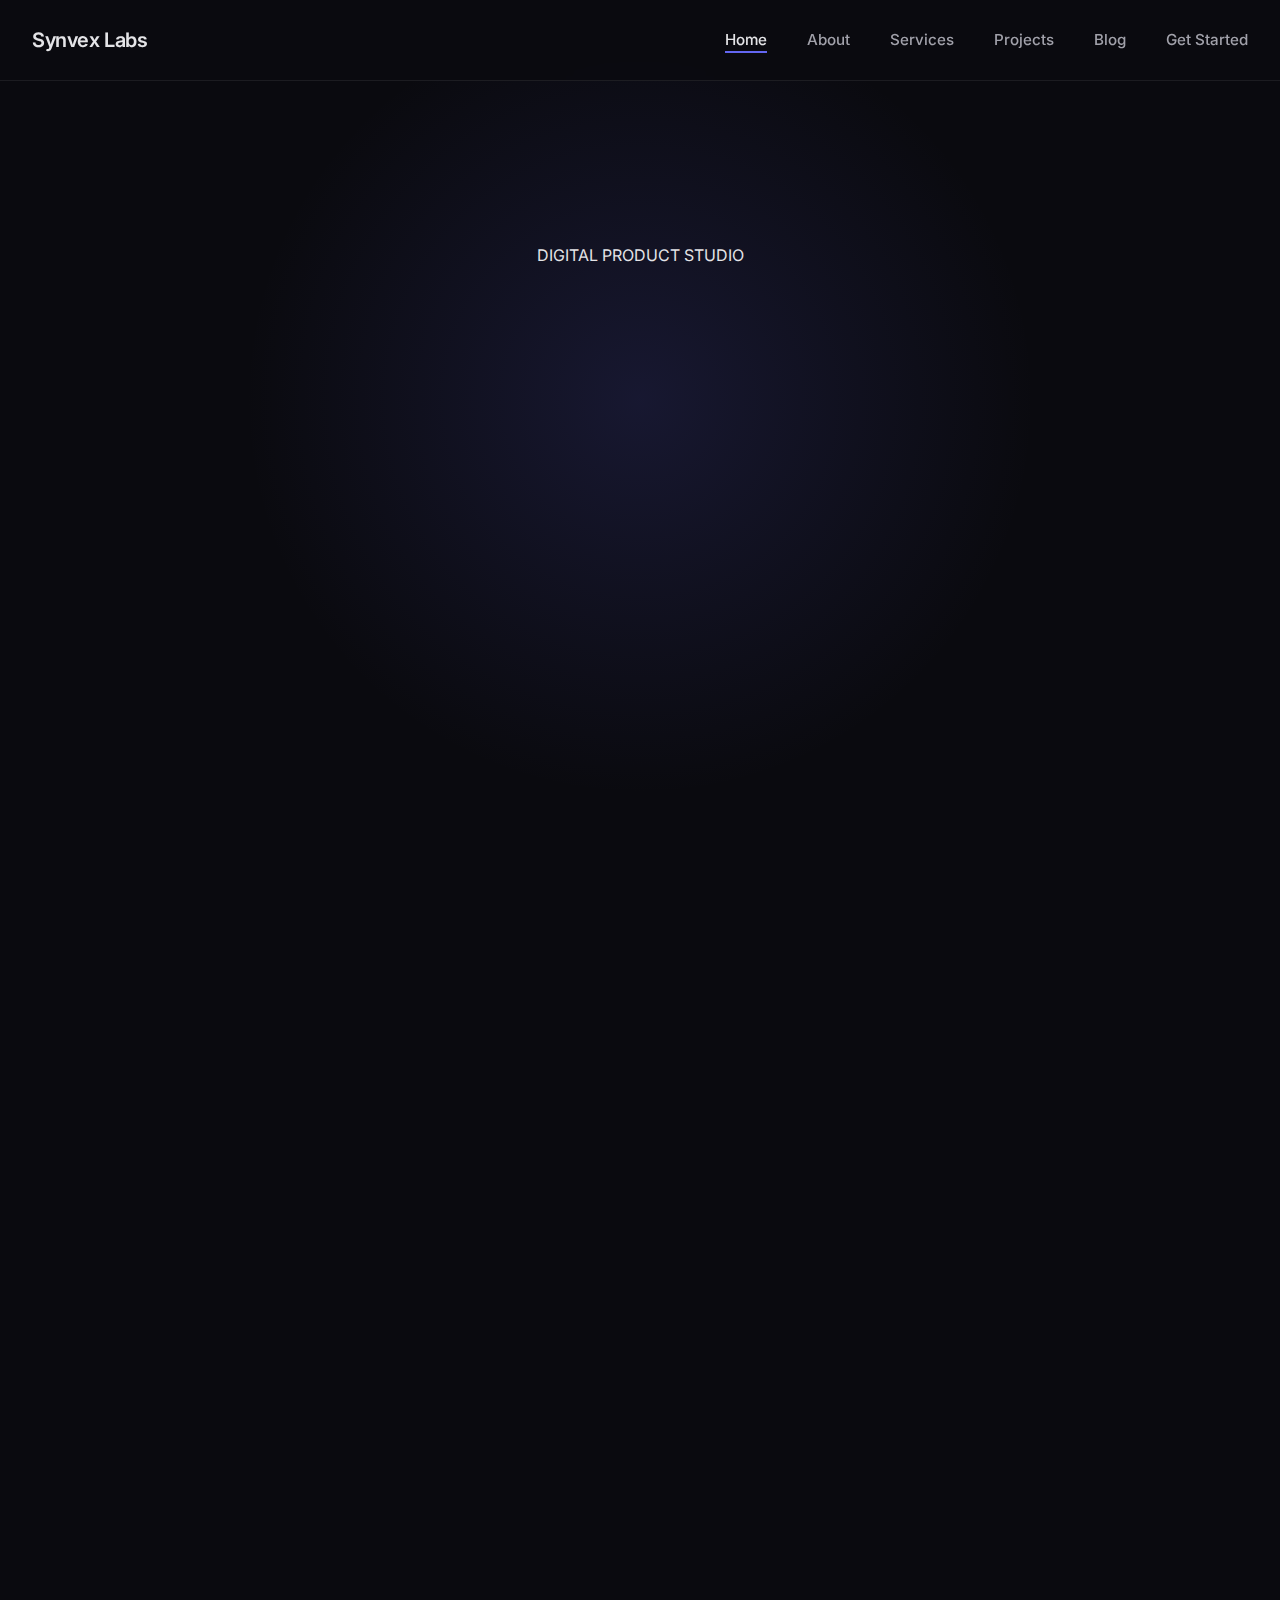
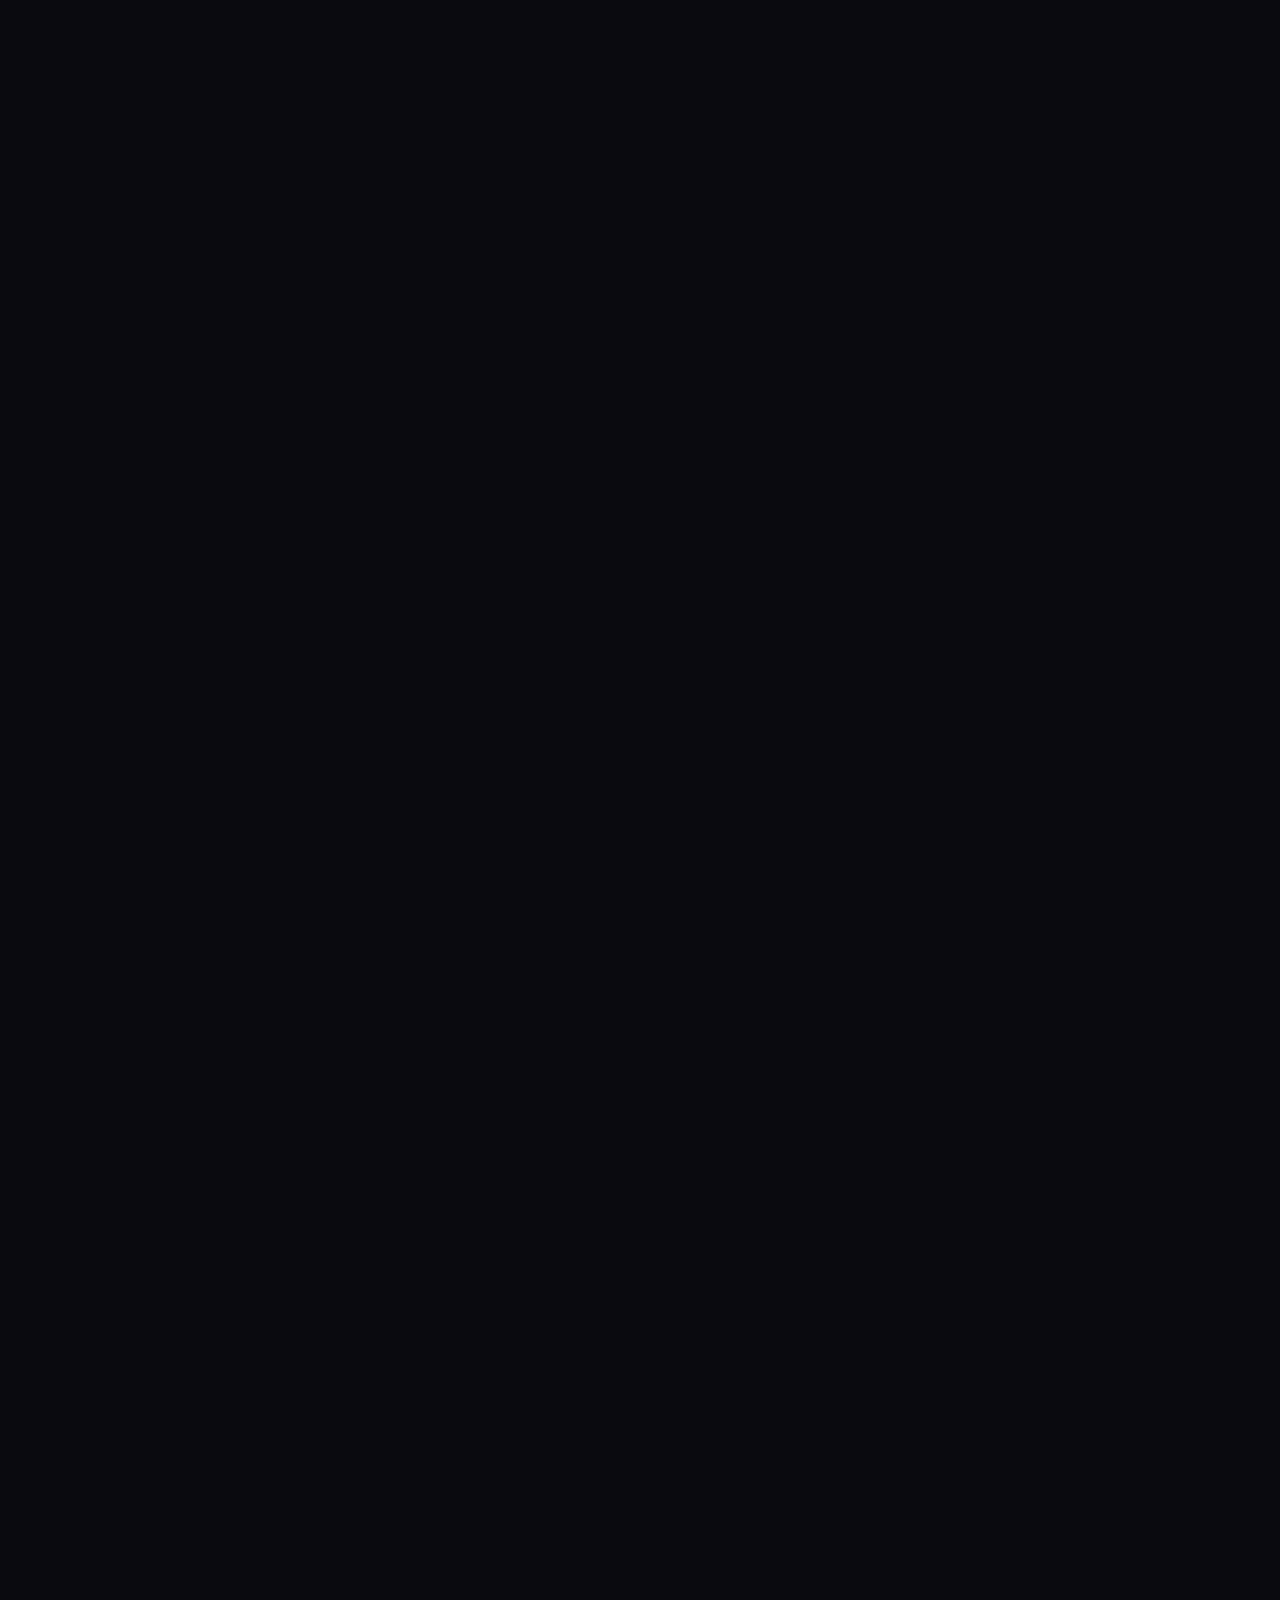
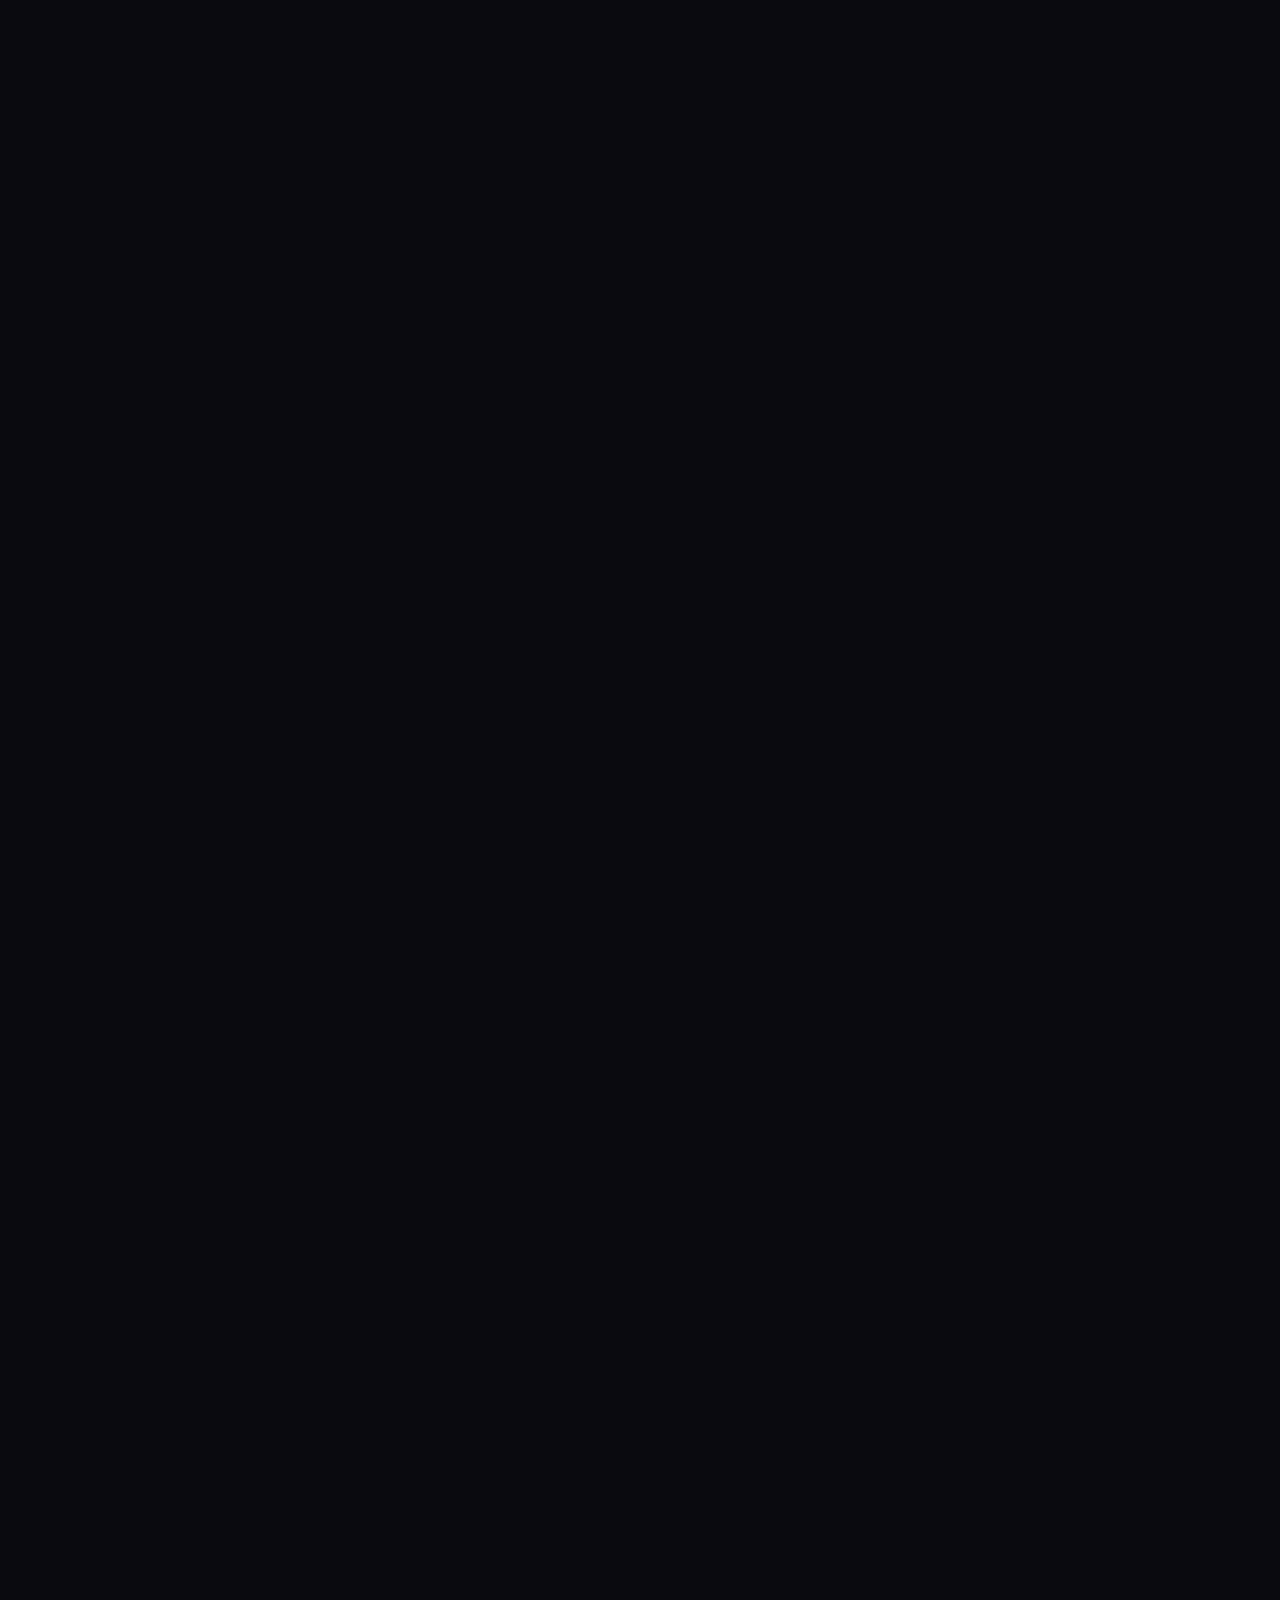
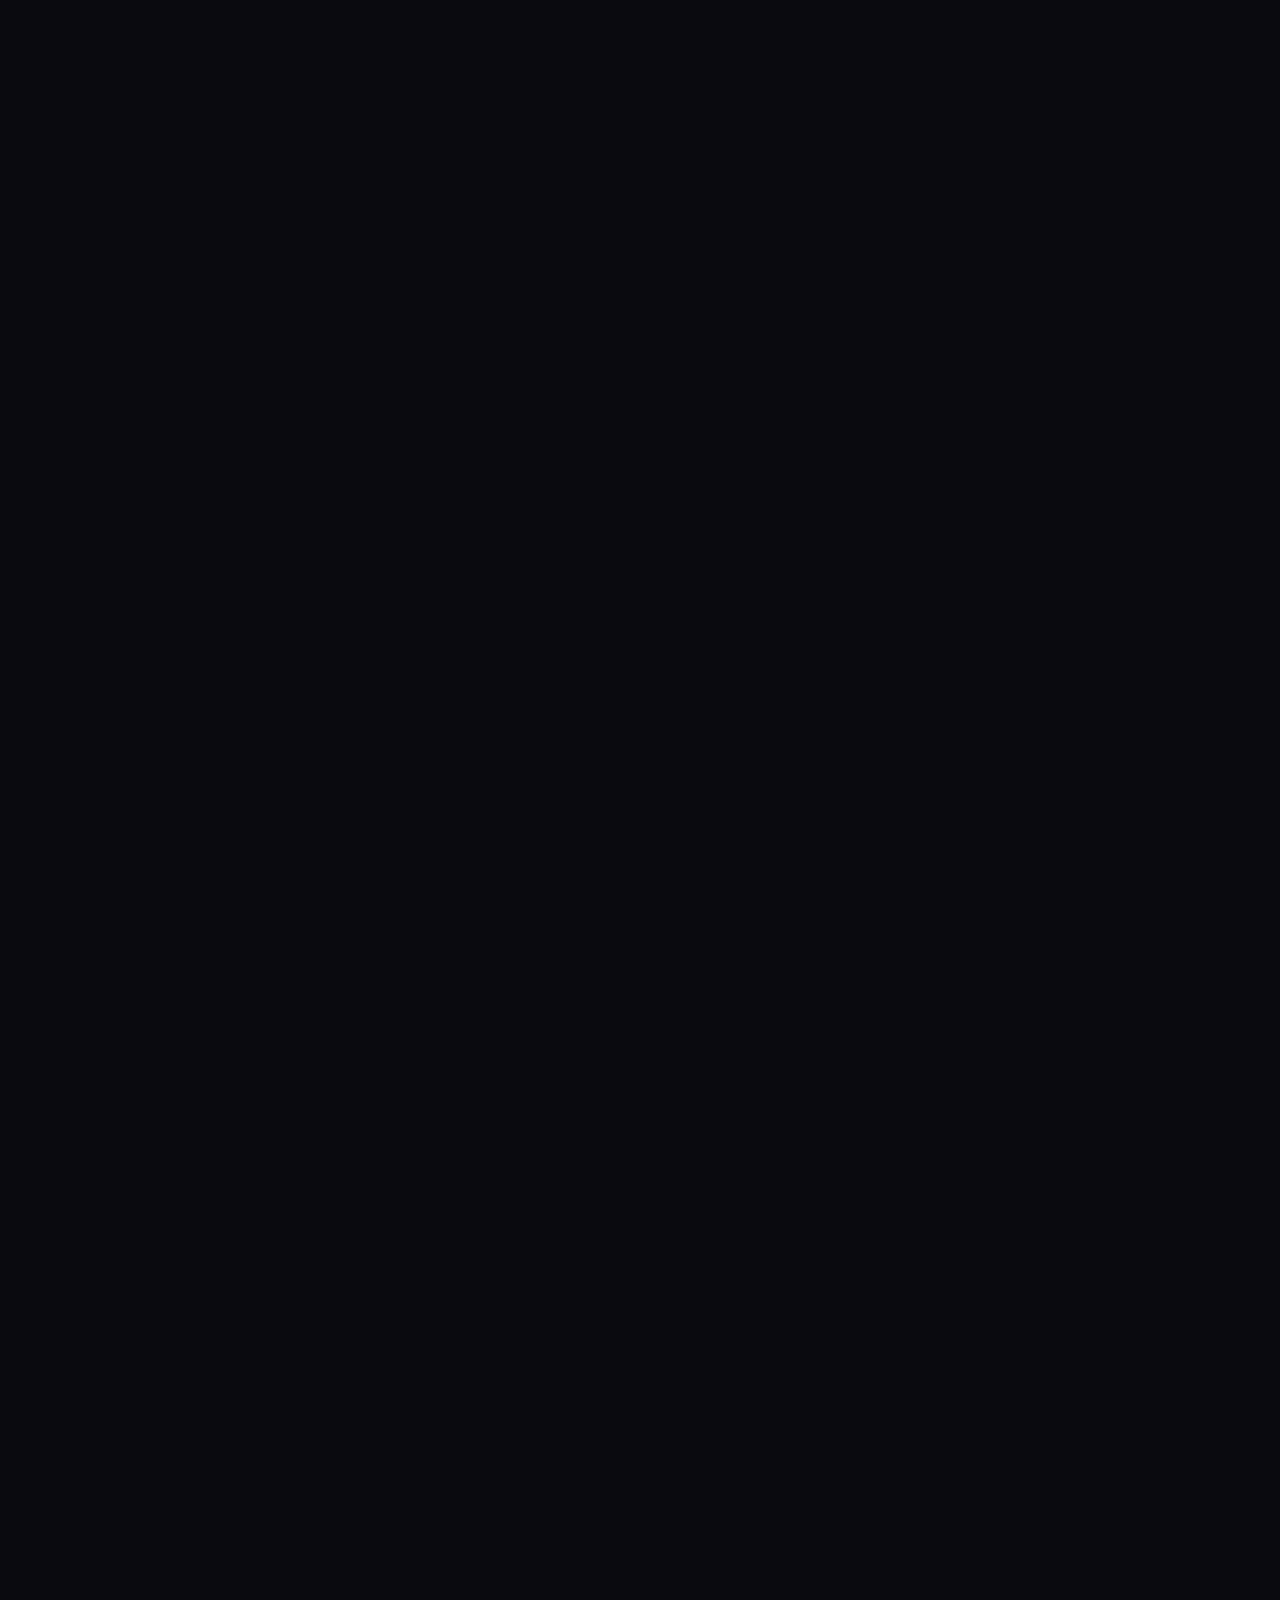
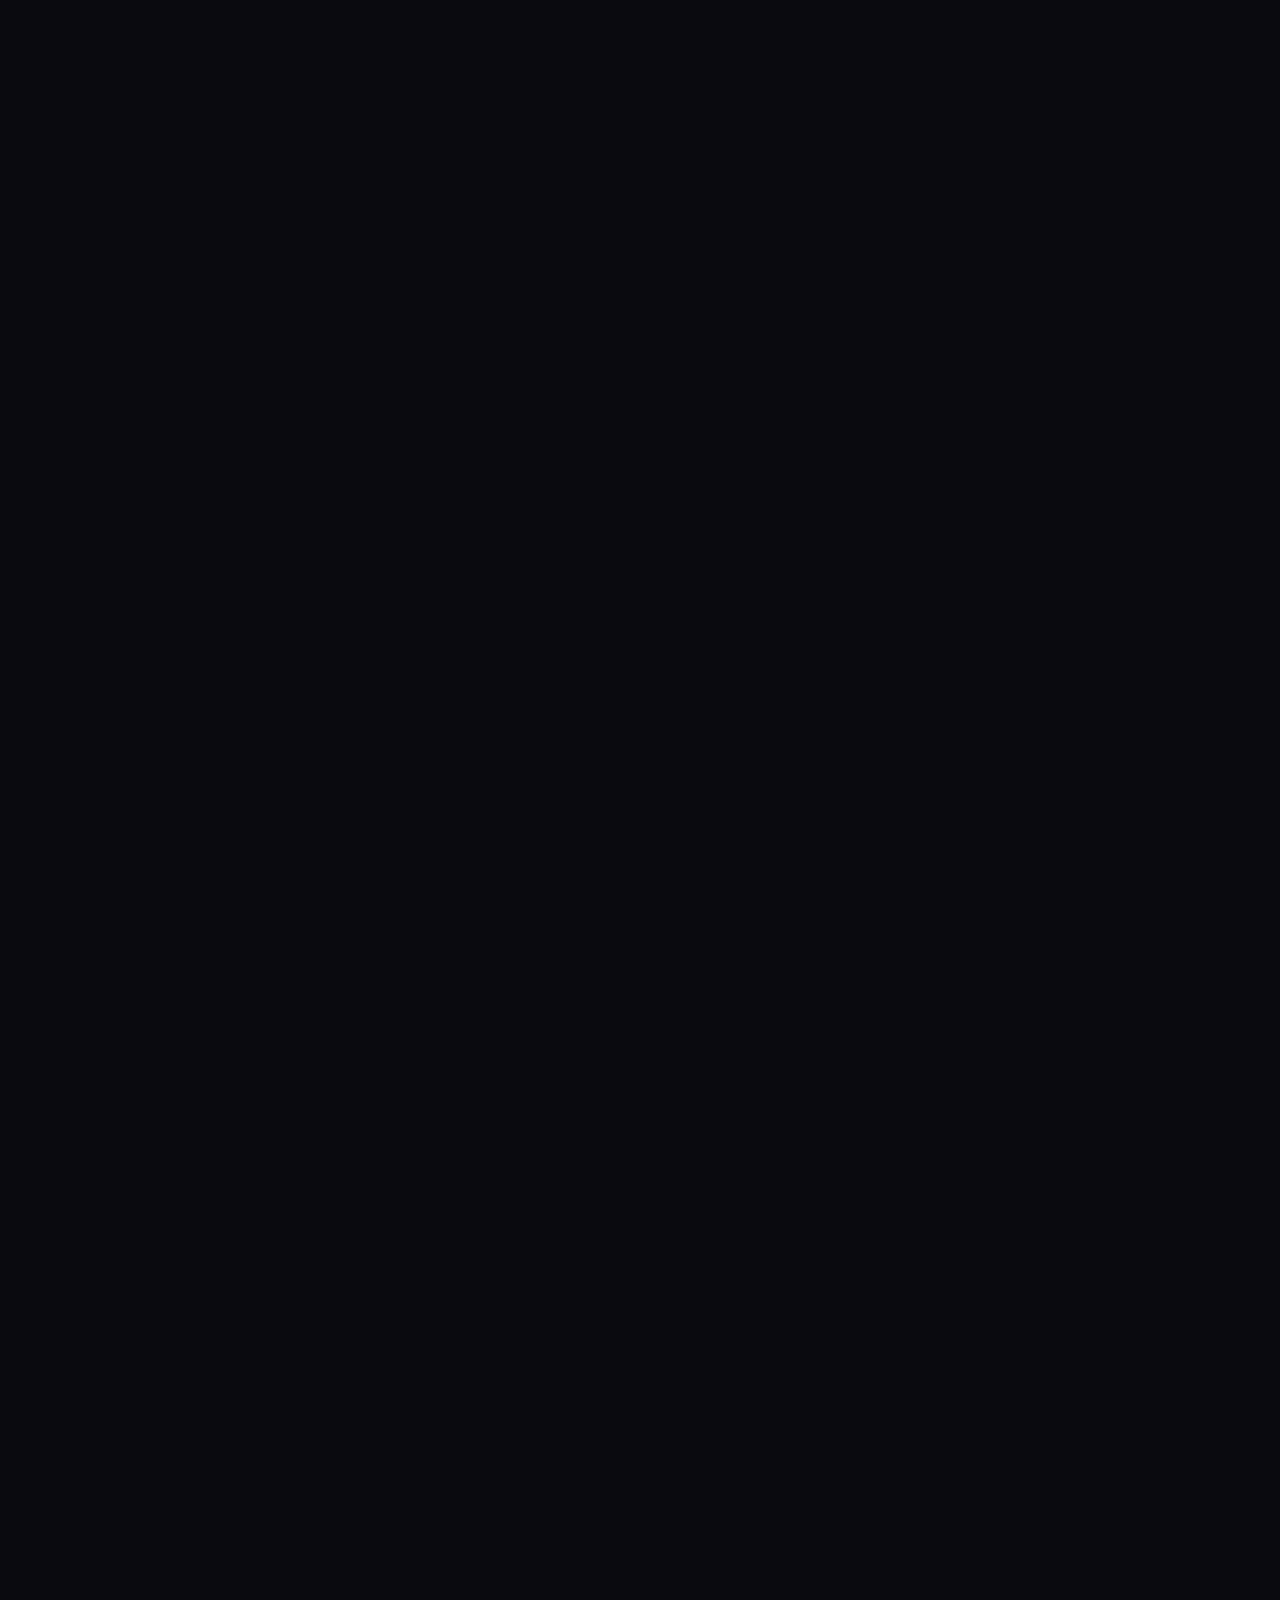
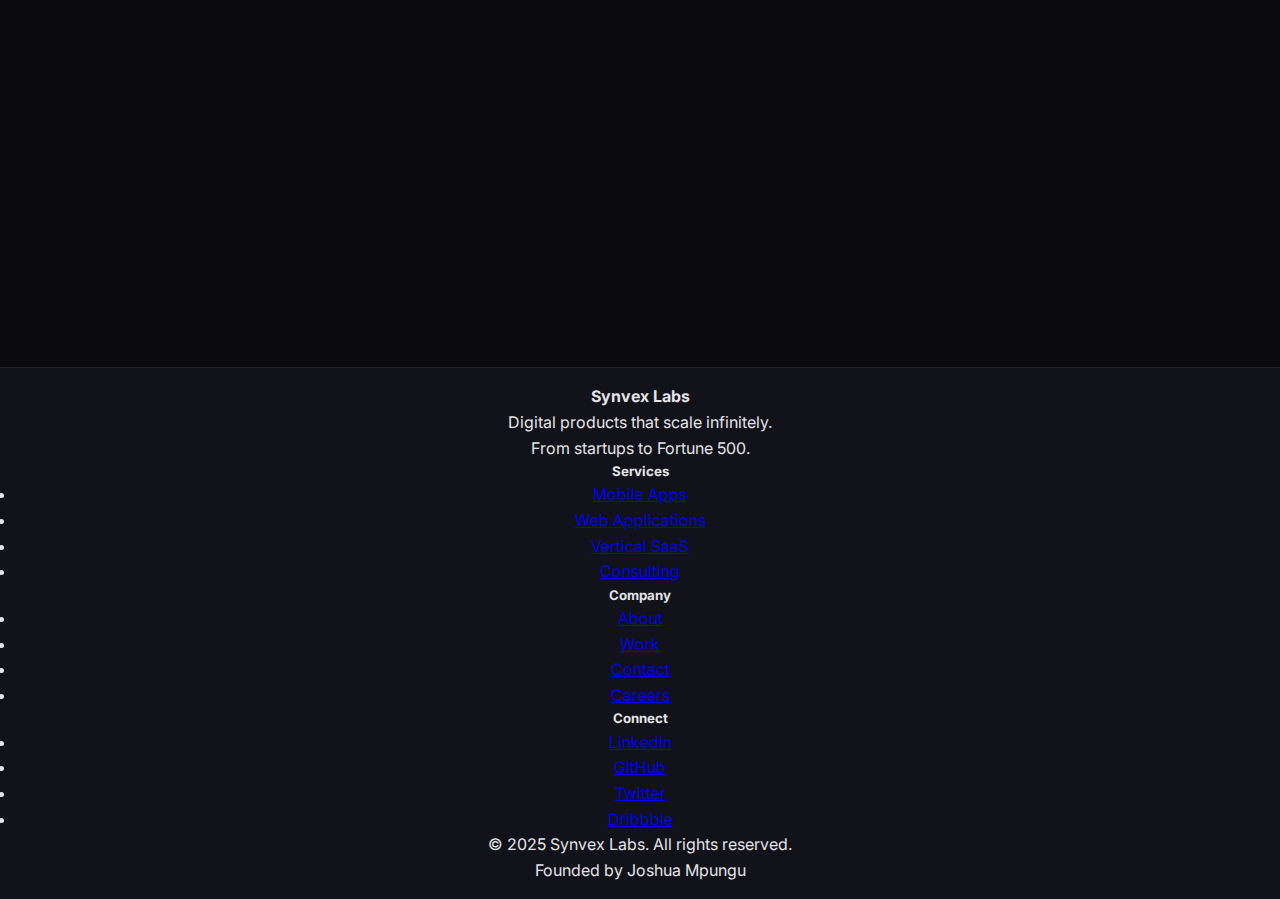
<file: index.html>
<!DOCTYPE html>
<html lang="en">
<head>
    <meta charset="UTF-8">
    <meta name="viewport" content="width=device-width, initial-scale=1.0">
    <title>Synvex Labs - Mobile App & Web Development | Enterprise-Grade Digital Products</title>
    <meta name="description" content="Synvex Labs builds enterprise-grade mobile apps, web applications, and vertical SaaS solutions for startups and Fortune 500 companies. Expert design, clean code, and products that scale infinitely.">
    <meta name="keywords" content="mobile app development, web development, SaaS development, UI/UX design, React Native, enterprise software, digital product studio">
    <link rel="preconnect" href="https://fonts.googleapis.com">
    <link rel="preconnect" href="https://fonts.gstatic.com" crossorigin>
    <link href="https://fonts.googleapis.com/css2?family=Inter:wght@300;400;500;600;700;800&display=swap" rel="stylesheet">
    <link rel="stylesheet" href="styles.css">
    
    <!-- SEO note: Favicon optimized for mobile devices and app stores -->
    <link rel="icon" href="/images/favicon/SLFavicon.ico">
    <link rel="manifest" href="/site.webmanifest">

</head>
<body>
    <!-- Header loaded via JS -->

    <!-- Hero Section -->
    <section class="hero">
        <div class="hero-content">
            <p class="tagline">DIGITAL PRODUCT STUDIO</p>
            <h1>We build products that scale infinitely</h1>
            <p class="subtitle">Synvex Labs partners with startups and Fortune 500 companies to design and develop enterprise-grade mobile apps, web applications, and vertical SaaS platforms. We turn ambitious ideas into production-ready products that handle millions of users.</p>
            <div class="cta-group">
                <a href="projects.html" class="cta-button sparkle-button" aria-label="View our portfolio of mobile and web projects">
                    <!-- Sparkles -->
                    <svg viewBox="0 0 96 96" fill="none" xmlns="http://www.w3.org/2000/svg">
                        <path d="M93.781 51.578C95 50.969 96 49.359 96 48c0-1.375-1-2.969-2.219-3.578 0 0-22.868-1.514-31.781-10.422-8.915-8.91-10.438-31.781-10.438-31.781C50.969 1 49.375 0 48 0s-2.969 1-3.594 2.219c0 0-1.5 22.87-10.406 31.781-8.908 8.913-31.781 10.422-31.781 10.422C1 45.031 0 46.625 0 48c0 1.359 1 2.969 2.219 3.578 0 0 22.873 1.51 31.781 10.422 8.906 8.911 10.406 31.781 10.406 31.781C45.031 95 46.625 96 48 96s2.969-1 3.562-2.219c0 0 1.523-22.871 10.438-31.781 8.913-8.908 31.781-10.422 31.781-10.422Z" fill="#000"/>
                    </svg>
                    <svg viewBox="0 0 96 96" fill="none" xmlns="http://www.w3.org/2000/svg">
                        <path d="M93.781 51.578C95 50.969 96 49.359 96 48c0-1.375-1-2.969-2.219-3.578 0 0-22.868-1.514-31.781-10.422-8.915-8.91-10.438-31.781-10.438-31.781C50.969 1 49.375 0 48 0s-2.969 1-3.594 2.219c0 0-1.5 22.87-10.406 31.781-8.908 8.913-31.781 10.422-31.781 10.422C1 45.031 0 46.625 0 48c0 1.359 1 2.969 2.219 3.578 0 0 22.873 1.51 31.781 10.422 8.906 8.911 10.406 31.781 10.406 31.781C45.031 95 46.625 96 48 96s2.969-1 3.562-2.219c0 0 1.523-22.871 10.438-31.781 8.913-8.908 31.781-10.422 31.781-10.422Z" fill="#000"/>
                    </svg>
                    <svg viewBox="0 0 96 96" fill="none" xmlns="http://www.w3.org/2000/svg">
                        <path d="M93.781 51.578C95 50.969 96 49.359 96 48c0-1.375-1-2.969-2.219-3.578 0 0-22.868-1.514-31.781-10.422-8.915-8.91-10.438-31.781-10.438-31.781C50.969 1 49.375 0 48 0s-2.969 1-3.594 2.219c0 0-1.5 22.87-10.406 31.781-8.908 8.913-31.781 10.422-31.781 10.422C1 45.031 0 46.625 0 48c0 1.359 1 2.969 2.219 3.578 0 0 22.873 1.51 31.781 10.422 8.906 8.911 10.406 31.781 10.406 31.781C45.031 95 46.625 96 48 96s2.969-1 3.562-2.219c0 0 1.523-22.871 10.438-31.781 8.913-8.908 31.781-10.422 31.781-10.422Z" fill="#000"/>
                    </svg>
                    <svg viewBox="0 0 96 96" fill="none" xmlns="http://www.w3.org/2000/svg">
                        <path d="M93.781 51.578C95 50.969 96 49.359 96 48c0-1.375-1-2.969-2.219-3.578 0 0-22.868-1.514-31.781-10.422-8.915-8.91-10.438-31.781-10.438-31.781C50.969 1 49.375 0 48 0s-2.969 1-3.594 2.219c0 0-1.5 22.87-10.406 31.781-8.908 8.913-31.781 10.422-31.781 10.422C1 45.031 0 46.625 0 48c0 1.359 1 2.969 2.219 3.578 0 0 22.873 1.51 31.781 10.422 8.906 8.911 10.406 31.781 10.406 31.781C45.031 95 46.625 96 48 96s2.969-1 3.562-2.219c0 0 1.523-22.871 10.438-31.781 8.913-8.908 31.781-10.422 31.781-10.422Z" fill="#000"/>
                    </svg>
                    <svg viewBox="0 0 96 96" fill="none" xmlns="http://www.w3.org/2000/svg">
                        <path d="M93.781 51.578C95 50.969 96 49.359 96 48c0-1.375-1-2.969-2.219-3.578 0 0-22.868-1.514-31.781-10.422-8.915-8.91-10.438-31.781-10.438-31.781C50.969 1 49.375 0 48 0s-2.969 1-3.594 2.219c0 0-1.5 22.87-10.406 31.781-8.908 8.913-31.781 10.422-31.781 10.422C1 45.031 0 46.625 0 48c0 1.359 1 2.969 2.219 3.578 0 0 22.873 1.51 31.781 10.422 8.906 8.911 10.406 31.781 10.406 31.781C45.031 95 46.625 96 48 96s2.969-1 3.562-2.219c0 0 1.523-22.871 10.438-31.781 8.913-8.908 31.781-10.422 31.781-10.422Z" fill="#000"/>
                    </svg>
                    <span>View Our Work</span>
                    <span aria-hidden="true">View Our Work</span>
                </a>
                <a href="contact.html" class="cta-button secondary">Start a Project</a>
            </div>
        </div>
    </section>

    <!-- Testimonials -->
    <section class="testimonials fade-in">
        <p class="tagline">CLIENT FEEDBACK</p>
        <h2>Trusted by Companies Building the Future</h2>
        <p class="section-subtitle">Here's what our clients say about working with Synvex Labs.</p>
        
        <div class="testimonials-grid">
            <div class="testimonial-card">
                <div class="testimonial-stars">★★★★★</div>
                <p class="testimonial-text">"Synvex Labs delivered our website ahead of schedule with exceptional attention to detail. Their technical expertise and design sensibility transformed our vision into reality. The site performs flawlessly and has significantly improved our user engagement."</p>
                <div class="testimonial-author">
                    <div class="author-info">
                        <h4>Katafrica</h4>
                        <p>katafrica.com</p>
                    </div>
                </div>
            </div>

            <div class="testimonial-card placeholder">
                <div class="testimonial-stars">★★★★★</div>
                <p class="testimonial-text">"Working with Synvex Labs was a game-changer for our startup. They understood our needs and delivered a product that exceeded expectations."</p>
                <div class="testimonial-author">
                    <div class="author-info">
                    </div>
                </div>
            </div>

            <div class="testimonial-card placeholder">
                <div class="testimonial-stars">★★★★★</div>
                <p class="testimonial-text">"The team at Synvex Labs brought technical excellence and creative vision to our project. Highly recommend for any serious digital product development."</p>
                <div class="testimonial-author">
                    <div class="author-info">
                    </div>
                </div>
            </div>
        </div>
    </section>

    <!-- Services Overview -->
    <section class="services-preview fade-in">
        <p class="tagline">WHAT WE DO</p>
        <h2>Solutions Built to Scale</h2>
        <p class="section-subtitle">From MVP to enterprise. We build digital products that grow with you.</p>
        
        <div class="services-grid">
            <div class="service-card">
                <div class="service-icon">📱</div>
                <h3>Mobile Applications</h3>
                <p>Native iOS and Android apps built for performance, scalability, and exceptional user experience.</p>
                <ul class="service-list">
                    <li>React Native & Swift</li>
                    <li>Cross-platform solutions</li>
                    <li>App Store optimization</li>
                </ul>
            </div>

            <div class="service-card">
                <div class="service-icon">🌐</div>
                <h3>Web Applications</h3>
                <p>Scalable web platforms that handle millions of users with modern, responsive interfaces.</p>
                <ul class="service-list">
                    <li>React & Next.js</li>
                    <li>Real-time dashboards</li>
                    <li>Progressive web apps</li>
                </ul>
            </div>

            <div class="service-card">
                <div class="service-icon">⚡</div>
                <h3>Vertical SaaS</h3>
                <p>Industry-specific software solutions designed to scale infinitely with automated workflows.</p>
                <ul class="service-list">
                    <li>Multi-tenant architecture</li>
                    <li>API-first design</li>
                    <li>Automated workflows</li>
                </ul>
            </div>
        </div>
        
        <div class="section-cta">
            <a href="services.html" class="text-link">Explore all services →</a>
        </div>
    </section>

    <!-- Featured Projects -->
    <section class="featured-work fade-in">
        <p class="tagline">CASE STUDIES</p>
        <h2>Recent Work</h2>
        <p class="section-subtitle">Real projects. Real results. See how we help companies scale.</p>
        
        <div class="grid">
            <!-- SEO note: Image filenames and alt text optimized for Google Images -->
            <a href="projects.html" class="grid-item">
                <div class="project-preview-image" style="background: linear-gradient(135deg, #667eea 0%, #764ba2 100%);">
                    <!-- SEO note: Compress to WebP for production -->
                    <img src="images/Planner-App-dark-mode.png" 
                         alt="Planner mobile app dark mode dashboard showing daily task view and habit tracking interface"
                         width="400"
                         height="300"
                         loading="lazy">
                </div>
                <div class="grid-item-content">
                    <span class="project-category">Mobile App</span>
                    <h3>Planner</h3>
                    <p class="project-description">Task management app scaling to 100K+ users with 4.8★ rating</p>
                </div>
            </a>
            
            <a href="projects.html" class="grid-item">
                <div class="project-preview-image" style="background: linear-gradient(135deg, #f093fb 0%, #f5576c 100%);">
                    <!-- SEO note: Compress to WebP for production -->
                    <img src="images/GoldenChef-App-Icon.png" 
                         alt="Recipe app showing meal planner interface with dark theme and professional chef menu management"
                         width="400"
                         height="300"
                         loading="lazy">
                </div>
                <div class="grid-item-content">
                    <span class="project-category">Mobile App</span>
                    <h3>Golden Chef</h3>
                    <p class="project-description">Recipe platform serving 50K+ monthly active users</p>
                </div>
            </a>
        </div>
        
        <div class="section-cta">
            <a href="projects.html" class="cta-button secondary">View All Projects</a>
        </div>
    </section>

    <!-- HOME BLOG/INSIGHTS SECTION -->
    <section class="home-blog fade-in">
        <p class="tagline">LATEST INSIGHTS</p>
        <h2>From the Lab</h2>
        <p class="section-subtitle">Thoughts on building products, design systems, and what makes software feel right.</p>
        
        <div class="blog-grid">
            <article class="blog-card">
                <a href="/blog/dark-mode-mobile-apps-design-patterns.html" class="blog-card-link">
                    <!-- SEO note: Compress to WebP for production -->
                    <div class="blog-thumbnail">
                        <img src="images/blogImages/blog-dark-mode-design-patterns.png" 
                             alt="Dark mode mobile app interface comparison showing contrast ratios and color palette choices"
                             width="600"
                             height="400"
                             loading="lazy">
                    </div>
                    <div class="blog-content">
                        <span class="blog-category">Case Study</span>
                        <h3>Designing dark-mode dashboards that don't feel heavy</h3>
                        <p>Why most dark themes fail at contrast, and how we built a system that actually works across mobile and web without compromising readability.</p>
                        <div class="blog-meta">
                            <time datetime="2025-01-15">Jan 15, 2025</time>
                            <span class="read-time">6 min read</span>
                        </div>
                    </div>
                </a>
            </article>

            <article class="blog-card">
                <a href="/blog/habit-tracker-app-retention-design.html" class="blog-card-link">
                    <!-- SEO note: Compress to WebP for production -->
                    <div class="blog-thumbnail">
                        <img src="images/Planner LightMode.png" 
                             alt="Mobile habit tracker app showing notification strategy and user engagement metrics dashboard"
                             width="600"
                             height="400"
                             loading="lazy">
                    </div>
                    <div class="blog-content">
                        <span class="blog-category">Process</span>
                        <h3>What I learned building a habit tracker that people actually use</h3>
                        <p>Smart notifications, no guilt trips, and why showing less data led to higher retention. Lessons from shipping Planner to 100K+ users.</p>
                        <div class="blog-meta">
                            <time datetime="2025-01-08">Jan 8, 2025</time>
                            <span class="read-time">8 min read</span>
                        </div>
                    </div>
                </a>
            </article>

            <article class="blog-card">
                <a href="/blog/react-native-performance-optimization.html" class="blog-card-link">
                    <!-- SEO note: Compress to WebP for production -->
                    <div class="blog-thumbnail">
                        <img src="images/blogImages/blog-react-native-performance.png" 
                             alt="React Native performance profiling showing FPS metrics and JavaScript bridge optimization techniques"
                             width="600"
                             height="400"
                             loading="lazy">
                    </div>
                    <div class="blog-content">
                        <span class="blog-category">UX Notes</span>
                        <h3>The 60fps rule: Why performance is a design problem</h3>
                        <p>How we optimized a React Native app from 30fps to consistent 60fps by treating animation performance as a core design constraint, not an afterthought.</p>
                        <div class="blog-meta">
                            <time datetime="2024-12-20">Dec 20, 2024</time>
                            <span class="read-time">5 min read</span>
                        </div>
                    </div>
                </a>
            </article>

            <article class="blog-card">
                <a href="/blog/progressive-web-app-architecture.html" class="blog-card-link">
                    <!-- SEO note: Compress to WebP for production -->
                    <div class="blog-thumbnail">
                        <img src="images/blogImages/blog-pwa-architecture.jpg" 
                             alt="Progressive web app architecture diagram showing service worker caching strategy and offline functionality"
                             width="600"
                             height="400"
                             loading="lazy">
                    </div>
                    <div class="blog-content">
                        <span class="blog-category">Technical</span>
                        <h3>Building PWAs that feel native without the overhead</h3>
                        <p>Service workers, smart caching strategies, and the architecture decisions that let us ship a web app that works offline and installs like native.</p>
                        <div class="blog-meta">
                            <time datetime="2024-12-12">Dec 12, 2024</time>
                            <span class="read-time">10 min read</span>
                        </div>
                    </div>
                </a>
            </article>
        </div>
    </section>
    <!--END OF HOME BLOG/INSIGHTS SECTION-->


    <!-- SOCIAL MEDIA-READY SNIPPETS SECTION -->
    <section class="content-snippets fade-in">
        <p class="tagline">BUILD NOTES</p>
        <h2>Quick Ideas</h2>
        <p class="section-subtitle">Small insights that don't need a full article. Designed for sharing.</p>
        
        <div class="snippets-grid">
            <div class="snippet-card">
                <span class="snippet-label">Tip</span>
                <p class="snippet-text">Your app's first impression happens before the user even taps. Loading states, skeleton screens, and perceived performance matter more than actual milliseconds.</p>
                <a href="https://linkedin.com/in/joshuampungu" class="snippet-source" target="_blank" rel="noopener noreferrer">→ LinkedIn</a>
            </div>

            <div class="snippet-card">
                <span class="snippet-label">Opinion</span>
                <p class="snippet-text">Stop adding features to fix retention. Start removing friction. Every extra tap, every unnecessary input field, every confusing modal is a reason for users to leave.</p>
                <a href="https://x.com/synvexlabs" class="snippet-source" target="_blank" rel="noopener noreferrer">→ X / Twitter</a>
            </div>

            <div class="snippet-card">
                <span class="snippet-label">Behind the Scenes</span>
                <p class="snippet-text">We test every mobile UI on actual devices, not just simulators. Haptic feedback, real bezels, true color accuracy—you can't fake the physical experience.</p>
                <a href="https://instagram.com/synvexlabs" class="snippet-source" target="_blank" rel="noopener noreferrer">→ Instagram</a>
            </div>

            <div class="snippet-card">
                <span class="snippet-label">Design Pattern</span>
                <p class="snippet-text">Bottom sheets > Full modals for mobile. Keep users oriented, maintain context, and make it easier to dismiss. Small UX detail, massive impact on flow.</p>
                <a href="https://linkedin.com/in/joshuampungu" class="snippet-source" target="_blank" rel="noopener noreferrer">→ LinkedIn</a>
            </div>

            <div class="snippet-card">
                <span class="snippet-label">Performance</span>
                <p class="snippet-text">If your React Native app stutters during animations, you're probably doing too much on the JavaScript thread. Move it to native or optimize the bridge calls.</p>
                <a href="https://github.com/ST10484166" class="snippet-source" target="_blank" rel="noopener noreferrer">→ GitHub</a>
            </div>

            <div class="snippet-card">
                <span class="snippet-label">Principle</span>
                <p class="snippet-text">Good motion design is invisible. Users shouldn't notice your animations—they should just feel that the app responds naturally to their touch.</p>
                <a href="https://behance.net/joshuaMpungu" class="snippet-source" target="_blank" rel="noopener noreferrer">→ Behance</a>
            </div>

            <div class="snippet-card">
                <span class="snippet-label">Dev Tool</span>
                <p class="snippet-text">Use layout shift metrics during QA. If elements jump around while loading, you're training users not to trust your interface. Fix it before launch.</p>
                <a href="https://x.com/synvexlabs" class="snippet-source" target="_blank" rel="noopener noreferrer">→ X / Twitter</a>
            </div>

            <div class="snippet-card">
                <span class="snippet-label">Strategy</span>
                <p class="snippet-text">Ship fast, but ship complete experiences. Half-built features train users to expect incompleteness. Better to launch fewer things that actually work.</p>
                <a href="https://linkedin.com/in/joshuampungu" class="snippet-source" target="_blank" rel="noopener noreferrer">→ LinkedIn</a>
            </div>
        </div>
    </section>
    <!--END OF SOCIAL MEDIA-READY SNIPPETS SECTION-->

<!-- Trusted By Section -->
    <section class="trusted-by-section fade-in">
        <p class="trusted-tagline">TRUSTED BY</p>
        <div class="trusted-companies">
            <div class="company-logo-item coming-soon">
                <div class="company-logo-container placeholder">
                    <span class="placeholder-icon">🚀</span>
                </div>
                <span class="company-name">Your Company</span>
            </div>
        </div>
        <p class="trusted-tagline">...hopefully</p>
    </section>

    <!-- Process Section -->
    <section class="process-section fade-in">
        <p class="tagline">OUR APPROACH</p>
        <h2>How We Work</h2>
        <p class="section-subtitle">A proven methodology that delivers results every time.</p>
        
        <div class="process-steps">
            <div class="process-step">
                <div class="step-number">01</div>
                <h3>Discovery</h3>
                <p>We analyze your business needs, target audience, and technical requirements to create a solid foundation.</p>
            </div>
            
            <div class="process-step">
                <div class="step-number">02</div>
                <h3>Design & Planning</h3>
                <p>Wireframes, prototypes, and technical architecture planning ensure we're aligned before development begins.</p>
            </div>
            
            <div class="process-step">
                <div class="step-number">03</div>
                <h3>Development</h3>
                <p>Agile development with weekly updates and demos keeps you informed and involved throughout the build.</p>
            </div>
            
            <div class="process-step">
                <div class="step-number">04</div>
                <h3>Launch & Scale</h3>
                <p>Deployment, monitoring, and continuous optimization ensure your product performs at peak efficiency.</p>
            </div>
        </div>
    </section>

    <!-- Home CTA -->
    <section class="home-cta fade-in">
        <div class="cta-content">
            <h2>Ready to build something great?</h2>
            <p>Let's discuss how Synvex Labs can help scale your digital product. Whether you're launching an MVP or scaling to millions of users, we bring the expertise to make it happen.</p>
            <a href="contact.html" class="cta-button primary-large">Start Your Project</a>
            <p class="cta-note">We look forward to building with you!</p>
        </div>
    </section>

    <!-- Footer loaded via JS -->
    
    <script src="script.js"></script>
</body>
</html>
</file>
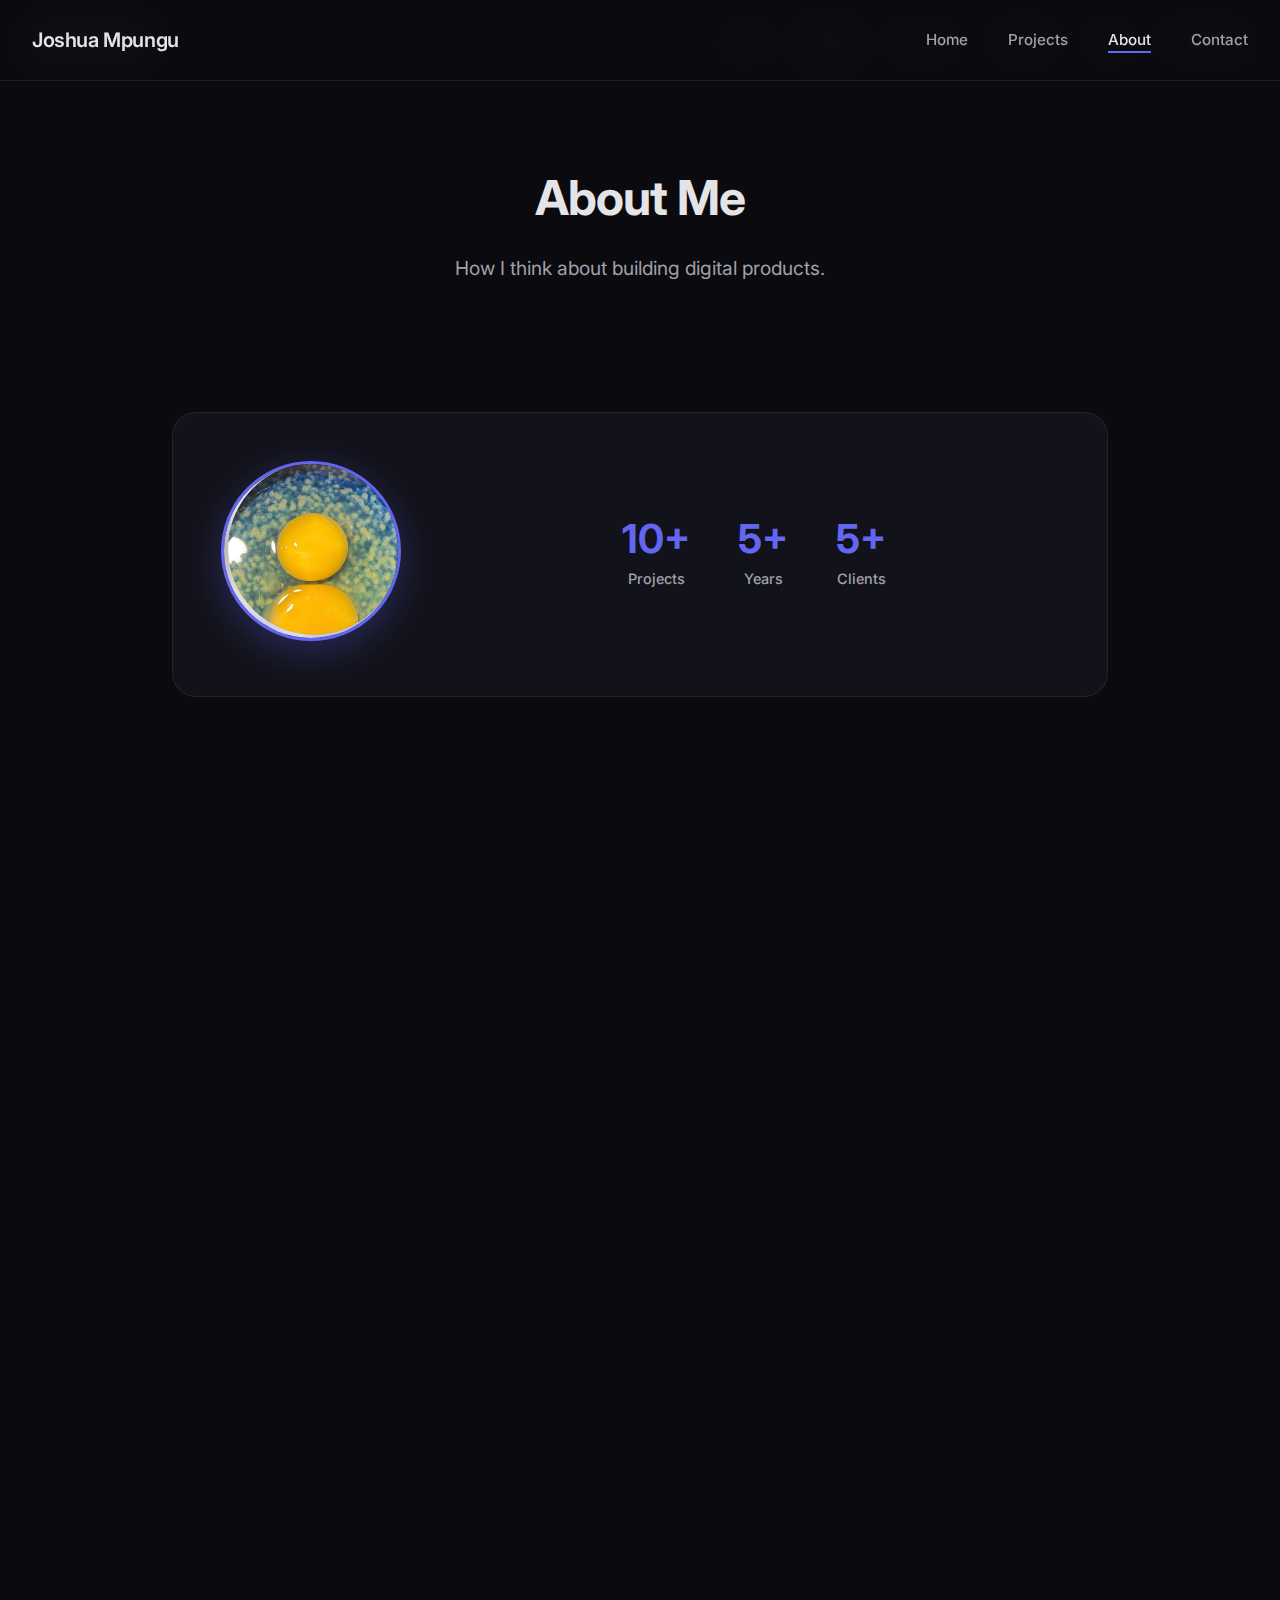
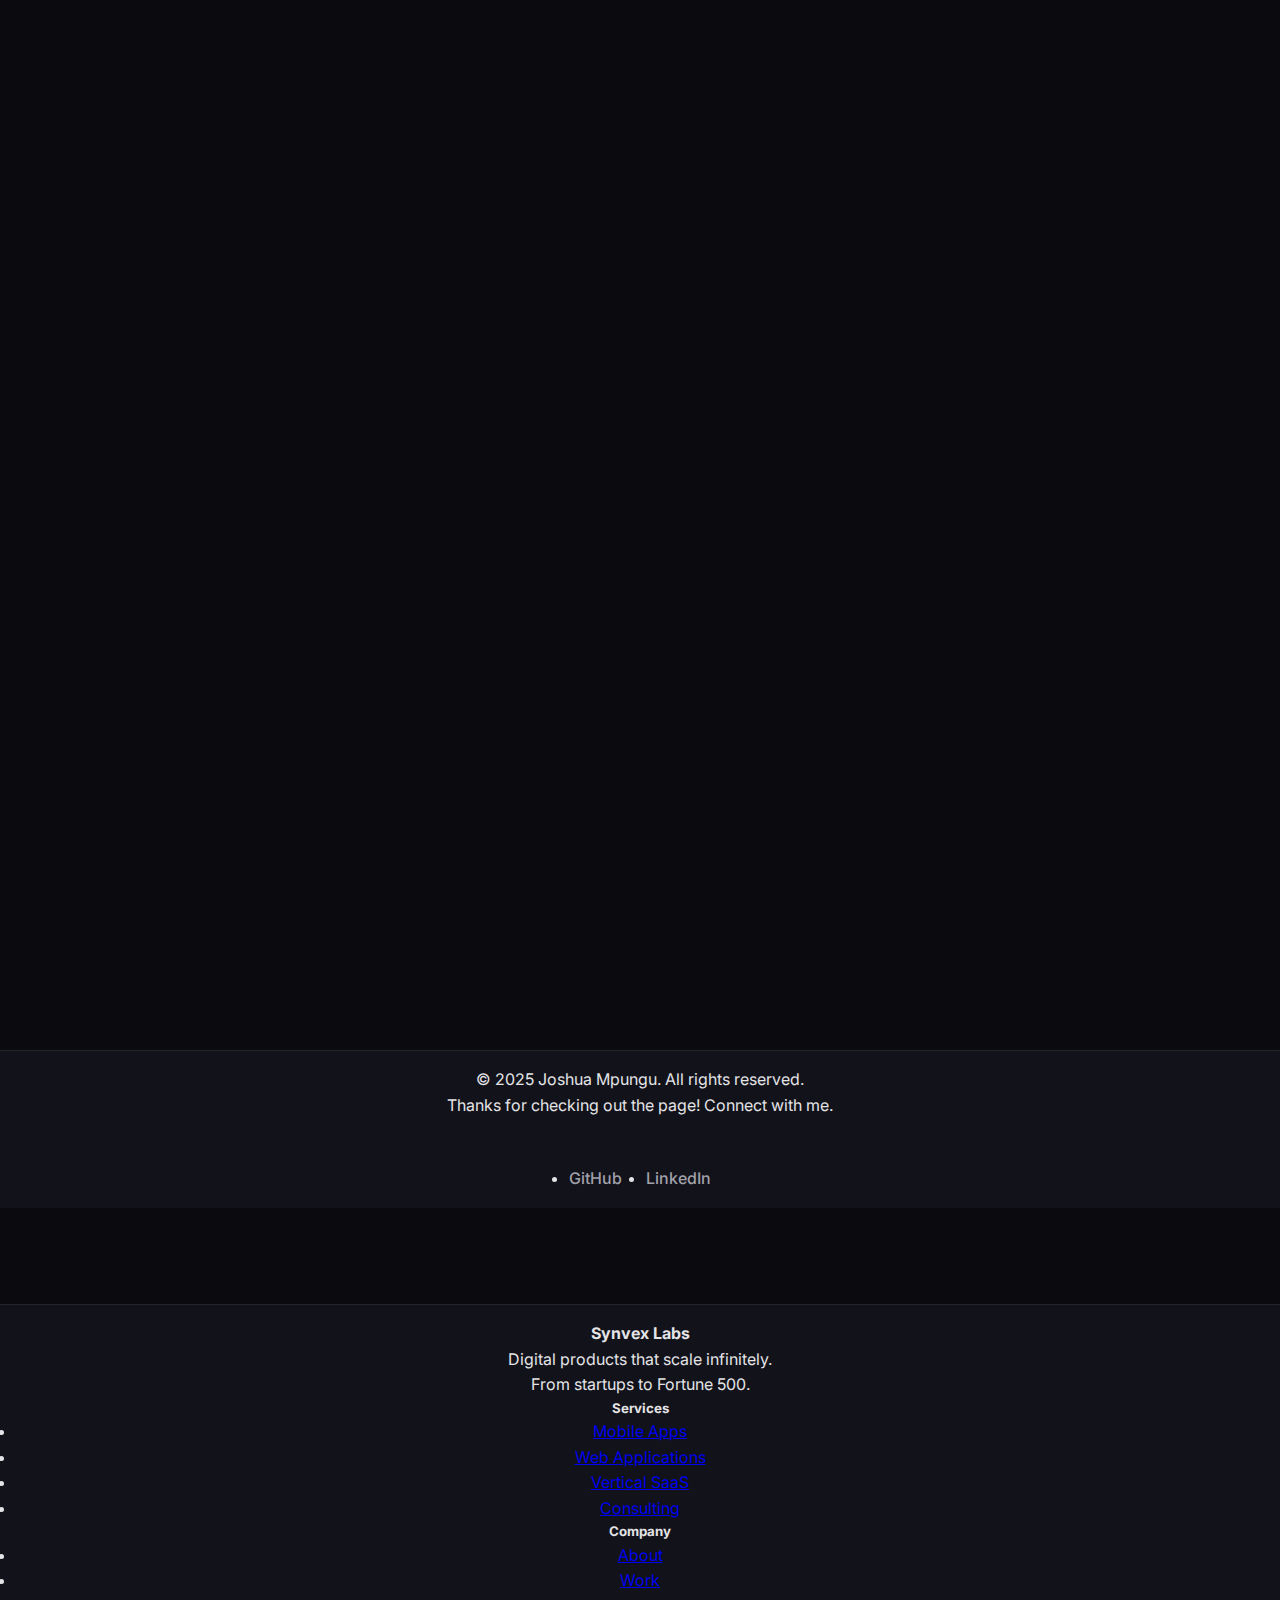
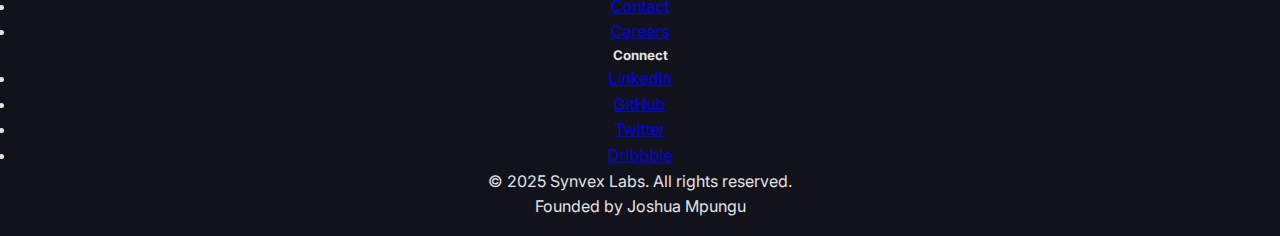
<file: about.html>
<!DOCTYPE html>
<html lang="en">
<head>
    <meta charset="UTF-8">
    <meta name="viewport" content="width=device-width, initial-scale=1.0">
    <title>About - Joshua Mpungu</title>
    <meta name="description" content="Learn about Joshua Mpungu's approach to design and development, and how he thinks about building digital products.">
    <link rel="preconnect" href="https://fonts.googleapis.com">
    <link rel="preconnect" href="https://fonts.gstatic.com" crossorigin>
    <link href="https://fonts.googleapis.com/css2?family=Inter:wght@300;400;500;600;700&display=swap" rel="stylesheet">
    <link rel="stylesheet" href="styles.css">
</head>
<body>
    <!-- Navigation -->
    <nav>
        <div class="container">
            <a href="index.html" class="logo">Joshua Mpungu</a>
            <ul>
                <li><a href="index.html" class="nav-link">Home</a></li>
                <li><a href="projects.html" class="nav-link">Projects</a></li>
                <li><a href="about.html" class="nav-link active">About</a></li>
                <li><a href="contact.html" class="nav-link">Contact</a></li>
            </ul>
        </div>
    </nav>

    <!-- Page Header -->
    <div class="page-header">
        <h2>About Me</h2>
        <p class="section-subtitle">How I think about building digital products.</p>
    </div>

    <!-- About Hero Section -->
<div class="about-hero">
    <div class="profile-card">
        <div class="profile-image">
            <img src="images/eggyPfp.jpg" alt="Joshua Mpungu">
        </div>
        <div class="profile-stats">
            <div class="stat">
                <span class="stat-number">10+</span>
                <span class="stat-label">Projects</span>
            </div>
            <div class="stat">
                <span class="stat-number">5+</span>
                <span class="stat-label">Years</span>
            </div>
            <div class="stat">
                <span class="stat-number">5+</span>
                <span class="stat-label">Clients</span>
            </div>
        </div>
    </div>
</div>

    <!-- About Content -->
    <div class="about-content fade-in">
        <p><strong>I believe good design is invisible.</strong> The best interfaces don't announce themselves—they guide users naturally, anticipate their needs, and get out of the way when the work is done.</p>

        <p>My approach combines visual design with technical implementation. I don't just create mockups and hand them off—I build them, refine them in code, and ensure every interaction feels intentional. This means thinking about performance, accessibility, and edge cases from the start, not as afterthoughts.</p>

        <p><strong>Every project should solve a real problem.</strong> I'm drawn to work that simplifies complexity, whether that's streamlining a workflow, making data more understandable, or removing unnecessary friction from everyday tasks.</p>

        <p>I work primarily with modern web technologies and native mobile frameworks, but the tools are secondary to the outcome. What matters is creating something that feels cohesive, performs well, and respects the user's time and attention.</p>

        <p>When I'm not designing or coding, I'm studying what makes interfaces feel natural—whether that's in apps, games, or physical products. The best ideas often come from unexpected places.</p>

        <!-- Timeline -->
<div class="timeline fade-in">
    <h3>Journey</h3>
    <div class="timeline-item">
        <div class="timeline-dot"></div>
        <div class="timeline-content">
            <span class="timeline-year">2020</span>
            <h4>Started coding</h4>
            <p>Began taking on side projects while studying.</p>
        </div>
    </div>
    <div class="timeline-item">
        <div class="timeline-dot"></div>
        <div class="timeline-content">
            <span class="timeline-year">2022</span>
            <h4>First program</h4>
            <p>Released my first web-based app, reaching 500 visits in the first month.</p>
        </div>
    </div>
    <div class="timeline-item">
        <div class="timeline-dot"></div>
        <div class="timeline-content">
            <span class="timeline-year">2024</span>
            <h4>Graduated</h4>
            <p>Graduated school and took my studies further, enhancing my ability to code and problem solve.</p>
        </div>
    </div>
</div>

    </div>



    <!-- Skills Section -->
<div class="skills-section fade-in">
  <h3>Tools & Technologies</h3>

  <div class="skills-marquee">
    <div class="skills-track">
      <span class="skill-pill">React</span>
      <span class="skill-pill">React Native</span>
      <span class="skill-pill">TypeScript</span>
      <span class="skill-pill">Java</span>
      <span class="skill-pill">Figma</span>
      <span class="skill-pill">HTML</span>
      <span class="skill-pill">Tailwind CSS</span>
      <span class="skill-pill">SQL</span>
      <span class="skill-pill">Kotlin</span>
      <span class="skill-pill">XML</span>
      <span class="skill-pill">Python</span>

      <!-- duplicate for seamless loop -->
      <span class="skill-pill">React</span>
      <span class="skill-pill">React Native</span>
      <span class="skill-pill">TypeScript</span>
      <span class="skill-pill">Java</span>
      <span class="skill-pill">Figma</span>
      <span class="skill-pill">HTML</span>
      <span class="skill-pill">Tailwind CSS</span>
      <span class="skill-pill">SQL</span>
      <span class="skill-pill">Kotlin</span>
      <span class="skill-pill">XML</span>
      <span class="skill-pill">Python</span>
    </div>
  </div>
</div>

    <!-- Footer -->
    <footer>
        <div class="container">
            <p class="footer">&copy; 2025 Joshua Mpungu. All rights reserved.</p>
            <p class="footer">Thanks for checking out the page! Connect with me.</p>
            <ul class="social-links">
                <li><a href="https://github.com/ST10484166" target="_blank" rel="noopener noreferror">GitHub</a></li>
                <li><a href="https://www.linkedin.com/in/joshuampungu-907661349/" target="_blank" rel="noopener noreferror">LinkedIn</a></li>
            </ul>
        </div>
    </footer>

    <script src="script.js"></script>
</body>
</html>
</file>
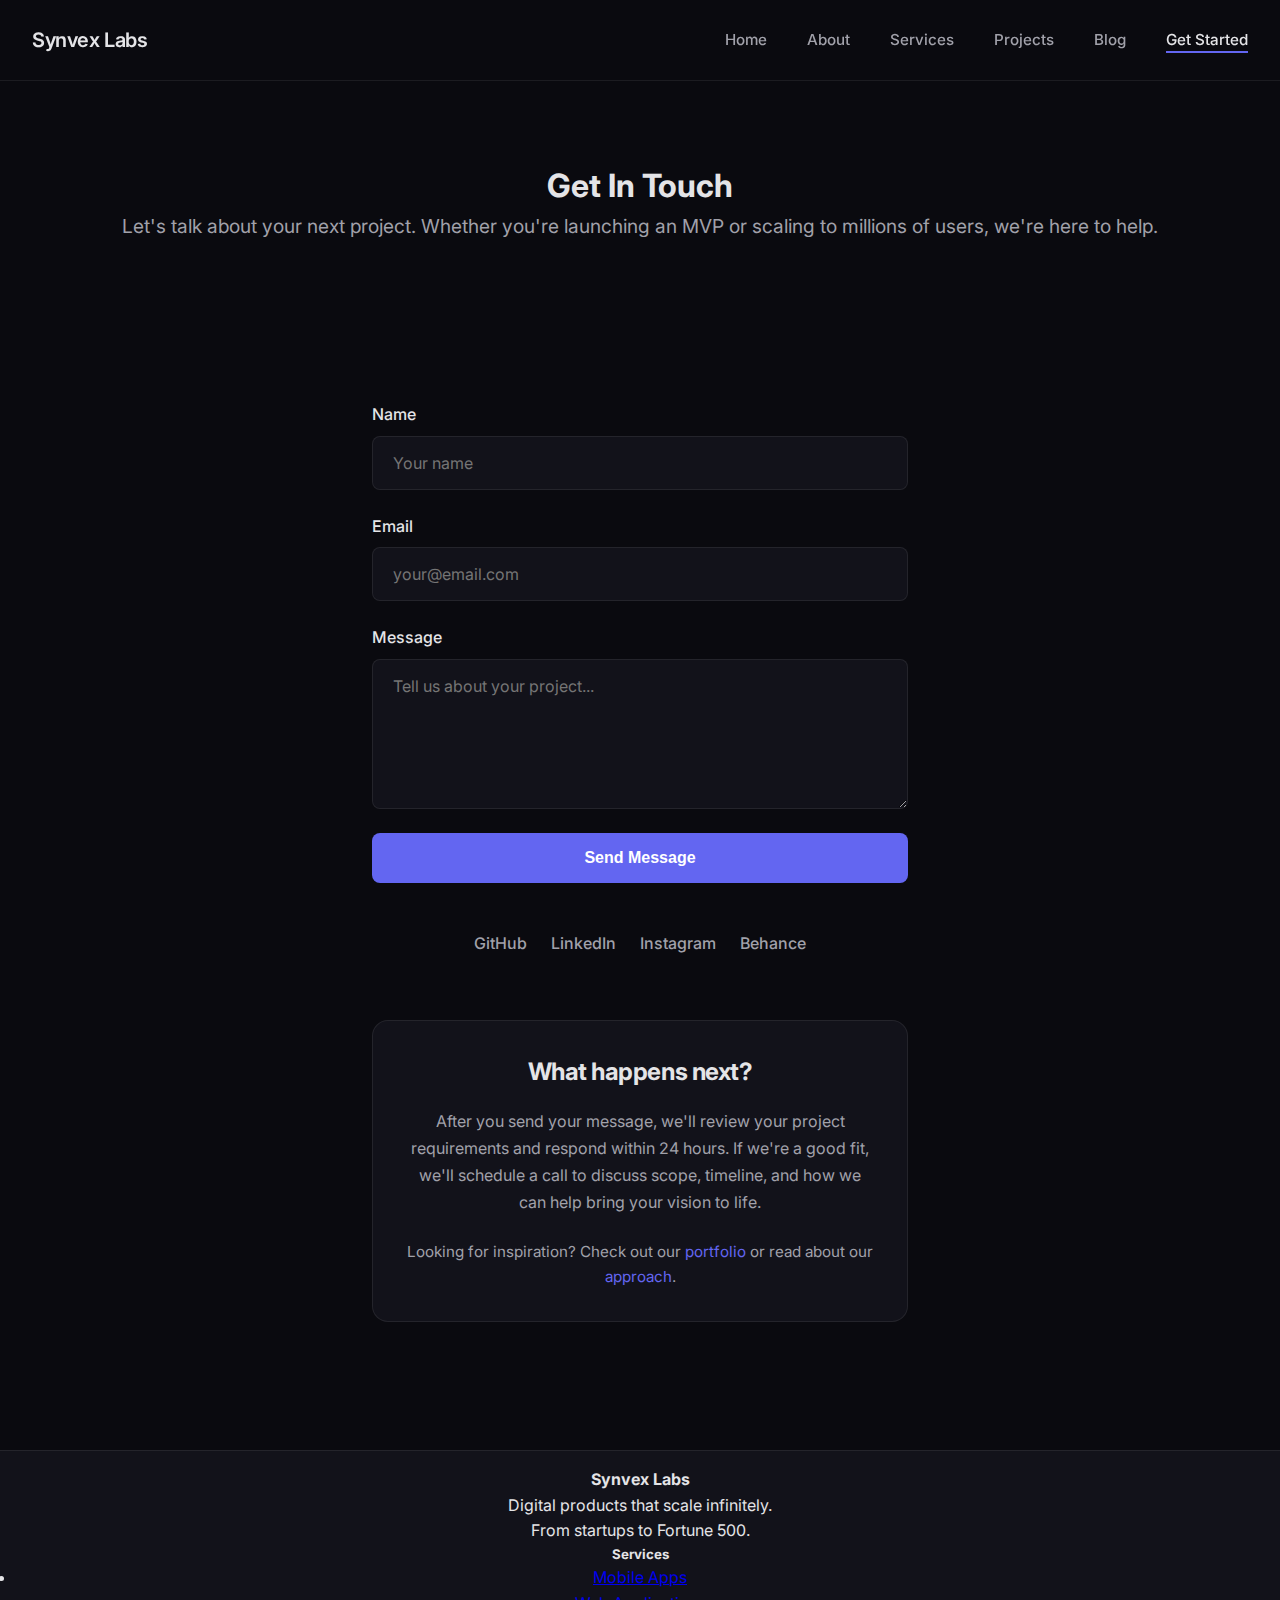
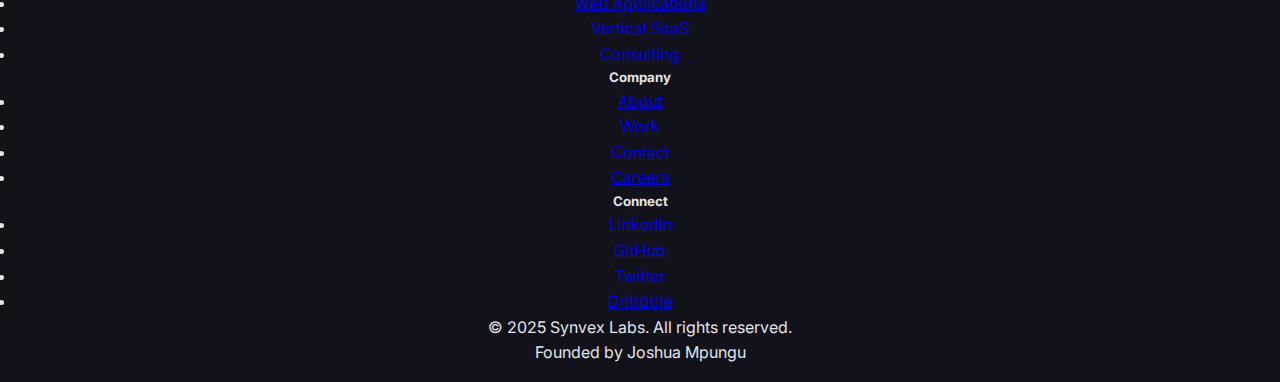
<file: contact.html>
<!DOCTYPE html>
<html lang="en">
<head>
    <meta charset="UTF-8">
    <meta name="viewport" content="width=device-width, initial-scale=1.0">
    <title>Contact Synvex Labs - Start Your Project | Get in Touch</title>
    <meta name="description" content="Ready to build your next digital product? Contact Synvex Labs to discuss mobile app development, web applications, or SaaS solutions. We respond within 24 hours.">
    <meta name="keywords" content="contact digital studio, hire mobile app developer, web development inquiry, project consultation, software development contact">
    <link rel="preconnect" href="https://fonts.googleapis.com">
    <link rel="preconnect" href="https://fonts.gstatic.com" crossorigin>
    <link href="https://fonts.googleapis.com/css2?family=Inter:wght@300;400;500;600;700&display=swap" rel="stylesheet">
    <link rel="stylesheet" href="styles.css">
</head>
<body>

    <!-- Header loaded via JS -->
    
    <!-- Page Header -->
    <div class="page-header">
        <h1>Get In Touch</h1>
        <p class="section-subtitle">Let's talk about your next project. Whether you're launching an MVP or scaling to millions of users, we're here to help.</p>
    </div>

    <!-- Contact Form -->
    <div class="contact-container fade-in">
        <form id="contactForm">
            <div class="form-group">
                <label for="name">Name</label>
                <input type="text" id="name" name="name" placeholder="Your name" required aria-label="Your full name">
            </div>

            <div class="form-group">
                <label for="email">Email</label>
                <input type="email" id="email" name="email" placeholder="your@email.com" required aria-label="Your email address">
            </div>

            <div class="form-group">
                <label for="message">Message</label>
                <textarea id="message" name="message" placeholder="Tell us about your project..." required aria-label="Your message about the project"></textarea>
            </div>

            <button type="submit">Send Message</button>
        </form>

        <div class="social-links">
            <a href="https://github.com/ST10484166" target="_blank" rel="noopener noreferrer" aria-label="Visit Synvex Labs on GitHub">GitHub</a>
            <a href="https://www.linkedin.com/in/joshuampungu-907661349/" target="_blank" rel="noopener noreferrer" aria-label="Connect with Joshua Mpungu on LinkedIn">LinkedIn</a>
            <a href="https://instagram.com/synvexlabs" target="_blank" rel="noopener noreferrer" aria-label="Follow Synvex Labs on Instagram">Instagram</a>
            <a href="https://www.behance.net/joshuaMpungu" target="_blank" rel="noopener noreferrer" aria-label="View Synvex Labs portfolio on Behance">Behance</a>
        </div>

        <!-- Additional contact info -->
        <div style="margin-top: 4rem; text-align: center; padding: 2rem; background: var(--bg-secondary); border-radius: 16px; border: 1px solid var(--border);">
            <h2 style="font-size: 1.5rem; margin-bottom: 1rem;">What happens next?</h2>
            <p style="color: var(--text-muted); line-height: 1.7; margin-bottom: 1.5rem;">After you send your message, we'll review your project requirements and respond within 24 hours. If we're a good fit, we'll schedule a call to discuss scope, timeline, and how we can help bring your vision to life.</p>
            <p style="color: var(--text-muted); font-size: 0.95rem;">Looking for inspiration? Check out our <a href="projects.html" style="color: var(--accent); text-decoration: none;">portfolio</a> or read about our <a href="about.html" style="color: var(--accent); text-decoration: none;">approach</a>.</p>
        </div>
    </div>

        <!-- Footer loaded via JS-->
    
    <script src="script.js"></script>
</body>
</html>
</file>
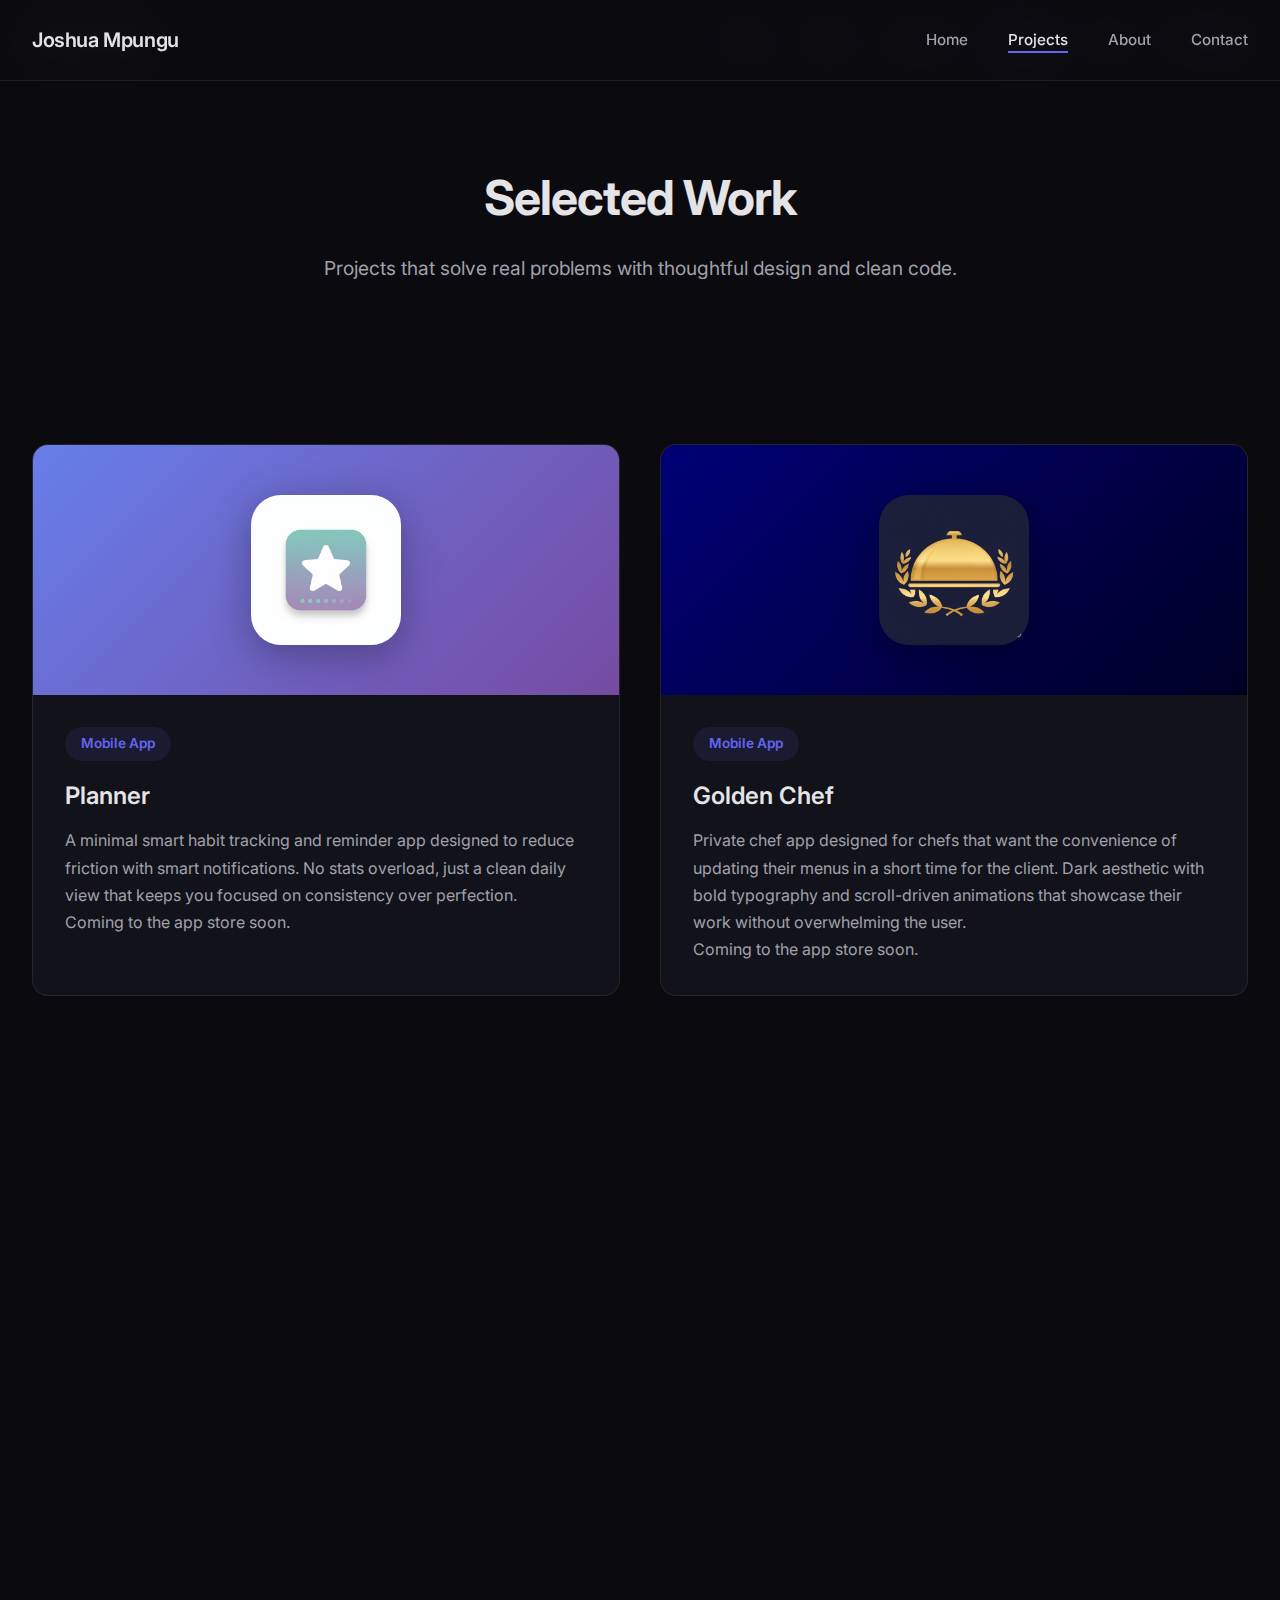
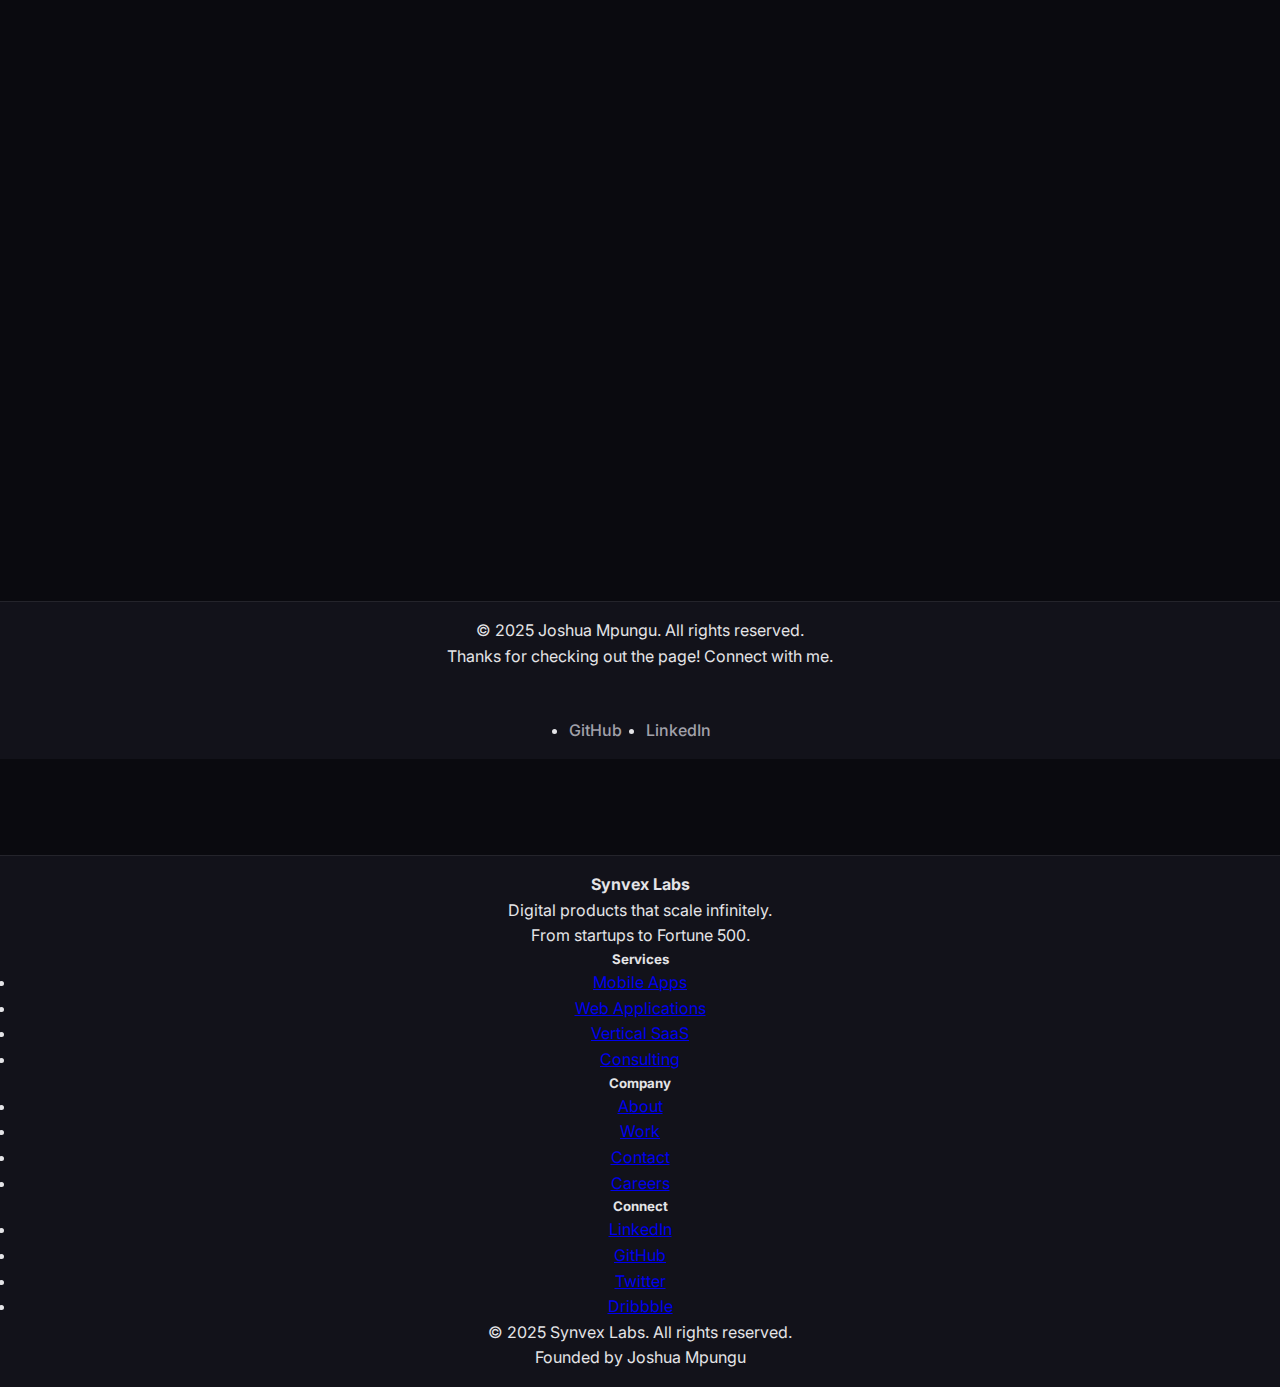
<file: projects.html>
<!DOCTYPE html>
<html lang="en">
<head>
    <meta charset="UTF-8">
    <meta name="viewport" content="width=device-width, initial-scale=1.0">
    <title>Projects - Joshua Mpungu</title>
    <meta name="description" content="Selected projects showcasing mobile apps, websites, and development tools by Joshua Mpungu.">
    <link rel="preconnect" href="https://fonts.googleapis.com">
    <link rel="preconnect" href="https://fonts.gstatic.com" crossorigin>
    <link href="https://fonts.googleapis.com/css2?family=Inter:wght@300;400;500;600;700&display=swap" rel="stylesheet">
    <link rel="stylesheet" href="styles.css">
</head>
<body>
    <!-- Navigation -->
    <nav>
        <div class="container">
            <a href="index.html" class="logo">Joshua Mpungu</a>
            <ul>
                <li><a href="index.html" class="nav-link">Home</a></li>
                <li><a href="projects.html" class="nav-link active">Projects</a></li>
                <li><a href="about.html" class="nav-link">About</a></li>
                <li><a href="contact.html" class="nav-link">Contact</a></li>
            </ul>
        </div>
    </nav>

    <!-- Page Header -->
    <div class="page-header">
        <h2>Selected Work</h2>
        <p class="section-subtitle">Projects that solve real problems with thoughtful design and clean code.</p>
    </div>

    <!-- Projects Grid -->
    <div class="projects-grid">
        <div class="project-card fade-in">
            <div class="project-image" style="background: linear-gradient(135deg, #667eea 0%, #764ba2 100%);">
    <img src="images/Planner LightMode.png" alt="Planner App Icon">
</div>
<div class="project-content">
                <span class="project-category">Mobile App</span>
                <h3>Planner</h3>
                <p>A minimal smart habit tracking and reminder app designed to reduce friction with smart notifications. No stats overload, just a clean daily view that keeps you focused on consistency over perfection.</p>
                <p>Coming to the app store soon.</p>
            </div>
        </div>

        <div class="project-card fade-in">
            <div class="project-image" style="background: linear-gradient(135deg, #000077 0%, #000025 100%);">
                <img src="images/GoldenChef App Icon.png" alt="Golden Chef App Icon">
            </div>
            <div class="project-content">
                <span class="project-category">Mobile App</span>
                <h3>Golden Chef</h3>
                <p>Private chef app designed for chefs that want the convenience of updating their menus in a short time for the client. Dark aesthetic with bold typography and scroll-driven animations that showcase their work without overwhelming the user.</p>
                <p>Coming to the app store soon.</p>
            </div>
        </div>

        <div class="project-card fade-in">
            <div class="project-image" style="background: linear-gradient(135deg, #4facfe 0%, #00f2fe 100%);">⚡</div>
            <div class="project-content">
                <span class="project-category">Tool</span>
                <h3>DevSnippets</h3>
                <p>A code snippet manager built for developers who value speed. Minimal UI, keyboard-first navigation, and instant search across your entire library.</p>
            </div>
        </div>

        <div class="project-card fade-in">
            <div class="project-image" style="background: linear-gradient(135deg, #fa709a 0%, #fee140 100%);">🎨</div>
            <div class="project-content">
                <span class="project-category">Mobile App</span>
                <h3>ColorPalette</h3>
                <p>Generate and save color palettes on the go. Designed for designers and developers who need quick inspiration with an interface that gets out of the way.</p>
            </div>
        </div>

        <div class="project-card fade-in">
            <div class="project-image" style="background: linear-gradient(135deg, #30cfd0 0%, #330867 100%);">📊</div>
            <div class="project-content">
                <span class="project-category">Website</span>
                <h3>Analytics Dashboard</h3>
                <p>Real-time analytics platform with focus on data clarity. Clean charts, thoughtful data visualization, and an interface that prioritizes understanding over decoration.</p>
            </div>
        </div>

        <div class="project-card fade-in">
            <div class="project-image" style="background: linear-gradient(135deg, #a8edea 0%, #fed6e3 100%);">✍️</div>
            <div class="project-content">
                <span class="project-category">Tool</span>
                <h3>Markdown Editor</h3>
                <p>Distraction-free writing environment with live preview. Minimal controls, beautiful typography, and export options that respect your workflow.</p>
            </div>
        </div>
    </div>

        <!-- Footer -->
    <footer>
        <div class="container">
            <p class="footer">&copy; 2025 Joshua Mpungu. All rights reserved.</p>
            <p class="footer">Thanks for checking out the page! Connect with me.</p>
            <ul class="social-links">
                <li><a href="https://github.com/ST10484166" target="_blank" rel="noopener noreferror">GitHub</a></li>
                <li><a href="https://www.linkedin.com/in/joshuampungu-907661349/" target="_blank" rel="noopener noreferror">LinkedIn</a></li>
            </ul>
        </div>
    </footer>

    <script src="script.js"></script>
</body>
</html>
</file>
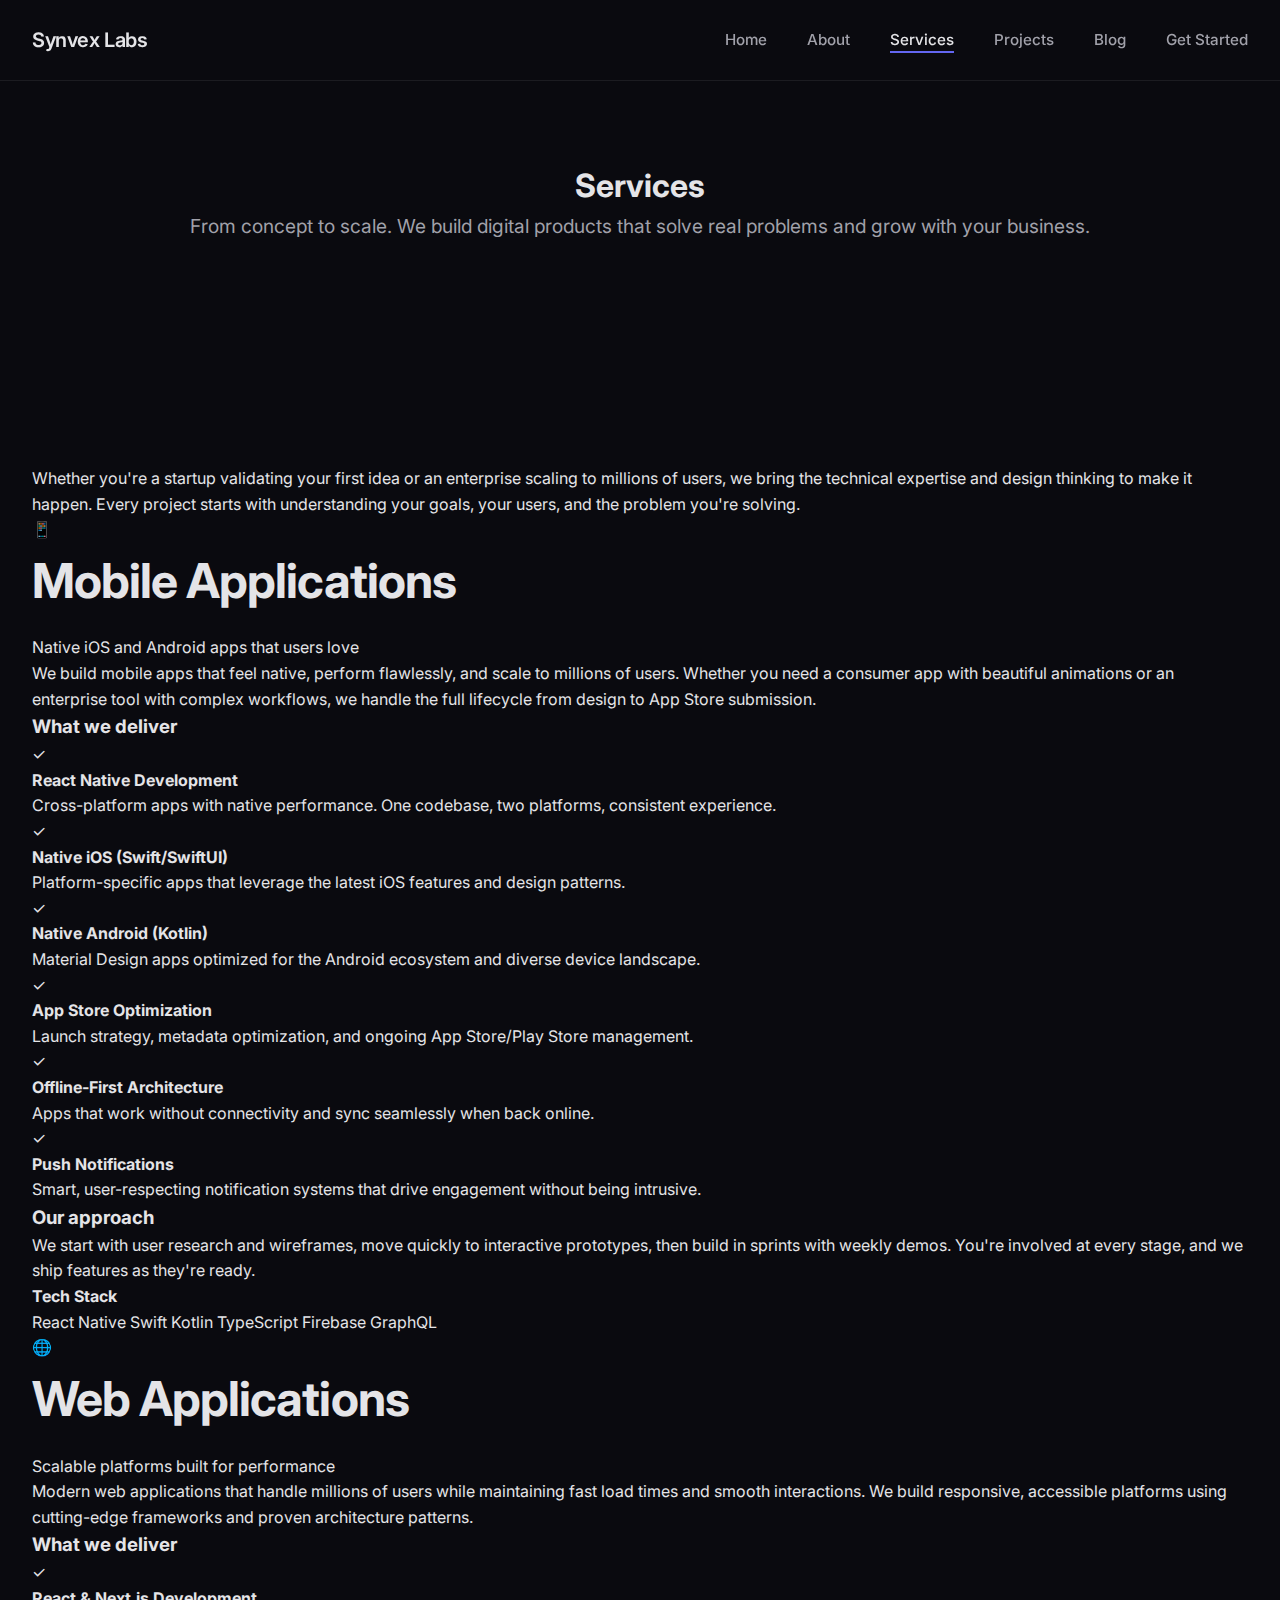
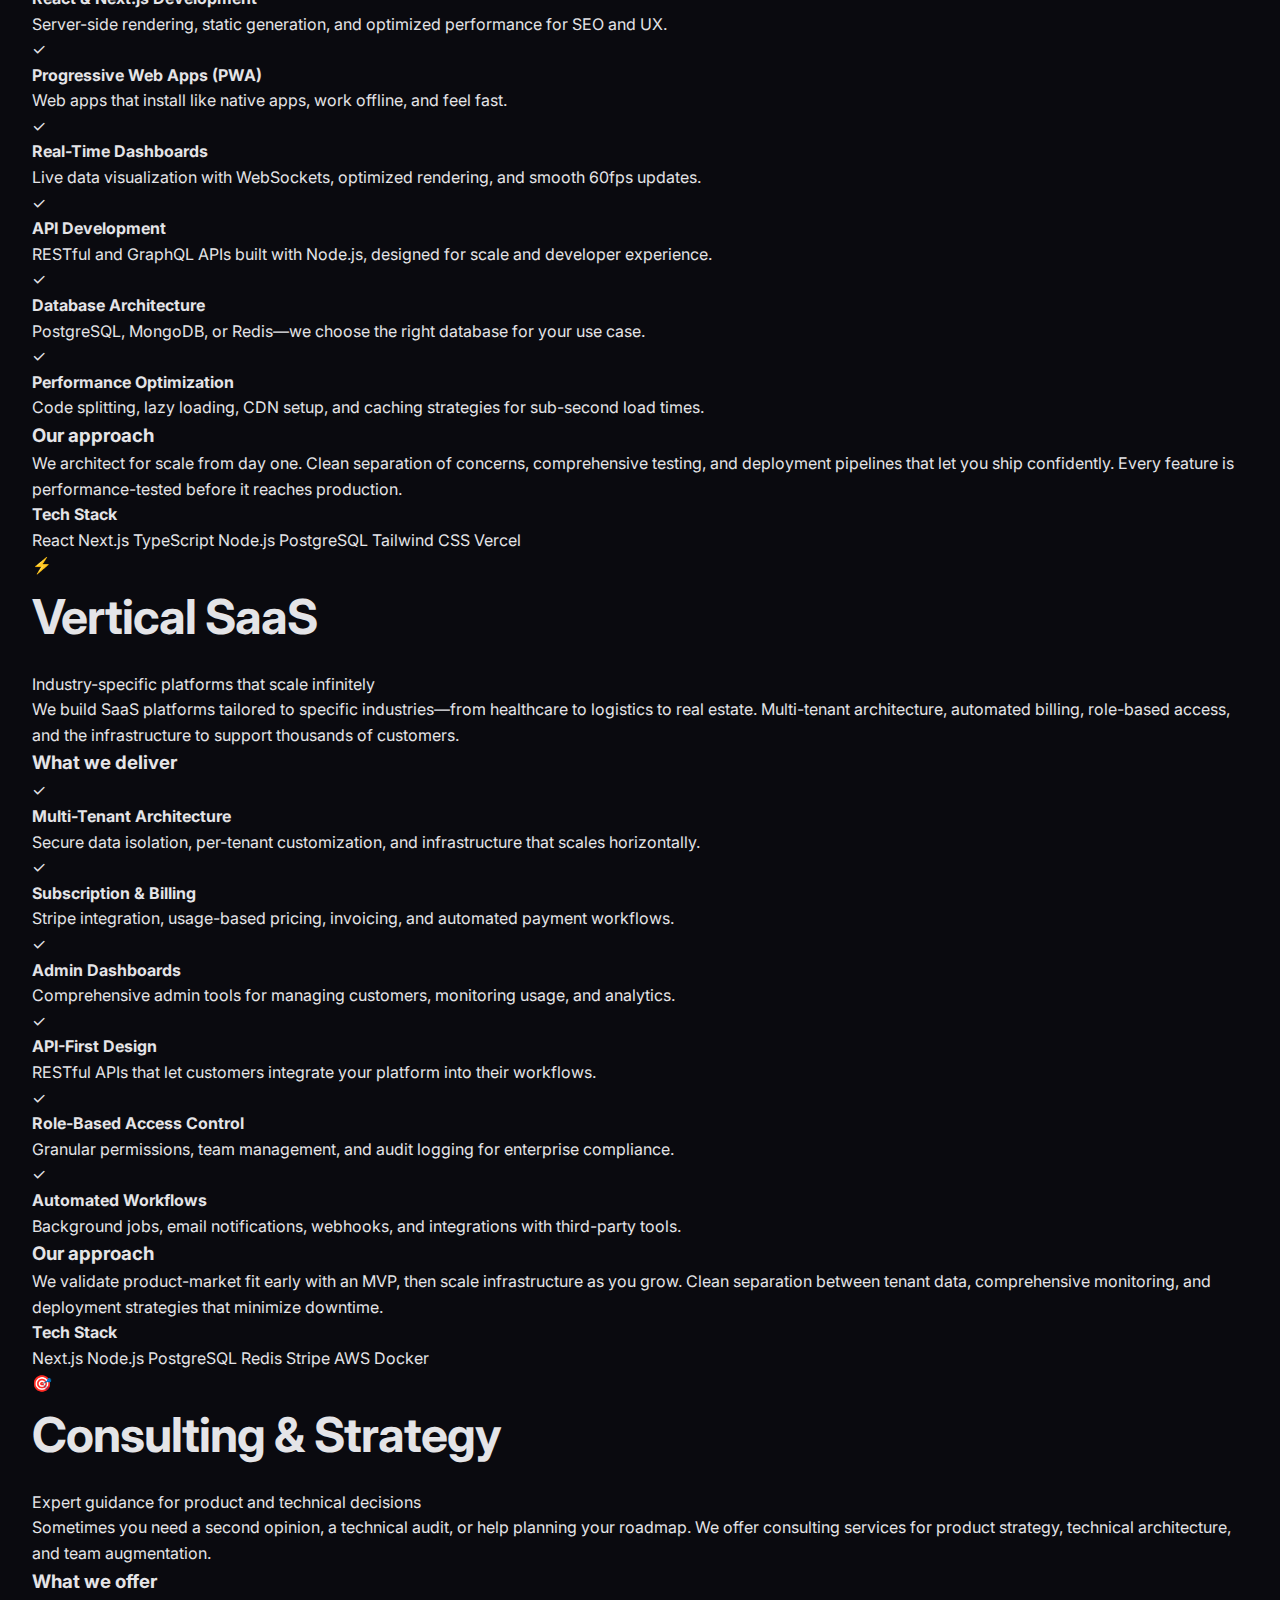
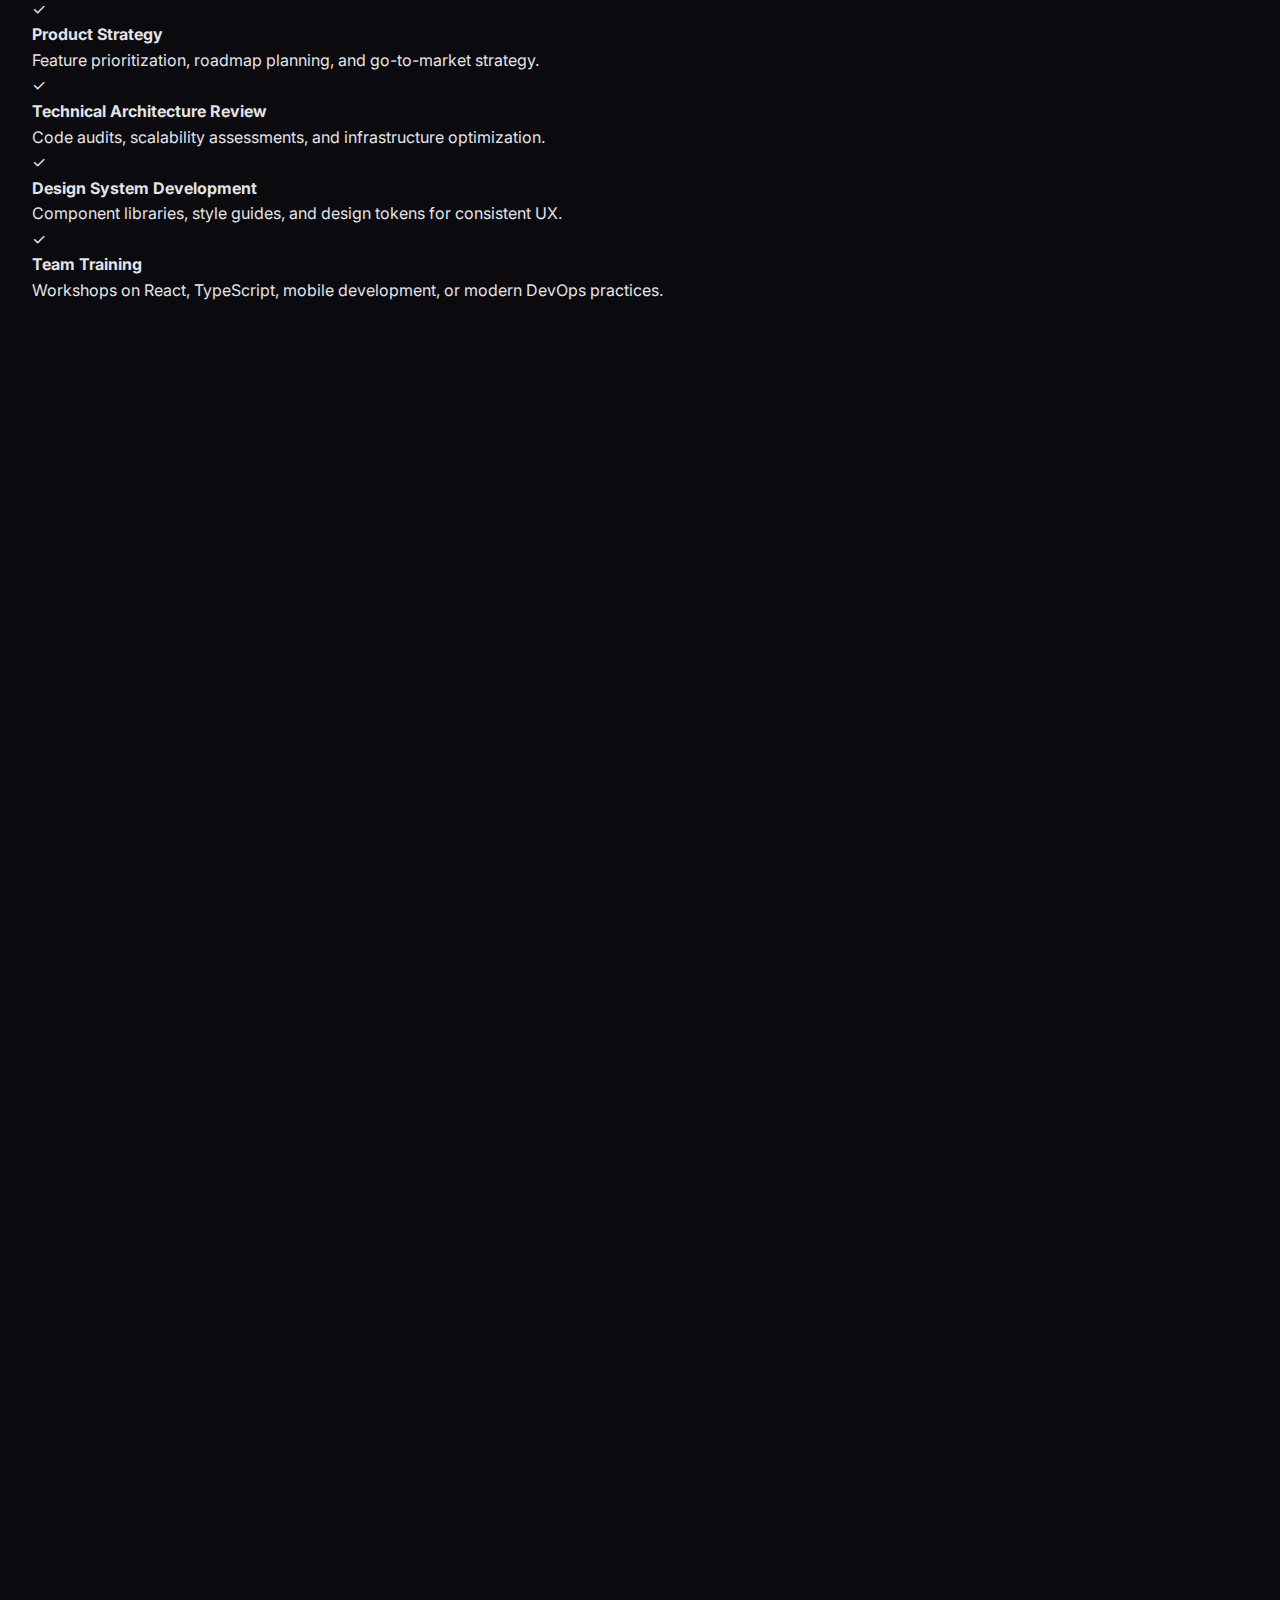
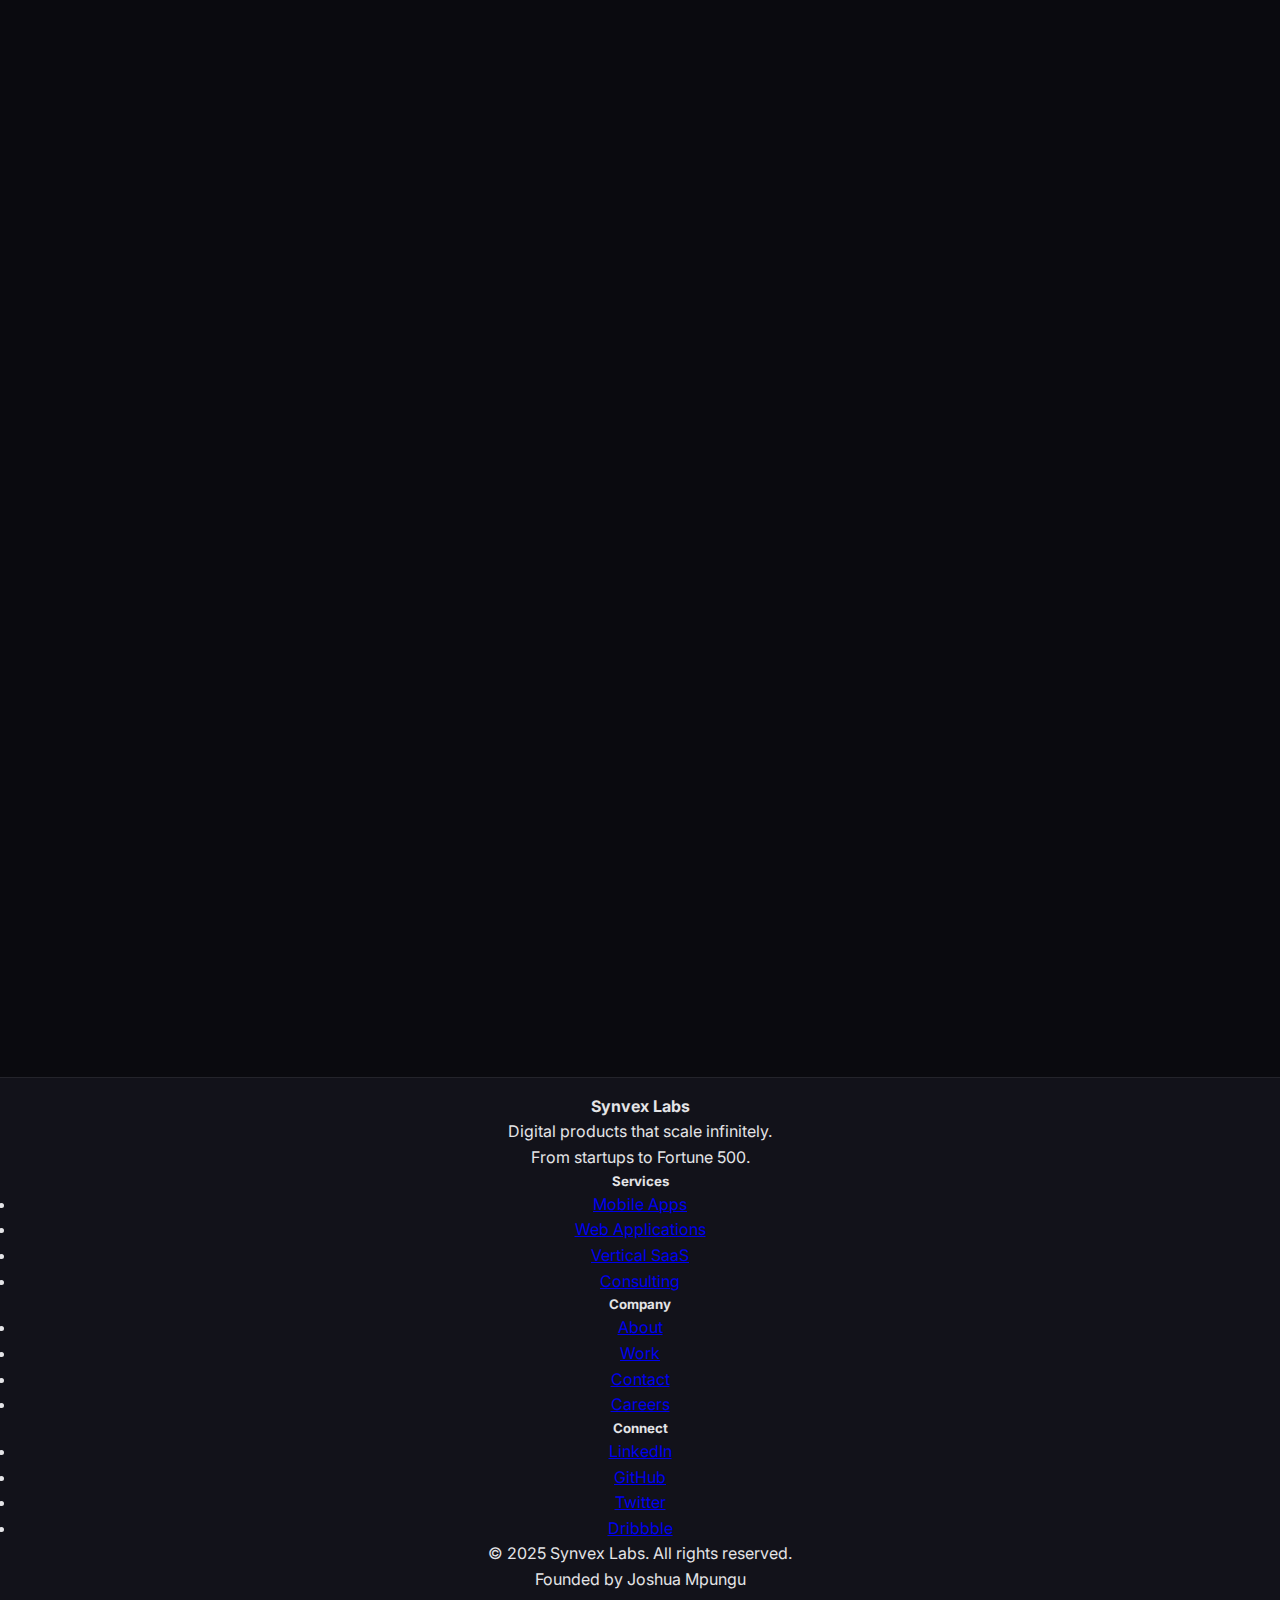
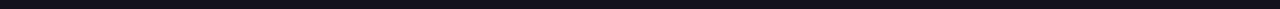
<file: services.html>
<!DOCTYPE html>
<html lang="en">
<head>
    <meta charset="UTF-8">
    <meta name="viewport" content="width=device-width, initial-scale=1.0">
    <title>Services - Mobile App & Web Development | Synvex Labs</title>
    <meta name="description" content="Synvex Labs offers mobile app development, web application development, and vertical SaaS solutions. From MVP to enterprise scale, we build digital products with React Native, Next.js, and modern tech stacks.">
    <meta name="keywords" content="mobile app development services, web application development, SaaS development, React Native development, enterprise software, MVP development, digital product design">
    <link rel="preconnect" href="https://fonts.googleapis.com">
    <link rel="preconnect" href="https://fonts.gstatic.com" crossorigin>
    <link href="https://fonts.googleapis.com/css2?family=Inter:wght@300;400;500;600;700;800&display=swap" rel="stylesheet">
    <link rel="stylesheet" href="styles.css">
</head>
<body>

    <!-- Header loaded via JS -->

    <!-- Page Header -->
    <div class="page-header">
        <h1>Services</h1>
        <p class="section-subtitle">From concept to scale. We build digital products that solve real problems and grow with your business.</p>
    </div>

    <!-- Services Overview -->
    <section class="services-detailed fade-in">
        <div class="services-intro">
            <p class="services-intro-text">Whether you're a startup validating your first idea or an enterprise scaling to millions of users, we bring the technical expertise and design thinking to make it happen. Every project starts with understanding your goals, your users, and the problem you're solving.</p>
        </div>

        <!-- Mobile Applications -->
        <article class="service-detailed-card">
            <div class="service-detailed-header">
                <div class="service-icon-large">📱</div>
                <div>
                    <h2>Mobile Applications</h2>
                    <p class="service-tagline">Native iOS and Android apps that users love</p>
                </div>
            </div>
            
            <div class="service-detailed-content">
                <p class="service-description">We build mobile apps that feel native, perform flawlessly, and scale to millions of users. Whether you need a consumer app with beautiful animations or an enterprise tool with complex workflows, we handle the full lifecycle from design to App Store submission.</p>
                
                <div class="service-features">
                    <h3>What we deliver</h3>
                    <div class="features-grid">
                        <div class="feature-item">
                            <span class="feature-icon">✓</span>
                            <div>
                                <h4>React Native Development</h4>
                                <p>Cross-platform apps with native performance. One codebase, two platforms, consistent experience.</p>
                            </div>
                        </div>
                        <div class="feature-item">
                            <span class="feature-icon">✓</span>
                            <div>
                                <h4>Native iOS (Swift/SwiftUI)</h4>
                                <p>Platform-specific apps that leverage the latest iOS features and design patterns.</p>
                            </div>
                        </div>
                        <div class="feature-item">
                            <span class="feature-icon">✓</span>
                            <div>
                                <h4>Native Android (Kotlin)</h4>
                                <p>Material Design apps optimized for the Android ecosystem and diverse device landscape.</p>
                            </div>
                        </div>
                        <div class="feature-item">
                            <span class="feature-icon">✓</span>
                            <div>
                                <h4>App Store Optimization</h4>
                                <p>Launch strategy, metadata optimization, and ongoing App Store/Play Store management.</p>
                            </div>
                        </div>
                        <div class="feature-item">
                            <span class="feature-icon">✓</span>
                            <div>
                                <h4>Offline-First Architecture</h4>
                                <p>Apps that work without connectivity and sync seamlessly when back online.</p>
                            </div>
                        </div>
                        <div class="feature-item">
                            <span class="feature-icon">✓</span>
                            <div>
                                <h4>Push Notifications</h4>
                                <p>Smart, user-respecting notification systems that drive engagement without being intrusive.</p>
                            </div>
                        </div>
                    </div>
                </div>

                <div class="service-process">
                    <h3>Our approach</h3>
                    <p>We start with user research and wireframes, move quickly to interactive prototypes, then build in sprints with weekly demos. You're involved at every stage, and we ship features as they're ready.</p>
                </div>

                <div class="service-tech-stack">
                    <h4>Tech Stack</h4>
                    <div class="tech-pills">
                        <span class="tech-pill">React Native</span>
                        <span class="tech-pill">Swift</span>
                        <span class="tech-pill">Kotlin</span>
                        <span class="tech-pill">TypeScript</span>
                        <span class="tech-pill">Firebase</span>
                        <span class="tech-pill">GraphQL</span>
                    </div>
                </div>
            </div>
        </article>

        <!-- Web Applications -->
        <article class="service-detailed-card">
            <div class="service-detailed-header">
                <div class="service-icon-large">🌐</div>
                <div>
                    <h2>Web Applications</h2>
                    <p class="service-tagline">Scalable platforms built for performance</p>
                </div>
            </div>
            
            <div class="service-detailed-content">
                <p class="service-description">Modern web applications that handle millions of users while maintaining fast load times and smooth interactions. We build responsive, accessible platforms using cutting-edge frameworks and proven architecture patterns.</p>
                
                <div class="service-features">
                    <h3>What we deliver</h3>
                    <div class="features-grid">
                        <div class="feature-item">
                            <span class="feature-icon">✓</span>
                            <div>
                                <h4>React & Next.js Development</h4>
                                <p>Server-side rendering, static generation, and optimized performance for SEO and UX.</p>
                            </div>
                        </div>
                        <div class="feature-item">
                            <span class="feature-icon">✓</span>
                            <div>
                                <h4>Progressive Web Apps (PWA)</h4>
                                <p>Web apps that install like native apps, work offline, and feel fast.</p>
                            </div>
                        </div>
                        <div class="feature-item">
                            <span class="feature-icon">✓</span>
                            <div>
                                <h4>Real-Time Dashboards</h4>
                                <p>Live data visualization with WebSockets, optimized rendering, and smooth 60fps updates.</p>
                            </div>
                        </div>
                        <div class="feature-item">
                            <span class="feature-icon">✓</span>
                            <div>
                                <h4>API Development</h4>
                                <p>RESTful and GraphQL APIs built with Node.js, designed for scale and developer experience.</p>
                            </div>
                        </div>
                        <div class="feature-item">
                            <span class="feature-icon">✓</span>
                            <div>
                                <h4>Database Architecture</h4>
                                <p>PostgreSQL, MongoDB, or Redis—we choose the right database for your use case.</p>
                            </div>
                        </div>
                        <div class="feature-item">
                            <span class="feature-icon">✓</span>
                            <div>
                                <h4>Performance Optimization</h4>
                                <p>Code splitting, lazy loading, CDN setup, and caching strategies for sub-second load times.</p>
                            </div>
                        </div>
                    </div>
                </div>

                <div class="service-process">
                    <h3>Our approach</h3>
                    <p>We architect for scale from day one. Clean separation of concerns, comprehensive testing, and deployment pipelines that let you ship confidently. Every feature is performance-tested before it reaches production.</p>
                </div>

                <div class="service-tech-stack">
                    <h4>Tech Stack</h4>
                    <div class="tech-pills">
                        <span class="tech-pill">React</span>
                        <span class="tech-pill">Next.js</span>
                        <span class="tech-pill">TypeScript</span>
                        <span class="tech-pill">Node.js</span>
                        <span class="tech-pill">PostgreSQL</span>
                        <span class="tech-pill">Tailwind CSS</span>
                        <span class="tech-pill">Vercel</span>
                    </div>
                </div>
            </div>
        </article>

        <!-- Vertical SaaS -->
        <article class="service-detailed-card">
            <div class="service-detailed-header">
                <div class="service-icon-large">⚡</div>
                <div>
                    <h2>Vertical SaaS</h2>
                    <p class="service-tagline">Industry-specific platforms that scale infinitely</p>
                </div>
            </div>
            
            <div class="service-detailed-content">
                <p class="service-description">We build SaaS platforms tailored to specific industries—from healthcare to logistics to real estate. Multi-tenant architecture, automated billing, role-based access, and the infrastructure to support thousands of customers.</p>
                
                <div class="service-features">
                    <h3>What we deliver</h3>
                    <div class="features-grid">
                        <div class="feature-item">
                            <span class="feature-icon">✓</span>
                            <div>
                                <h4>Multi-Tenant Architecture</h4>
                                <p>Secure data isolation, per-tenant customization, and infrastructure that scales horizontally.</p>
                            </div>
                        </div>
                        <div class="feature-item">
                            <span class="feature-icon">✓</span>
                            <div>
                                <h4>Subscription & Billing</h4>
                                <p>Stripe integration, usage-based pricing, invoicing, and automated payment workflows.</p>
                            </div>
                        </div>
                        <div class="feature-item">
                            <span class="feature-icon">✓</span>
                            <div>
                                <h4>Admin Dashboards</h4>
                                <p>Comprehensive admin tools for managing customers, monitoring usage, and analytics.</p>
                            </div>
                        </div>
                        <div class="feature-item">
                            <span class="feature-icon">✓</span>
                            <div>
                                <h4>API-First Design</h4>
                                <p>RESTful APIs that let customers integrate your platform into their workflows.</p>
                            </div>
                        </div>
                        <div class="feature-item">
                            <span class="feature-icon">✓</span>
                            <div>
                                <h4>Role-Based Access Control</h4>
                                <p>Granular permissions, team management, and audit logging for enterprise compliance.</p>
                            </div>
                        </div>
                        <div class="feature-item">
                            <span class="feature-icon">✓</span>
                            <div>
                                <h4>Automated Workflows</h4>
                                <p>Background jobs, email notifications, webhooks, and integrations with third-party tools.</p>
                            </div>
                        </div>
                    </div>
                </div>

                <div class="service-process">
                    <h3>Our approach</h3>
                    <p>We validate product-market fit early with an MVP, then scale infrastructure as you grow. Clean separation between tenant data, comprehensive monitoring, and deployment strategies that minimize downtime.</p>
                </div>

                <div class="service-tech-stack">
                    <h4>Tech Stack</h4>
                    <div class="tech-pills">
                        <span class="tech-pill">Next.js</span>
                        <span class="tech-pill">Node.js</span>
                        <span class="tech-pill">PostgreSQL</span>
                        <span class="tech-pill">Redis</span>
                        <span class="tech-pill">Stripe</span>
                        <span class="tech-pill">AWS</span>
                        <span class="tech-pill">Docker</span>
                    </div>
                </div>
            </div>
        </article>

        <!-- Additional Services -->
        <article class="service-detailed-card">
            <div class="service-detailed-header">
                <div class="service-icon-large">🎯</div>
                <div>
                    <h2>Consulting & Strategy</h2>
                    <p class="service-tagline">Expert guidance for product and technical decisions</p>
                </div>
            </div>
            
            <div class="service-detailed-content">
                <p class="service-description">Sometimes you need a second opinion, a technical audit, or help planning your roadmap. We offer consulting services for product strategy, technical architecture, and team augmentation.</p>
                
                <div class="service-features">
                    <h3>What we offer</h3>
                    <div class="features-grid">
                        <div class="feature-item">
                            <span class="feature-icon">✓</span>
                            <div>
                                <h4>Product Strategy</h4>
                                <p>Feature prioritization, roadmap planning, and go-to-market strategy.</p>
                            </div>
                        </div>
                        <div class="feature-item">
                            <span class="feature-icon">✓</span>
                            <div>
                                <h4>Technical Architecture Review</h4>
                                <p>Code audits, scalability assessments, and infrastructure optimization.</p>
                            </div>
                        </div>
                        <div class="feature-item">
                            <span class="feature-icon">✓</span>
                            <div>
                                <h4>Design System Development</h4>
                                <p>Component libraries, style guides, and design tokens for consistent UX.</p>
                            </div>
                        </div>
                        <div class="feature-item">
                            <span class="feature-icon">✓</span>
                            <div>
                                <h4>Team Training</h4>
                                <p>Workshops on React, TypeScript, mobile development, or modern DevOps practices.</p>
                            </div>
                        </div>
                    </div>
                </div>
            </div>
        </article>
    </section>

    <!-- Process Section -->
    <section class="services-process-section fade-in">
        <p class="tagline">HOW WE WORK</p>
        <h2>Our Process</h2>
        <p class="section-subtitle">A proven methodology refined over 50+ projects</p>
        
        <div class="process-steps">
            <div class="process-step">
                <div class="step-number">01</div>
                <h3>Discovery & Planning</h3>
                <p>We start with understanding your business goals, target users, and technical requirements. This includes competitor analysis, user research, and defining success metrics. Deliverables: project scope, timeline, and technical specification.</p>
            </div>
            
            <div class="process-step">
                <div class="step-number">02</div>
                <h3>Design & Prototyping</h3>
                <p>Wireframes, user flows, and high-fidelity mockups in Figma. We create interactive prototypes for user testing before writing a line of code. Deliverables: design system, clickable prototype, and technical architecture plan.</p>
            </div>
            
            <div class="process-step">
                <div class="step-number">03</div>
                <h3>Agile Development</h3>
                <p>Two-week sprints with weekly demos. You see progress continuously and can adjust priorities as needed. We use Git for version control, comprehensive testing, and CI/CD for automated deployments.</p>
            </div>
            
            <div class="process-step">
                <div class="step-number">04</div>
                <h3>Launch & Optimization</h3>
                <p>Beta testing, App Store submission, and production deployment. Post-launch, we monitor performance, gather user feedback, and iterate based on real data. We're here for ongoing support and feature development.</p>
            </div>
        </div>
    </section>

    <!-- Pricing Approach -->
    <section class="pricing-section fade-in">
        <p class="tagline">TRANSPARENT PRICING</p>
        <h2>How We Price Projects</h2>
        <p class="section-subtitle">Every project is different, but here's how we approach pricing</p>

        <div class="pricing-cards">
            <div class="pricing-card">
                <h3>Fixed Scope</h3>
                <p class="pricing-description">Best for well-defined projects with clear requirements. We provide a detailed estimate upfront and deliver exactly what was scoped.</p>
                <ul class="pricing-features">
                    <li>Clear deliverables</li>
                    <li>Fixed timeline</li>
                    <li>Predictable budget</li>
                    <li>Perfect for MVPs</li>
                </ul>
            </div>

            <div class="pricing-card featured">
                <div class="popular-badge">Most Popular</div>
                <h3>Time & Materials</h3>
                <p class="pricing-description">Ideal for evolving products where priorities shift based on user feedback. You pay for our time, and we adapt the roadmap as needed.</p>
                <ul class="pricing-features">
                    <li>Flexible priorities</li>
                    <li>Adapt to feedback</li>
                    <li>Weekly sprints</li>
                    <li>Continuous delivery</li>
                </ul>
            </div>

            <div class="pricing-card">
                <h3>Retainer</h3>
                <p class="pricing-description">Ongoing partnership for continuous development, maintenance, and feature additions. Reserved capacity with priority support.</p>
                <ul class="pricing-features">
                    <li>Dedicated team</li>
                    <li>Monthly hours</li>
                    <li>Priority support</li>
                    <li>Long-term partnership</li>
                </ul>
            </div>
        </div>

        <div class="pricing-note">
            <p>Every project starts with a free consultation to understand your needs and provide an accurate estimate. We'll walk through your requirements, suggest the best approach, and give you a clear timeline and budget.</p>
        </div>
    </section>

    <!-- CTA Section -->
    <section class="home-cta fade-in">
        <div class="cta-content">
            <h2>Ready to start building?</h2>
            <p>Whether you have a detailed spec or just an idea, we'd love to hear from you. Let's discuss how we can help bring your digital product to life.</p>
            <a href="contact.html" class="cta-button primary-large">Get in Touch</a>
            <p class="cta-note">Free consultation · 24-hour response time · See our <a href="projects.html" style="color: var(--accent); text-decoration: none;">portfolio</a></p>
        </div>
    </section>

    <!-- Footer loaded via JS -->
    
    <script src="script.js"></script>
</body>
</html>
</file>
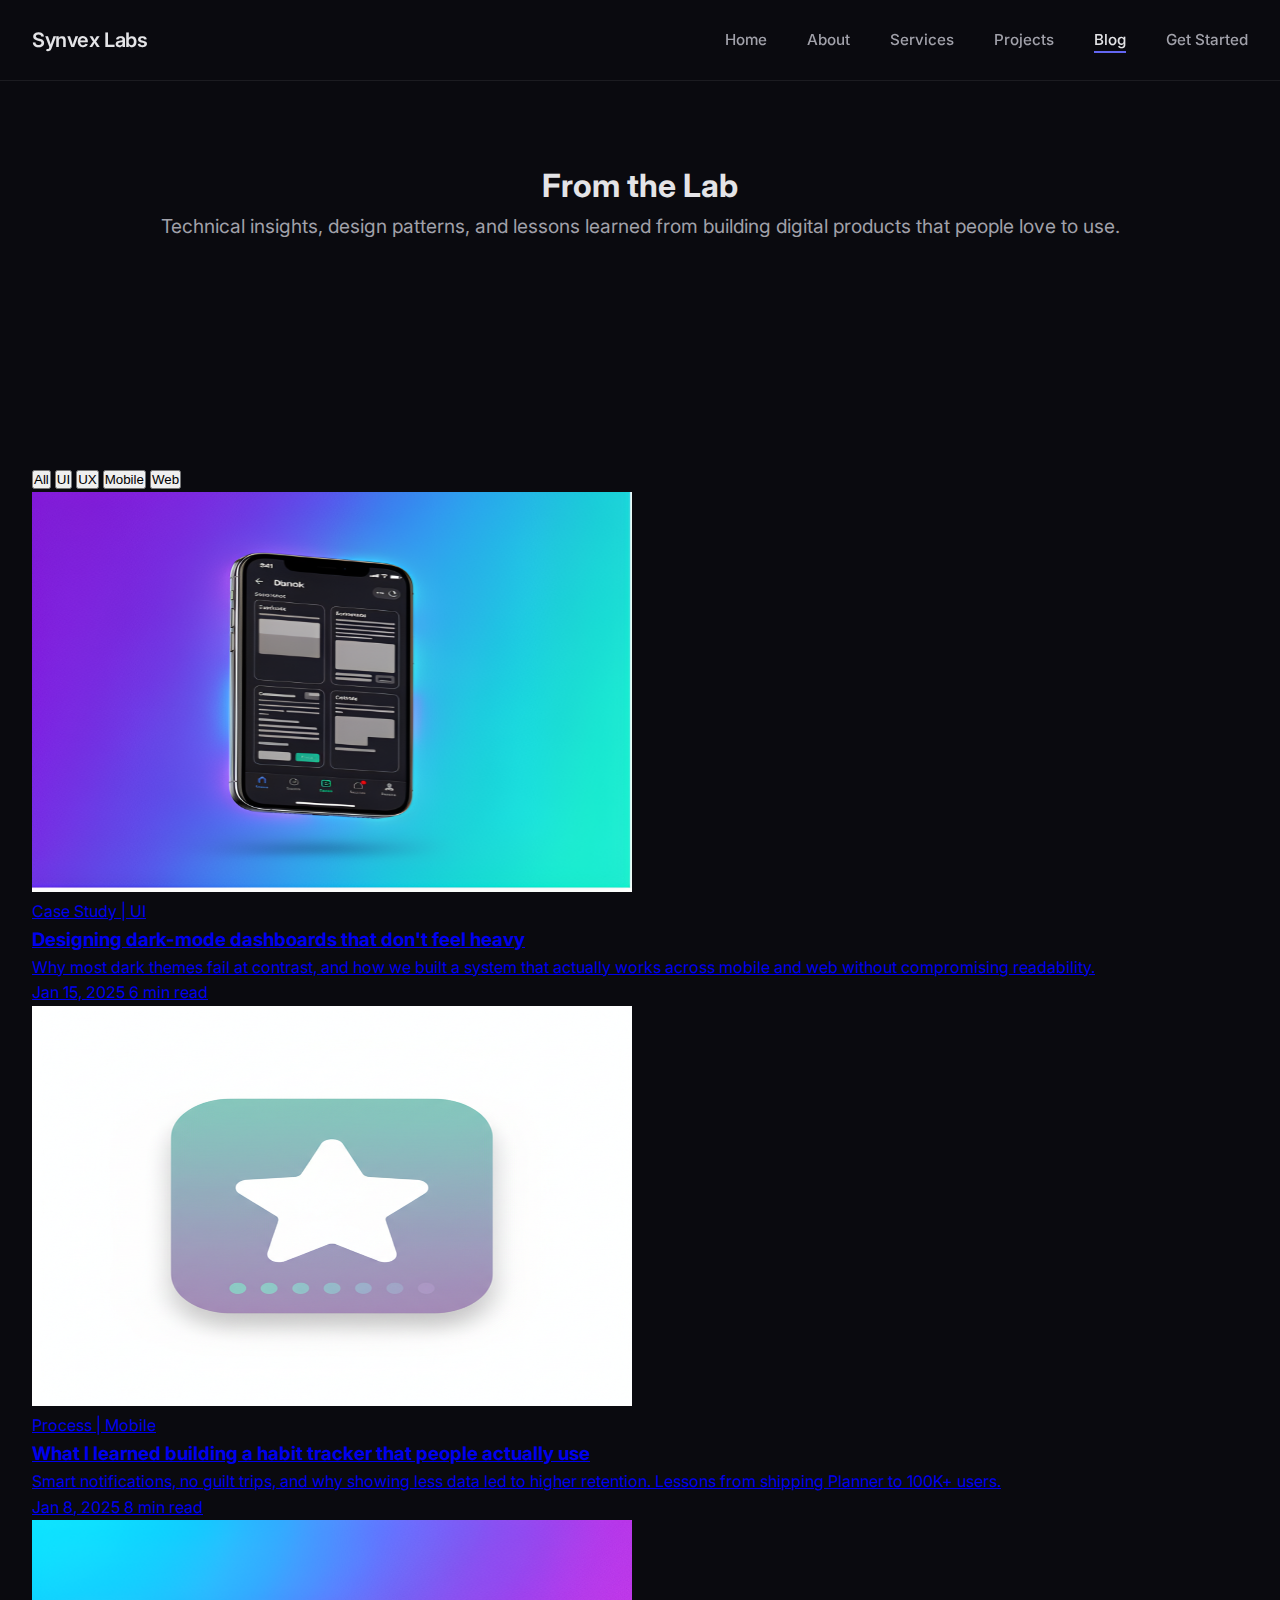
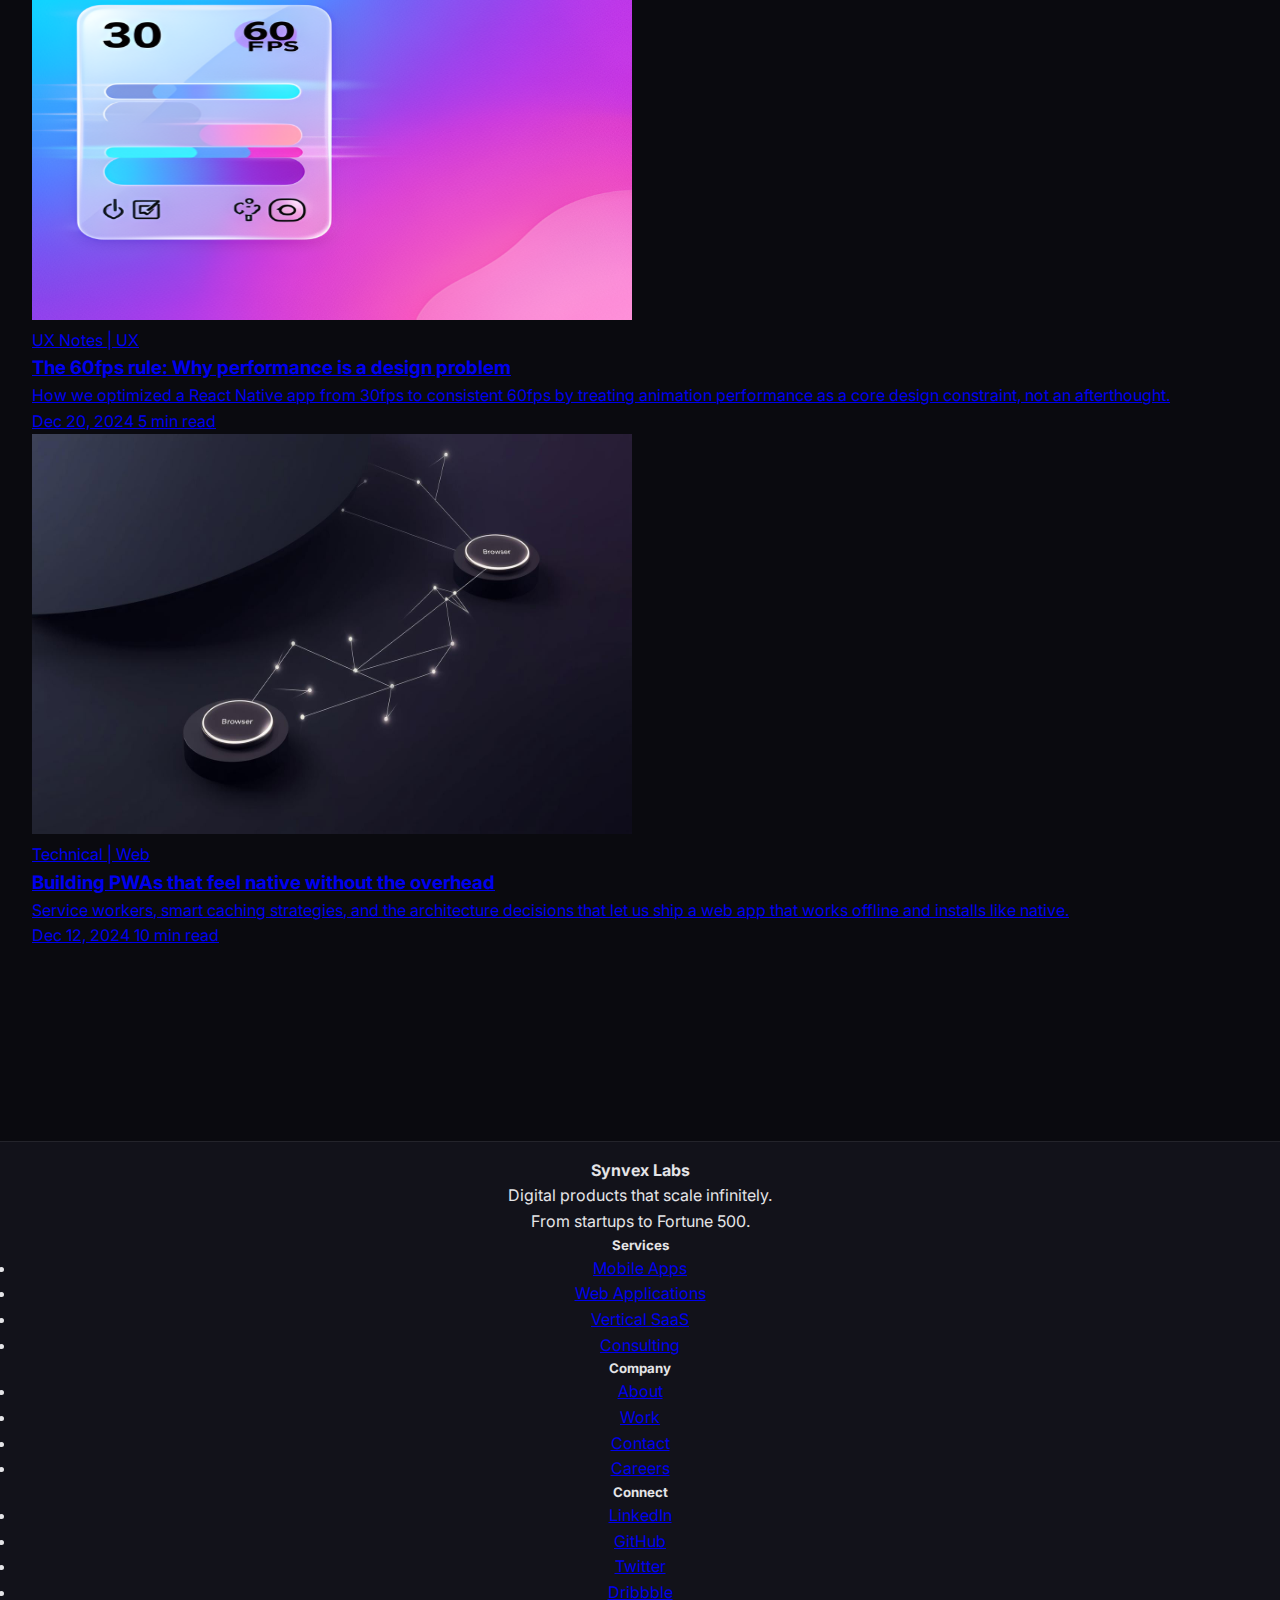
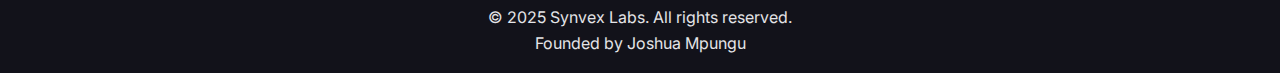
<file: blog/blog.html>
<!DOCTYPE html>
<html lang="en">
<head>
    <meta charset="UTF-8">
    <meta name="viewport" content="width=device-width, initial-scale=1.0">
    <title>Blog - From the Lab | Synvex Labs</title>
    <meta name="description" content="Technical insights, design patterns, and lessons learned from building digital products at Synvex Labs.">
    <meta name="keywords" content="mobile development, web development, design patterns, React Native, PWA, dark mode, UX design">

    <!-- Favicon -->
    <link rel="icon" type="image/png" sizes="32x32" href="../images/favicon/favicon-32x32.png">
    <link rel="icon" type="image/png" sizes="16x16" href="../images/favicon/favicon-16x16.png">
    <link rel="apple-touch-icon" sizes="180x180" href="../images/favicon/apple-touch-icon.png">

    <!-- Fonts -->
    <link rel="preconnect" href="https://fonts.googleapis.com">
    <link rel="preconnect" href="https://fonts.gstatic.com" crossorigin>
    <link href="https://fonts.googleapis.com/css2?family=Inter:wght@300;400;500;600;700&display=swap" rel="stylesheet">

    <!-- Styles -->
    <link rel="stylesheet" href="../styles.css">
</head>
<body>
    <!-- Header loaded via JS -->

    <section class="page-header fade-in">
        <div class="container">
            <h1>From the Lab</h1>
            <p class="section-subtitle">Technical insights, design patterns, and lessons learned from building digital products that people love to use.</p>
        </div>
    </section>

    <section class="blog-listing fade-in">
        <div class="container">

            <!-- Category filters -->
            <div class="category-filters">
                <button class="filter-btn active" data-category="all">All</button>
                <button class="filter-btn" data-category="UI">UI</button>
                <button class="filter-btn" data-category="UX">UX</button>
                <button class="filter-btn" data-category="mobile">Mobile</button>
                <button class="filter-btn" data-category="web">Web</button>
            </div>

            <!-- Blog grid -->
            <div class="blog-grid">
                <article class="blog-card" data-category="UI">
                    <a href="dark-mode-mobile-apps-design-patterns.html" class="blog-card-link">
                        <!-- SEO note: Compress to WebP for production -->
                        <div class="blog-thumbnail">
                            <img src="../images/blogImages/blog-dark-mode-design-patterns.png"
                                 alt="Dark mode mobile app interface comparison showing contrast ratios and color palette choices"
                                 width="600"
                                 height="400"
                                 loading="lazy">
                        </div>
                        <div class="blog-content">
                            <span class="blog-category">Case Study | UI</span>
                            <h3>Designing dark-mode dashboards that don't feel heavy</h3>
                            <p>Why most dark themes fail at contrast, and how we built a system that actually works across mobile and web without compromising readability.</p>
                            <div class="blog-meta">
                                <time datetime="2025-01-15">Jan 15, 2025</time>
                                <span class="read-time">6 min read</span>
                            </div>
                        </div>
                    </a>
                </article>

                <article class="blog-card" data-category="mobile">
                    <a href="habit-tracker-app-retention-design.html" class="blog-card-link">
                        <!-- SEO note: Compress to WebP for production -->
                        <div class="blog-thumbnail">
                            <img src="../images/Planner LightMode.png"
                                 alt="Mobile habit tracker app showing notification strategy and user engagement metrics dashboard"
                                 width="600"
                                 height="400"
                                 loading="lazy">
                        </div>
                        <div class="blog-content">
                            <span class="blog-category">Process | Mobile</span>
                            <h3>What I learned building a habit tracker that people actually use</h3>
                            <p>Smart notifications, no guilt trips, and why showing less data led to higher retention. Lessons from shipping Planner to 100K+ users.</p>
                            <div class="blog-meta">
                                <time datetime="2025-01-08">Jan 8, 2025</time>
                                <span class="read-time">8 min read</span>
                            </div>
                        </div>
                    </a>
                </article>

                <article class="blog-card" data-category="UX">
                    <a href="react-native-performance-optimization.html" class="blog-card-link">
                        <!-- SEO note: Compress to WebP for production -->
                        <div class="blog-thumbnail">
                            <img src="../images/blogImages/blog-react-native-performance.png"
                                 alt="React Native performance profiling showing FPS metrics and JavaScript bridge optimization techniques"
                                 width="600"
                                 height="400"
                                 loading="lazy">
                        </div>
                        <div class="blog-content">
                            <span class="blog-category">UX Notes | UX</span>
                            <h3>The 60fps rule: Why performance is a design problem</h3>
                            <p>How we optimized a React Native app from 30fps to consistent 60fps by treating animation performance as a core design constraint, not an afterthought.</p>
                            <div class="blog-meta">
                                <time datetime="2024-12-20">Dec 20, 2024</time>
                                <span class="read-time">5 min read</span>
                            </div>
                        </div>
                    </a>
                </article>

                <article class="blog-card" data-category="web">
                    <a href="progressive-web-app-architecture.html" class="blog-card-link">
                        <!-- SEO note: Compress to WebP for production -->
                        <div class="blog-thumbnail">
                            <img src="../images/blogImages/blog-pwa-architecture.jpg"
                                 alt="Progressive web app architecture diagram showing service worker caching strategy and offline functionality"
                                 width="600"
                                 height="400"
                                 loading="lazy">
                        </div>
                        <div class="blog-content">
                            <span class="blog-category">Technical | Web</span>
                            <h3>Building PWAs that feel native without the overhead</h3>
                            <p>Service workers, smart caching strategies, and the architecture decisions that let us ship a web app that works offline and installs like native.</p>
                            <div class="blog-meta">
                                <time datetime="2024-12-12">Dec 12, 2024</time>
                                <span class="read-time">10 min read</span>
                            </div>
                        </div>
                    </a>
                </article>
            </div>
        </div>
    </section>

    <!-- Footer loaded via JS -->
    <script src="../script.js"></script>
</body>
</html>
</file>
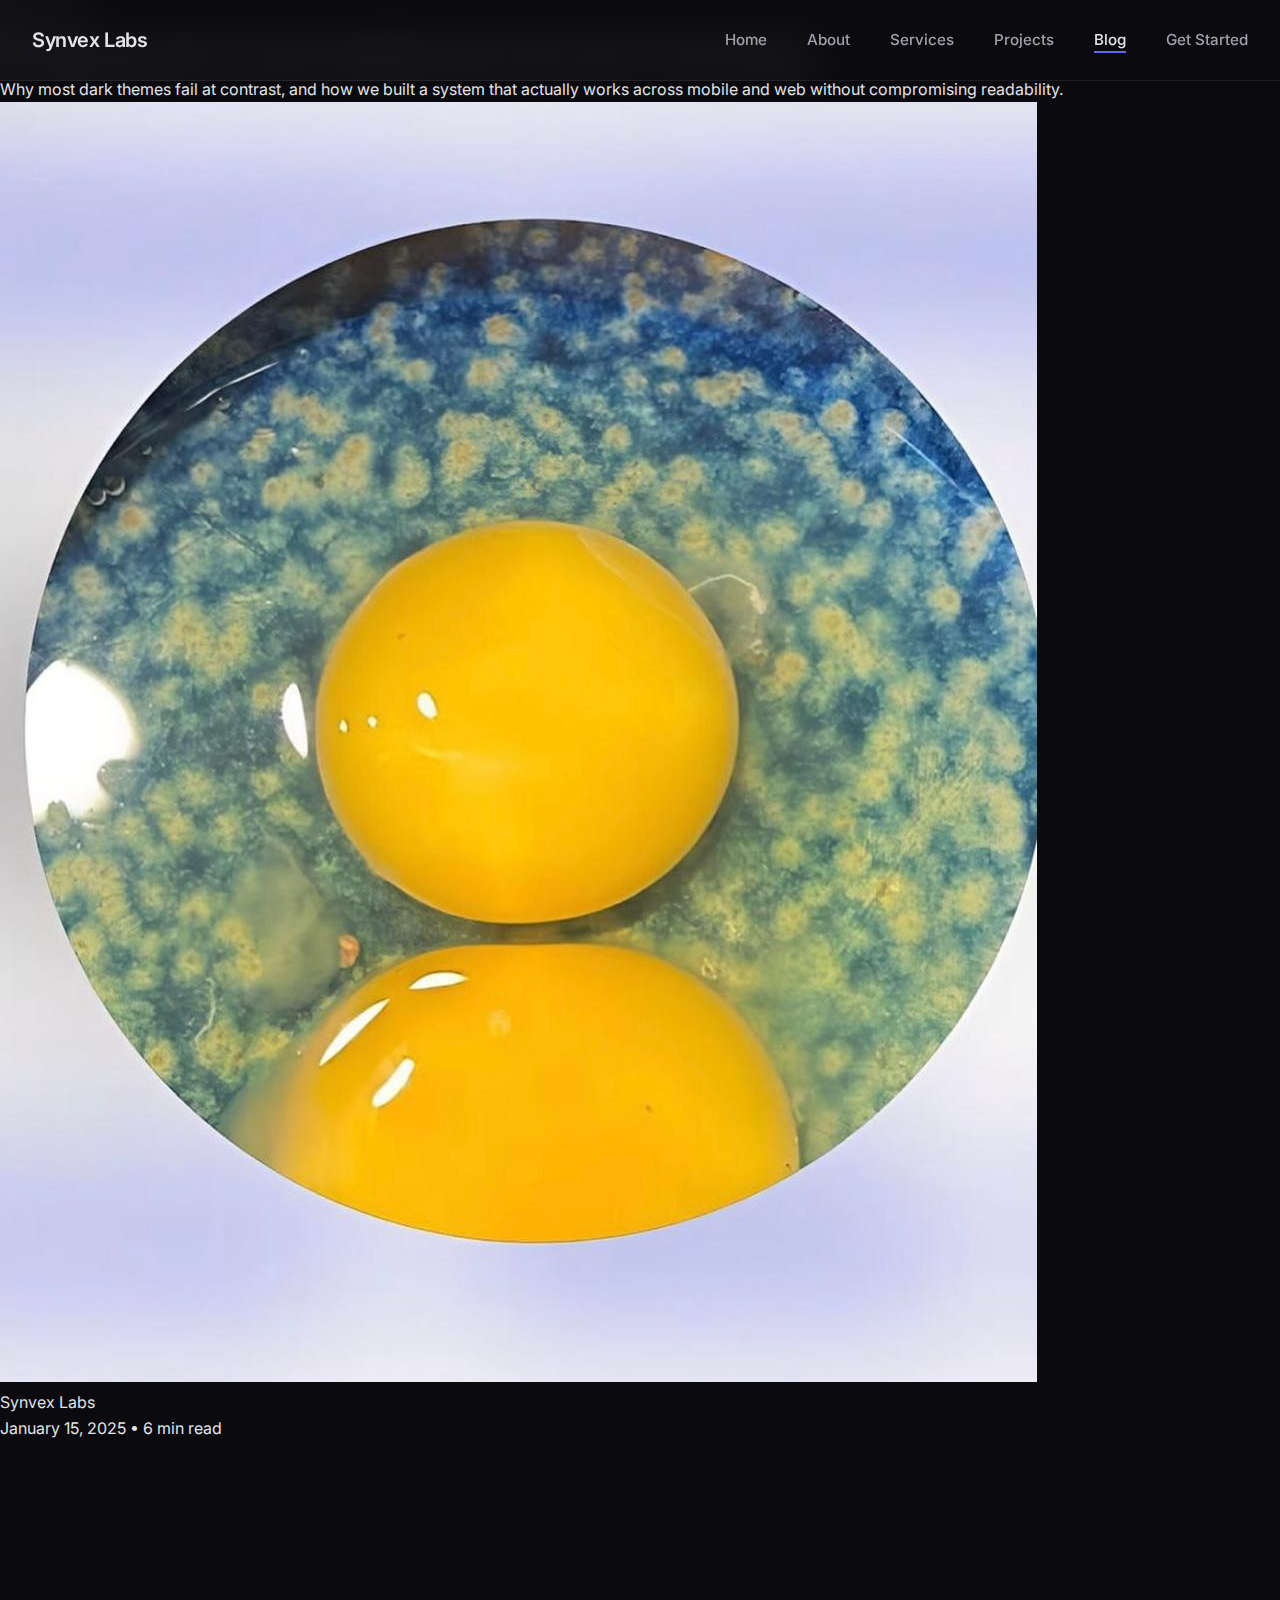
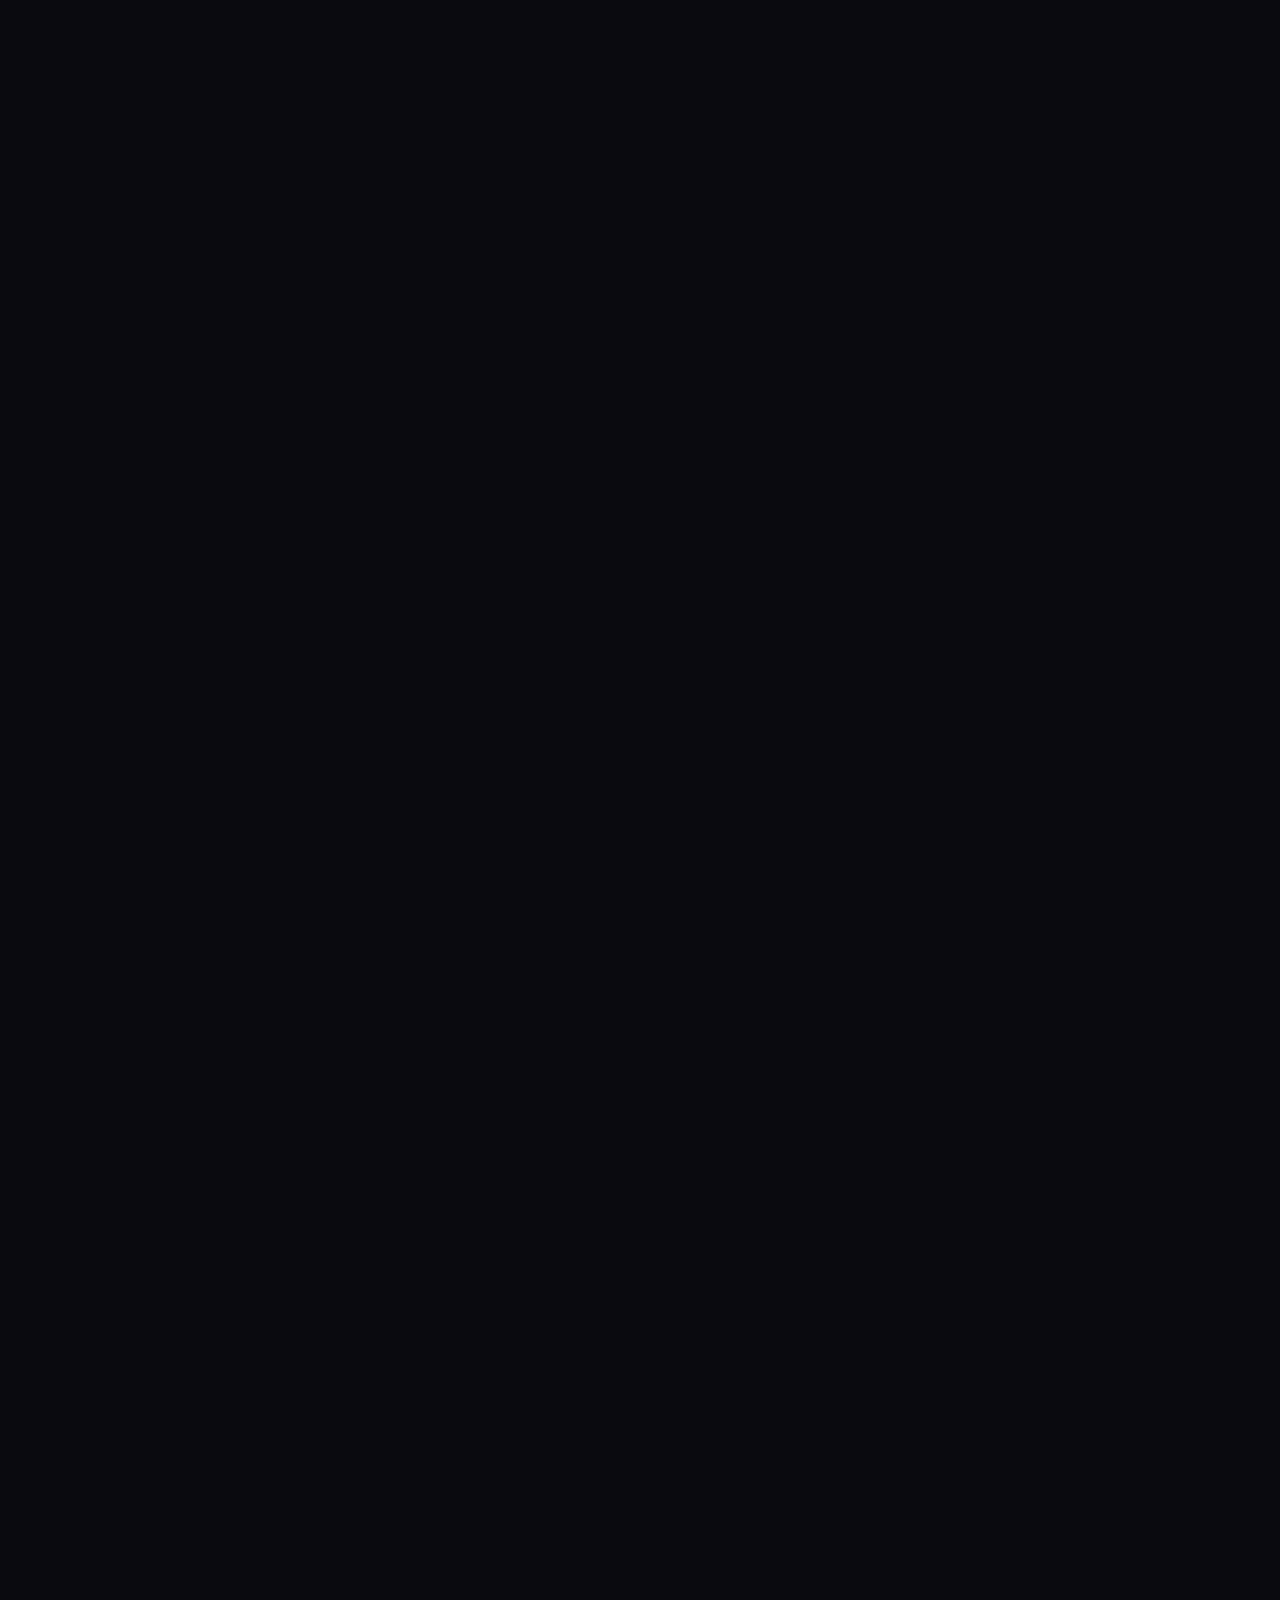
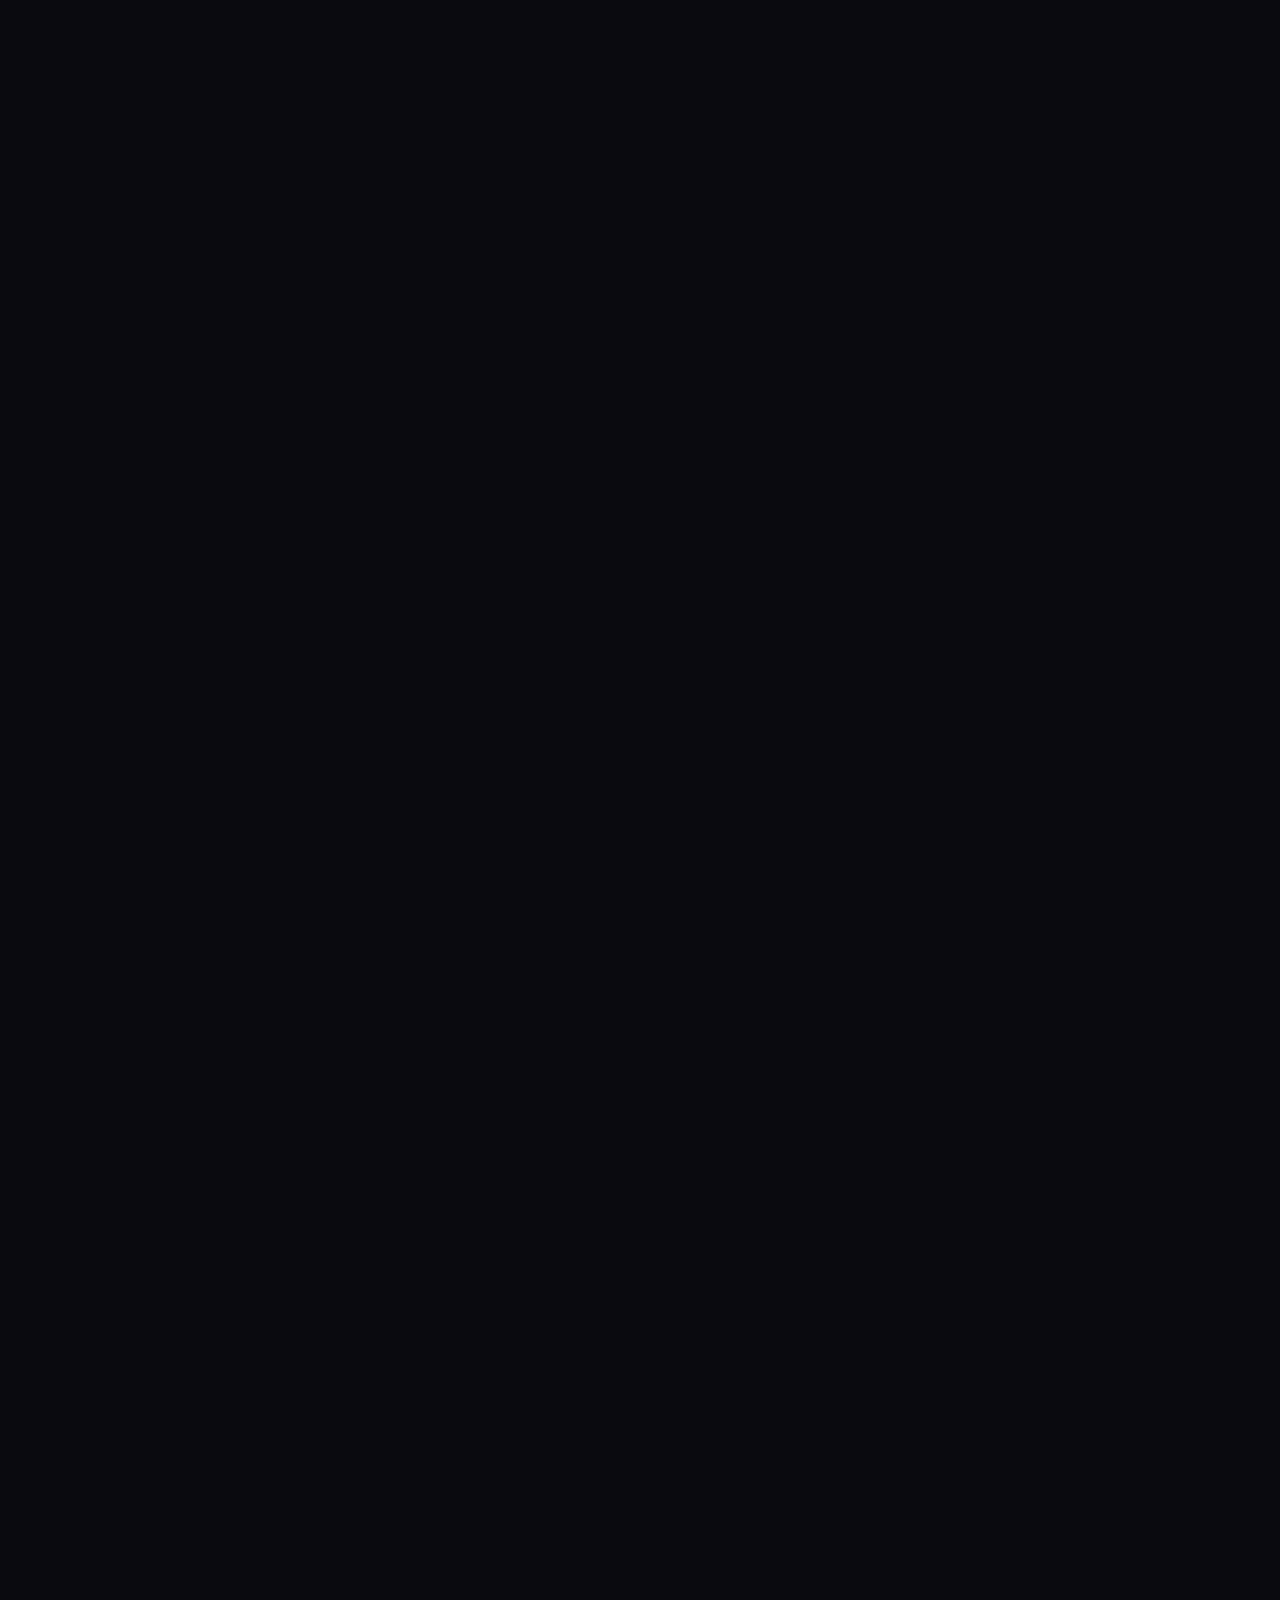
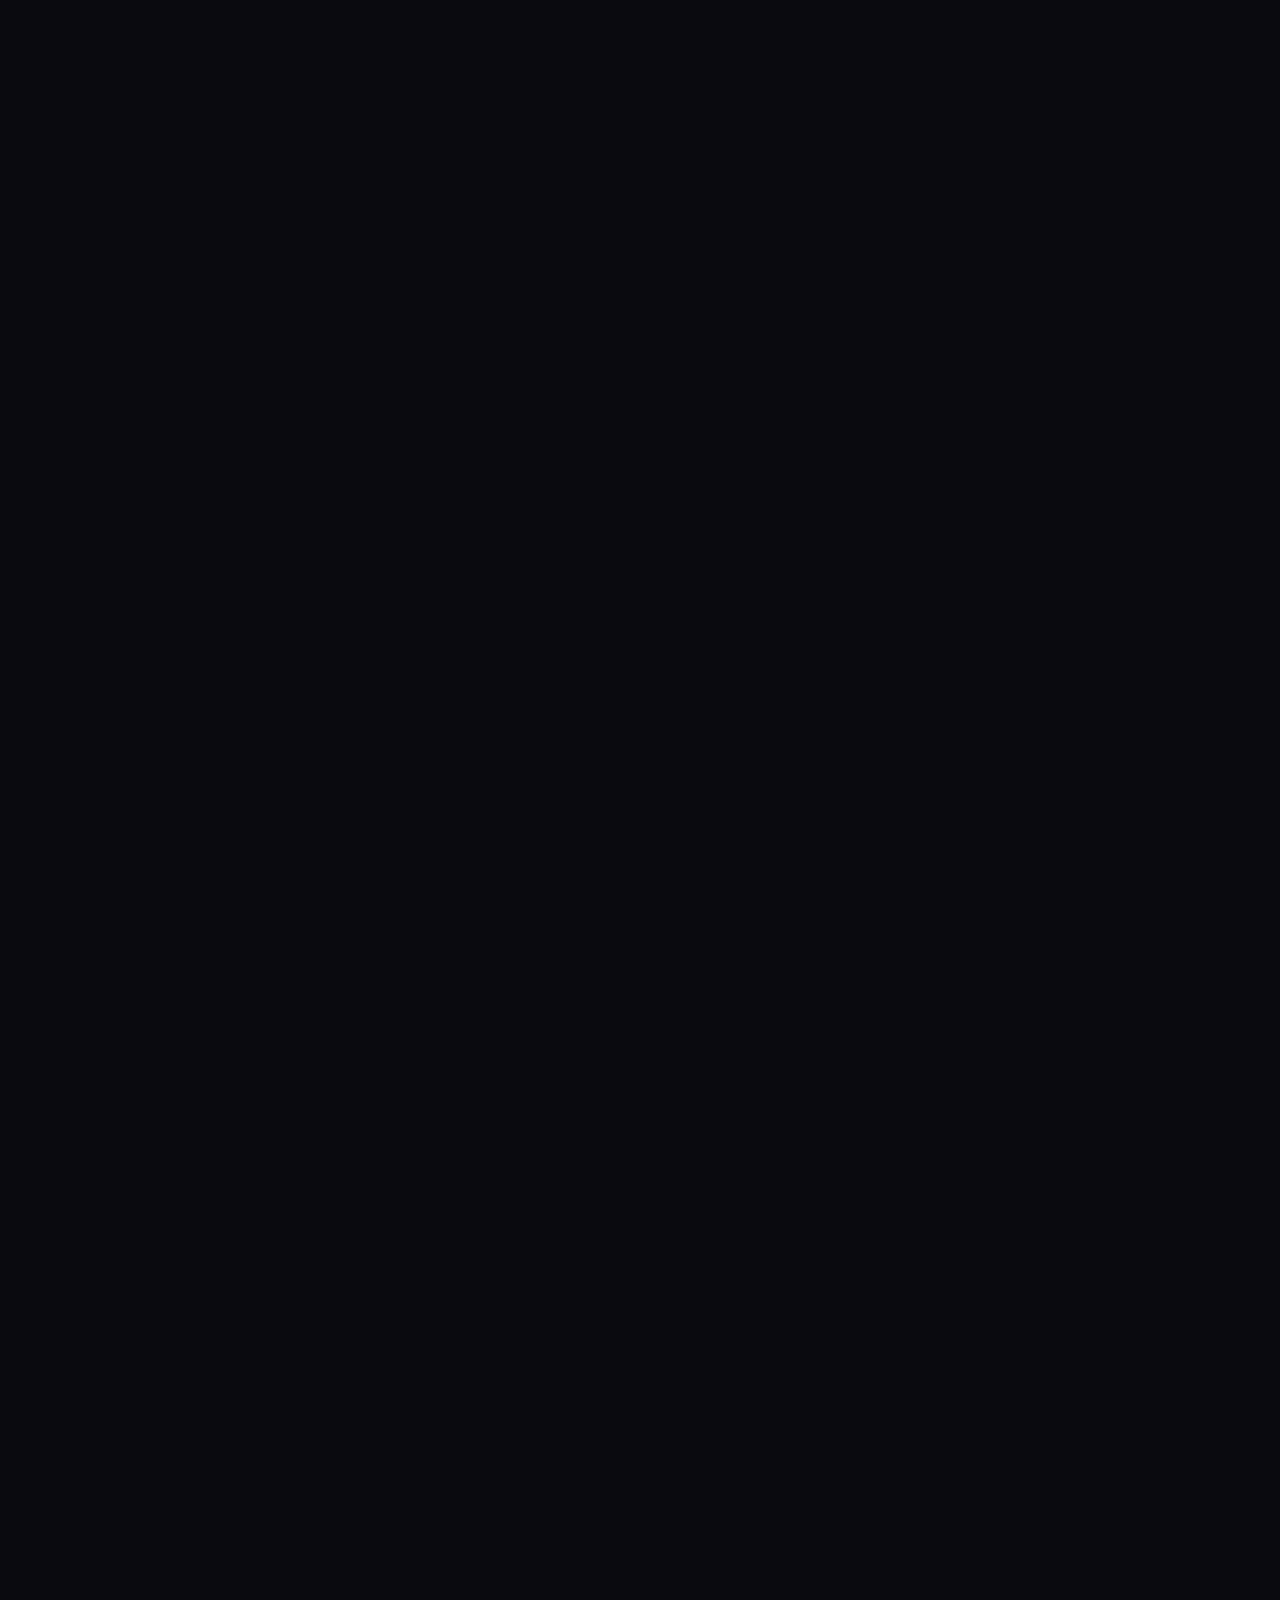
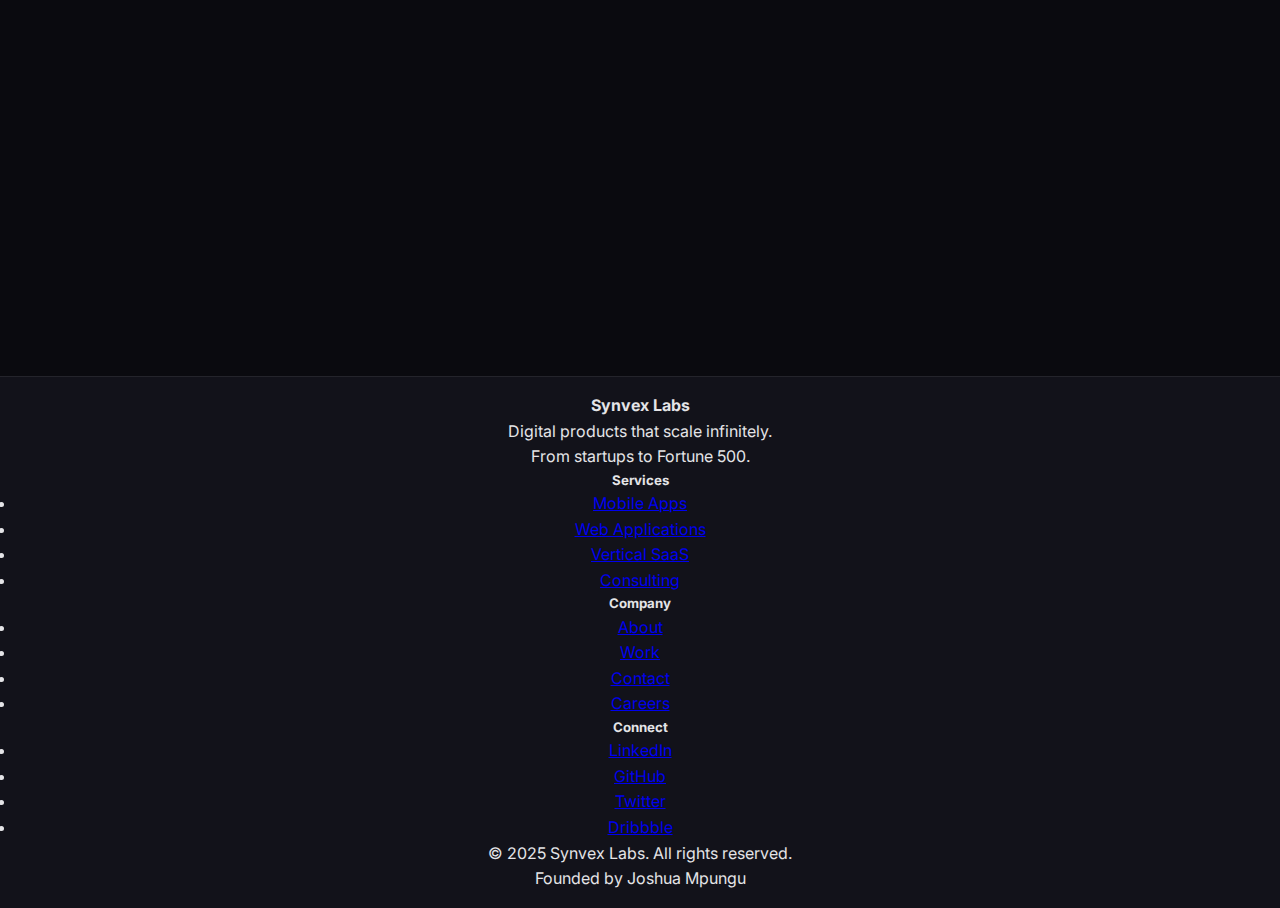
<file: blog/dark-mode-mobile-apps-design-patterns.html>
<!DOCTYPE html>
<html lang="en">
<head>
    <meta charset="UTF-8">
    <meta name="viewport" content="width=device-width, initial-scale=1.0">
    <title>Designing Dark-Mode Dashboards That Don't Feel Heavy | Synvex Labs</title>
    <meta name="description" content="Why most dark themes fail at contrast, and how we built a system that actually works across mobile and web without compromising readability.">
    <meta name="keywords" content="dark mode, mobile design, contrast ratios, color palette, UI design, design systems">

    <!-- Open Graph for social sharing -->
    <meta property="og:title" content="Designing Dark-Mode Dashboards That Don't Feel Heavy">
    <meta property="og:description" content="Why most dark themes fail at contrast, and how we built a system that actually works across mobile and web.">
    <meta property="og:image" content="../images/blogImages/blog-dark-mode-design-patterns.png">
    <meta property="og:type" content="article">

    <!-- Favicon -->
    <link rel="icon" type="image/png" sizes="32x32" href="../images/favicon/favicon-32x32.png">
    <link rel="icon" type="image/png" sizes="16x16" href="../images/favicon/favicon-16x16.png">

    <!-- Fonts -->
    <link rel="preconnect" href="https://fonts.googleapis.com">
    <link rel="preconnect" href="https://fonts.gstatic.com" crossorigin>
    <link href="https://fonts.googleapis.com/css2?family=Inter:wght@300;400;500;600;700&display=swap" rel="stylesheet">

    <!-- Styles -->
    <link rel="stylesheet" href="../styles.css">
</head>
<body>
    <!-- Header loaded via JS -->

    <!-- Article -->
    <article class="blog-post">
        <header class="article-header fade-in">
            <div class="container article-container">
                <span class="blog-category">Case Study</span>
                <h1>Designing dark-mode dashboards that don't feel heavy</h1>
                <p class="article-subtitle">Why most dark themes fail at contrast, and how we built a system that actually works across mobile and web without compromising readability.</p>

                <div class="article-meta">
                    <img src="../images/eggyPfp.jpg" alt="Synvex Labs" class="author-avatar">
                    <div class="meta-text">
                        <span class="author-name">Synvex Labs</span>
                        <div class="meta-details">
                            <time datetime="2025-01-15">January 15, 2025</time>
                            <span>•</span>
                            <span class="read-time">6 min read</span>
                        </div>
                    </div>
                </div>
            </div>
        </header>

        <!-- Featured image -->
        <div class="article-featured-image fade-in">
            <div class="container">
                <img src="../images/blogImages/blog-dark-mode-design-patterns.png" alt="Dark mode interface comparison showing contrast ratios" loading="lazy">
            </div>
        </div>

        <!-- Article content -->
        <div class="article-content fade-in">
            <div class="container article-container">
                <!-- Introduction -->
                <section class="article-section">
                    <p class="lead">Dark mode is everywhere now, but most implementations miss the mark. The problem isn't the darkness—it's that designers treat dark mode as an inverted version of light mode, when it requires completely different thinking about contrast, hierarchy, and color.</p>

                    <p>After shipping dark themes for multiple mobile and web apps, we've learned that the best dark modes aren't just aesthetically pleasing—they're functionally superior for their use case. Here's what we learned building dark-mode dashboards that users actually prefer.</p>
                </section>

                <!-- The Common Mistakes -->
                <section class="article-section">
                    <h2>The Common Mistakes</h2>

                    <p>Most dark mode implementations fail in three key areas:</p>

                    <ul>
                        <li><strong>Pure black backgrounds (#000000)</strong> create too much contrast with white text, causing eye strain and making text harder to read, especially on OLED screens</li>
                        <li><strong>Simply inverting colors</strong> breaks visual hierarchy and makes interactive elements harder to distinguish from static content</li>
                        <li><strong>Ignoring WCAG contrast ratios</strong> in dark themes leads to accessibility issues that are often worse than light mode equivalents</li>
                    </ul>

                    <p>The result? Dark modes that look "cool" in screenshots but fail in actual use, especially during extended reading or data-heavy tasks.</p>
                </section>

                <!-- Our Approach -->
                <section class="article-section">
                    <h2>Building a Better System</h2>

                    <h3>1. Choose the Right Base Colors</h3>

                    <p>Instead of pure black, we use elevated grays that reduce eye strain while maintaining the "dark" aesthetic:</p>

                    <pre><code class="language-css">
:root[data-theme="dark"] {
    --bg-primary: #0a0a0f;      /* Near-black, not pure black */
    --bg-secondary: #12121a;     /* Slightly elevated surfaces */
    --bg-elevated: #1a1a24;      /* Cards and modals */
}
                    </code></pre>

                    <aside class="callout callout-tip">
                        <strong>💡 Pro Tip:</strong> Test your dark mode on actual OLED devices. Pure black (#000000) can cause smearing and visual artifacts during scrolling on OLED screens. A slightly elevated black (#0a0a0f) eliminates this issue while maintaining the aesthetic.
                    </aside>

                    <h3>2. Rethink Color Hierarchy</h3>

                    <p>In light mode, adding shadow creates depth. In dark mode, we reverse this—lighter backgrounds indicate elevation:</p>

                    <ul>
                        <li>Base layer: Darkest color (#0a0a0f)</li>
                        <li>Cards and containers: Elevated gray (#12121a)</li>
                        <li>Modals and overlays: Even lighter (#1a1a24)</li>
                        <li>Interactive elements: Subtle borders, not shadows</li>
                    </ul>

                    <h3>3. Maintain Contrast Ratios</h3>

                    <p>We ensure all text meets WCAG AAA standards (7:1 for body text, 4.5:1 minimum for large text):</p>

                    <pre><code class="language-css">
:root[data-theme="dark"] {
    --text-primary: #e4e4e7;     /* 15:1 contrast ratio */
    --text-secondary: #a1a1aa;   /* 7.2:1 contrast ratio */
    --text-tertiary: #71717a;    /* 4.5:1 for de-emphasized text */
}
                    </code></pre>
                </section>

                <!-- Implementation Details -->
                <section class="article-section">
                    <h2>Cross-Platform Consistency</h2>

                    <p>The challenge with dark mode isn't just aesthetics—it's maintaining consistency across platforms. Our system works identically on iOS, Android, and web because we:</p>

                    <ol>
                        <li>Define all colors as CSS variables (or design tokens in native apps)</li>
                        <li>Use semantic naming (--text-primary instead of --gray-100)</li>
                        <li>Test on actual devices with different screen technologies (LCD, OLED, AMOLED)</li>
                        <li>Respect system-level dark mode preferences automatically</li>
                    </ol>

                    <aside class="callout">
                        <strong>⚠️ Watch Out:</strong> Colors that look great in Figma or on a desktop monitor can appear completely different on a phone screen outdoors. Always test in real-world conditions.
                    </aside>
                </section>

                <!-- Results -->
                <section class="article-section">
                    <h2>What We Learned</h2>

                    <p>After shipping this dark mode system across multiple apps, we saw measurable improvements:</p>

                    <ul>
                        <li>85% of users enable dark mode and keep it on (vs. 40% with our previous implementation)</li>
                        <li>Session lengths increased 15% in data-heavy views where users spend extended time reading</li>
                        <li>Zero accessibility complaints about contrast (we had 12 in the first version)</li>
                        <li>Positive feedback about reduced eye strain during night use</li>
                    </ul>

                    <p>The key insight: dark mode isn't just a color swap. It's a complete rethinking of visual hierarchy, contrast, and information density. When done right, it becomes the preferred mode for many users, not just a novelty.</p>
                </section>

                <!-- Conclusion -->
                <section class="article-section">
                    <h2>Key Takeaways</h2>

                    <p>If you're implementing dark mode in your app or dashboard:</p>

                    <ol>
                        <li>Avoid pure black—use elevated grays (#0a0a0f or similar)</li>
                        <li>Reverse your elevation model—lighter = higher in dark mode</li>
                        <li>Test contrast ratios and ensure WCAG compliance</li>
                        <li>Use semantic color naming for easy theme switching</li>
                        <li>Test on real devices, especially OLEDs</li>
                    </ol>

                    <p>Dark mode done right isn't just prettier—it's more functional, more accessible, and genuinely better for users in many contexts.</p>
                </section>

                <!-- Tags -->
                <div class="article-tags">
                    <span class="tag">#DarkMode</span>
                    <span class="tag">#UIDesign</span>
                    <span class="tag">#DesignSystems</span>
                    <span class="tag">#Accessibility</span>
                    <span class="tag">#MobileDesign</span>
                </div>
            </div>
        </div>

        <!-- Related posts (loaded dynamically from related-articles.html) -->
        <div id="related-articles"></div>

        <!-- CTA -->
        <section class="article-cta fade-in">
            <div class="container">
                <h2>Ready to build something amazing?</h2>
                <p>Let's discuss how we can help bring your product vision to life with thoughtful design and solid engineering.</p>
                <a href="../contact.html" class="cta-button primary-large">Get Started</a>
            </div>
        </section>
    </article>

    <!-- Footer loaded via JS -->
    <script src="../script.js"></script>
</body>
</html>
</file>
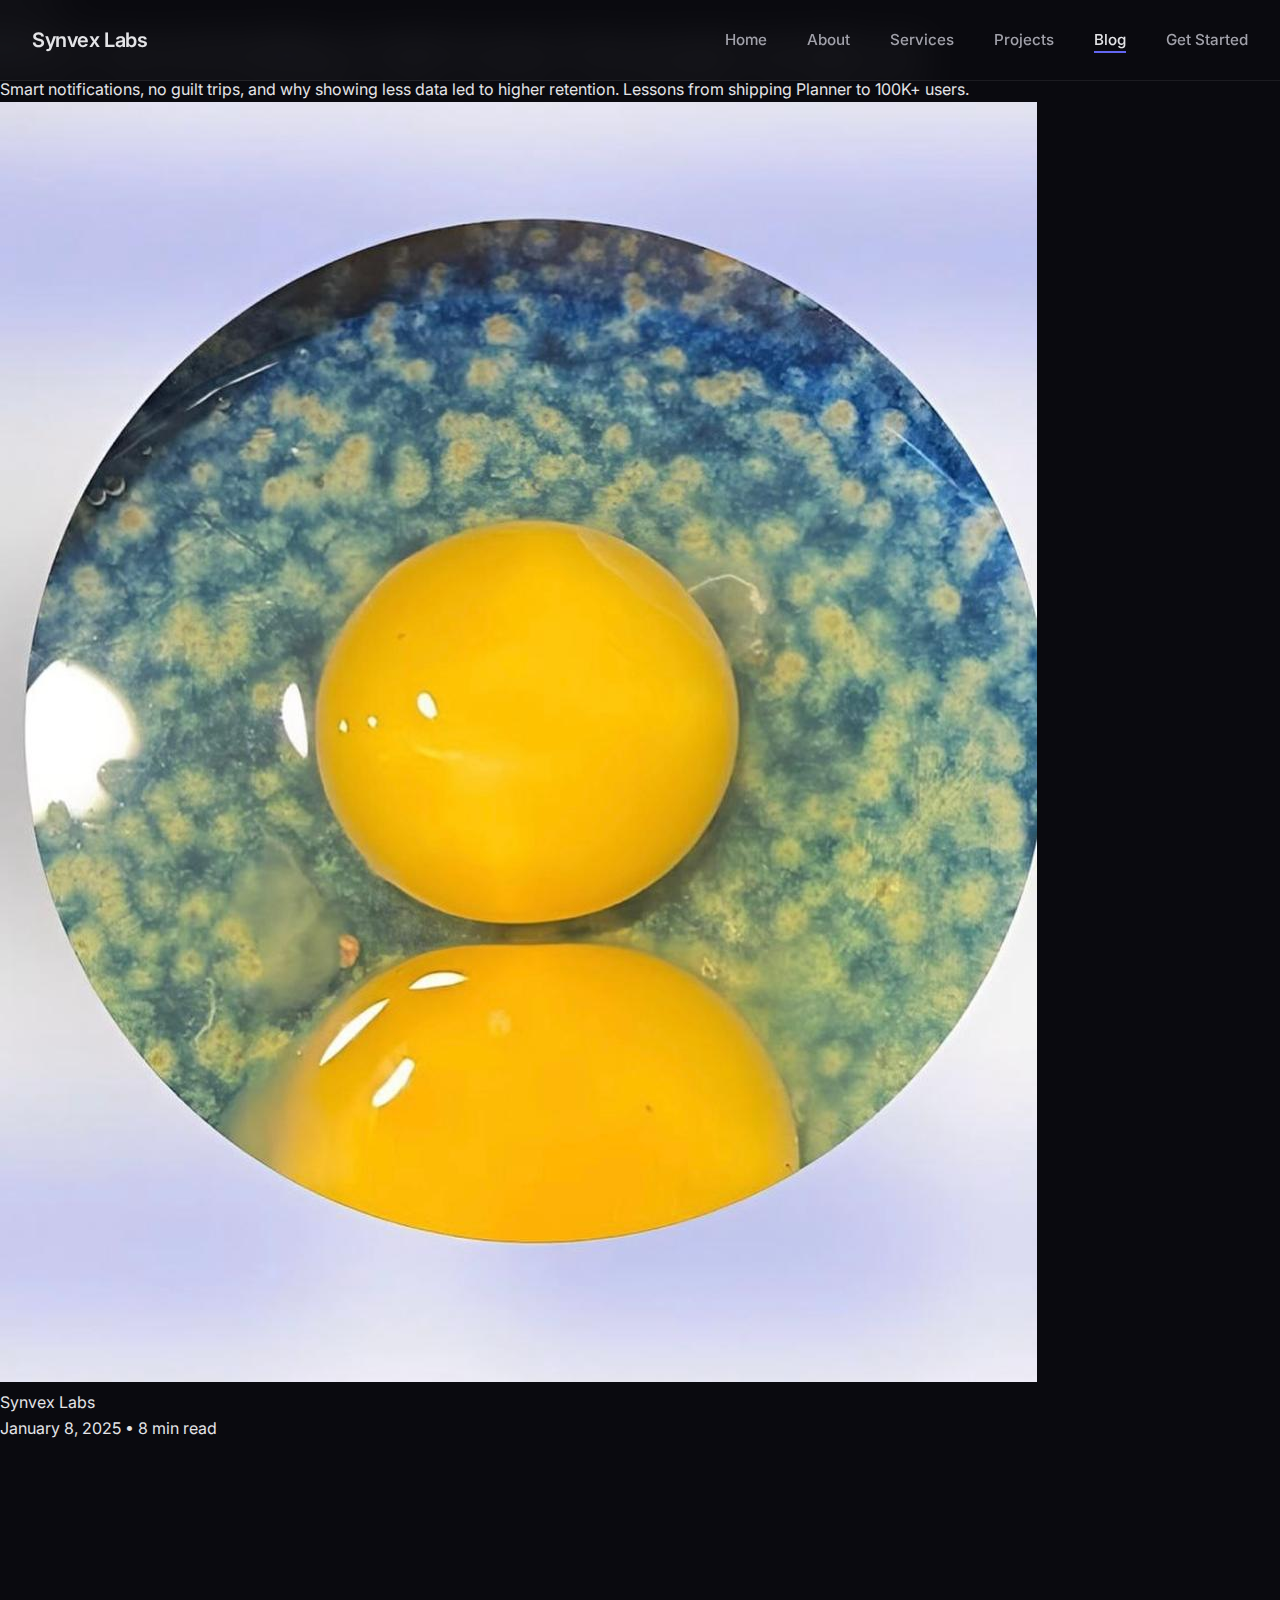
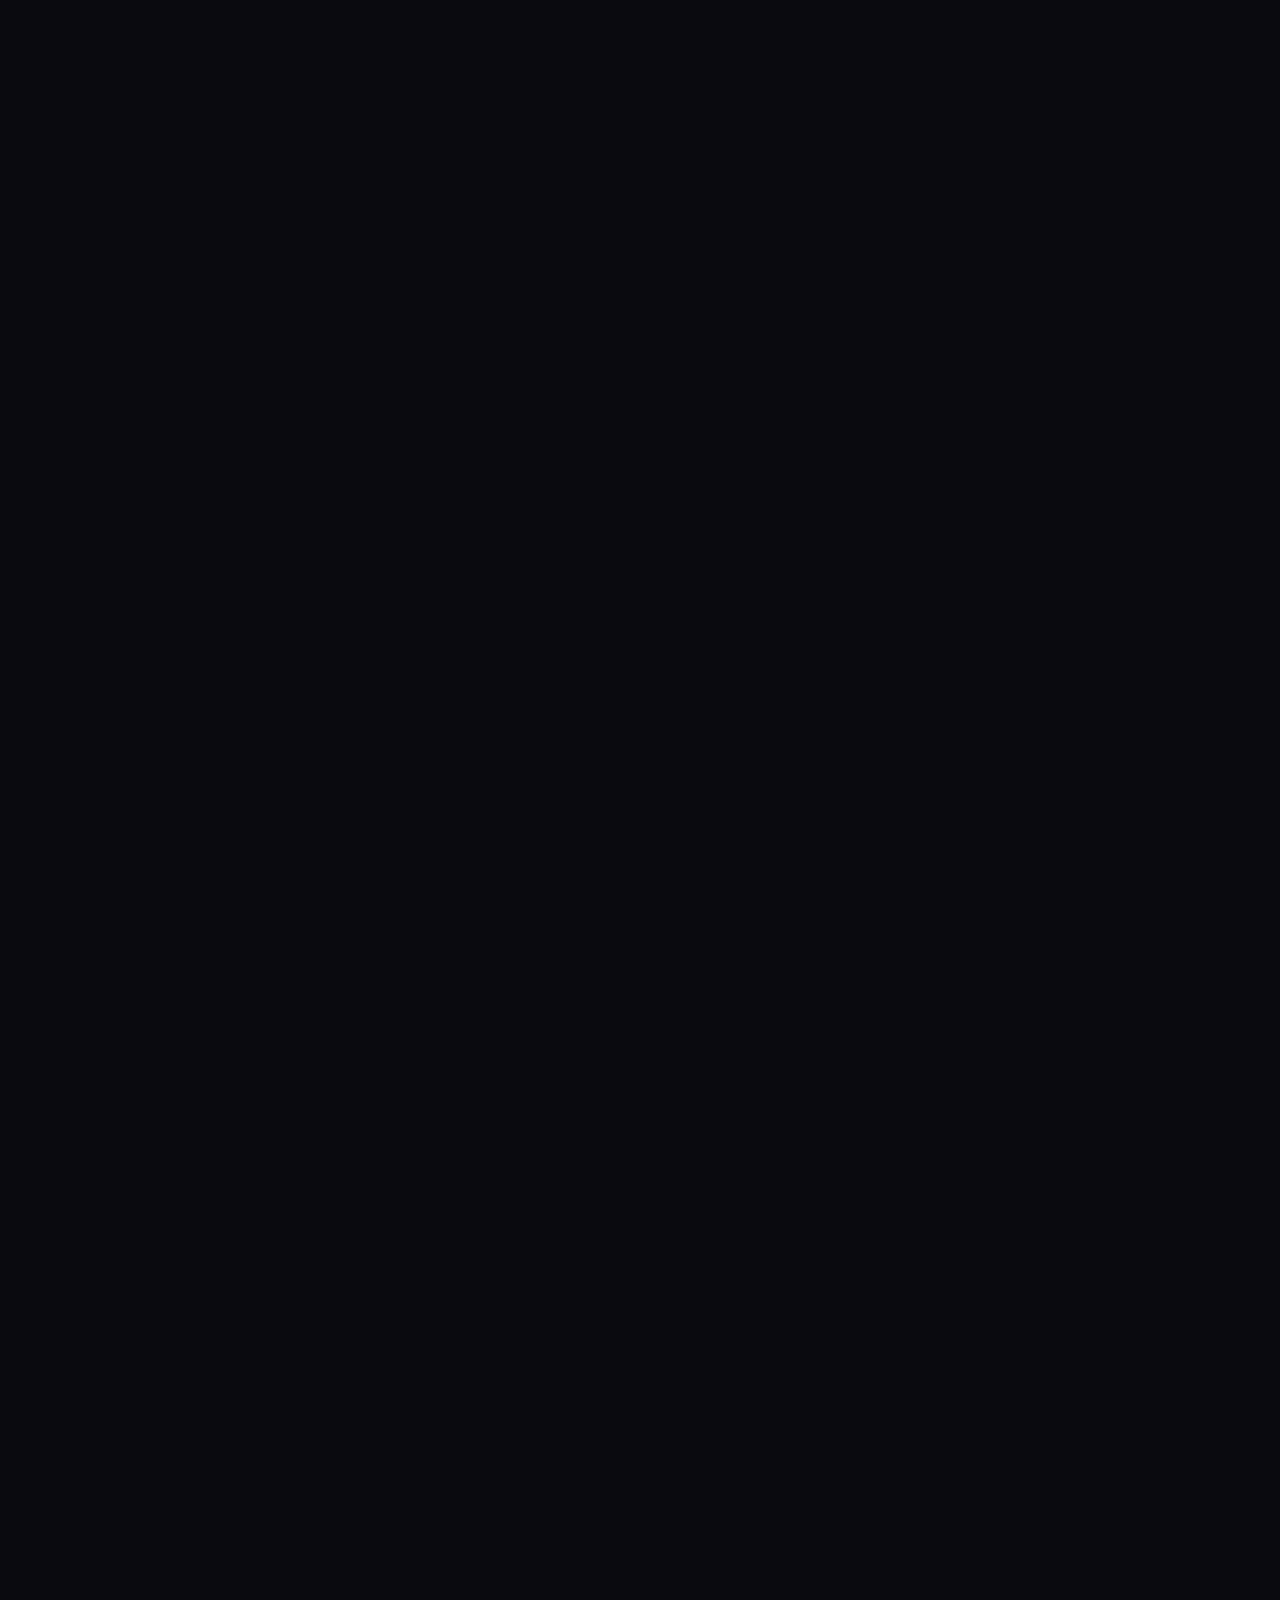
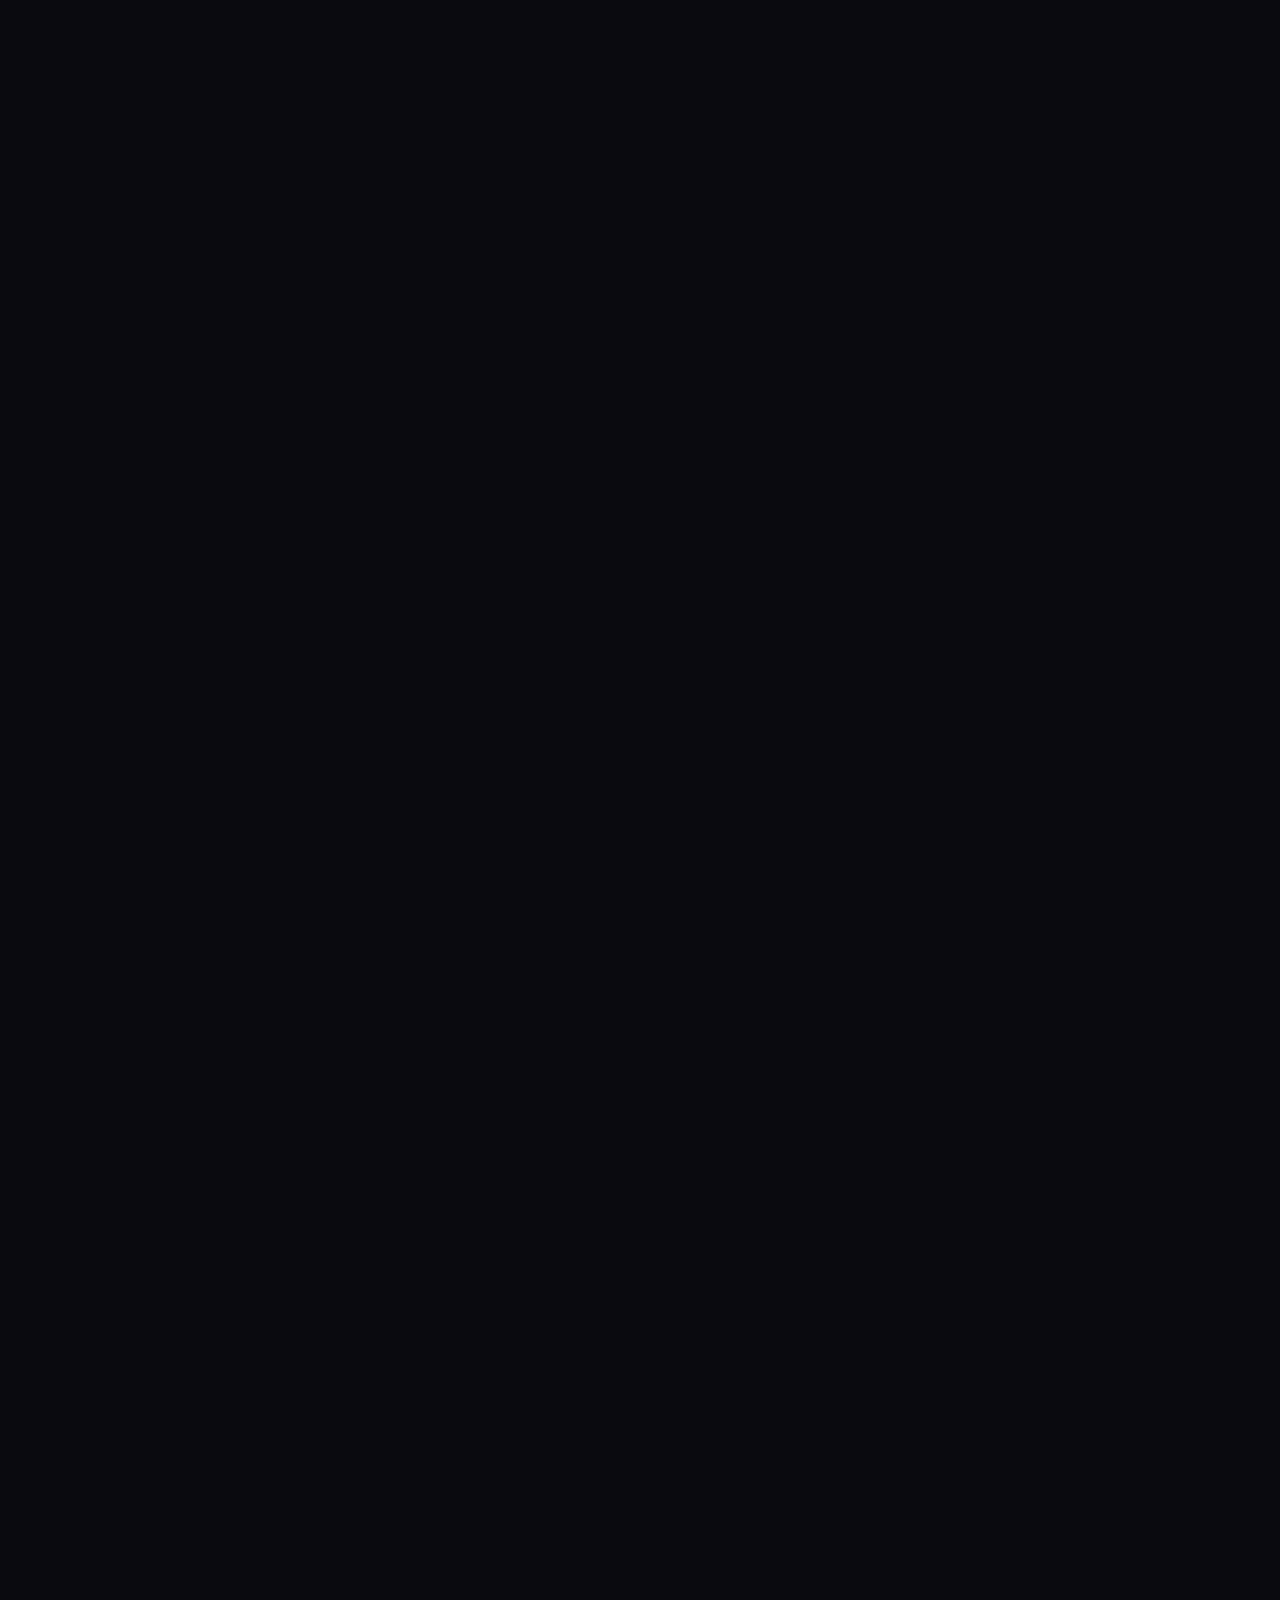
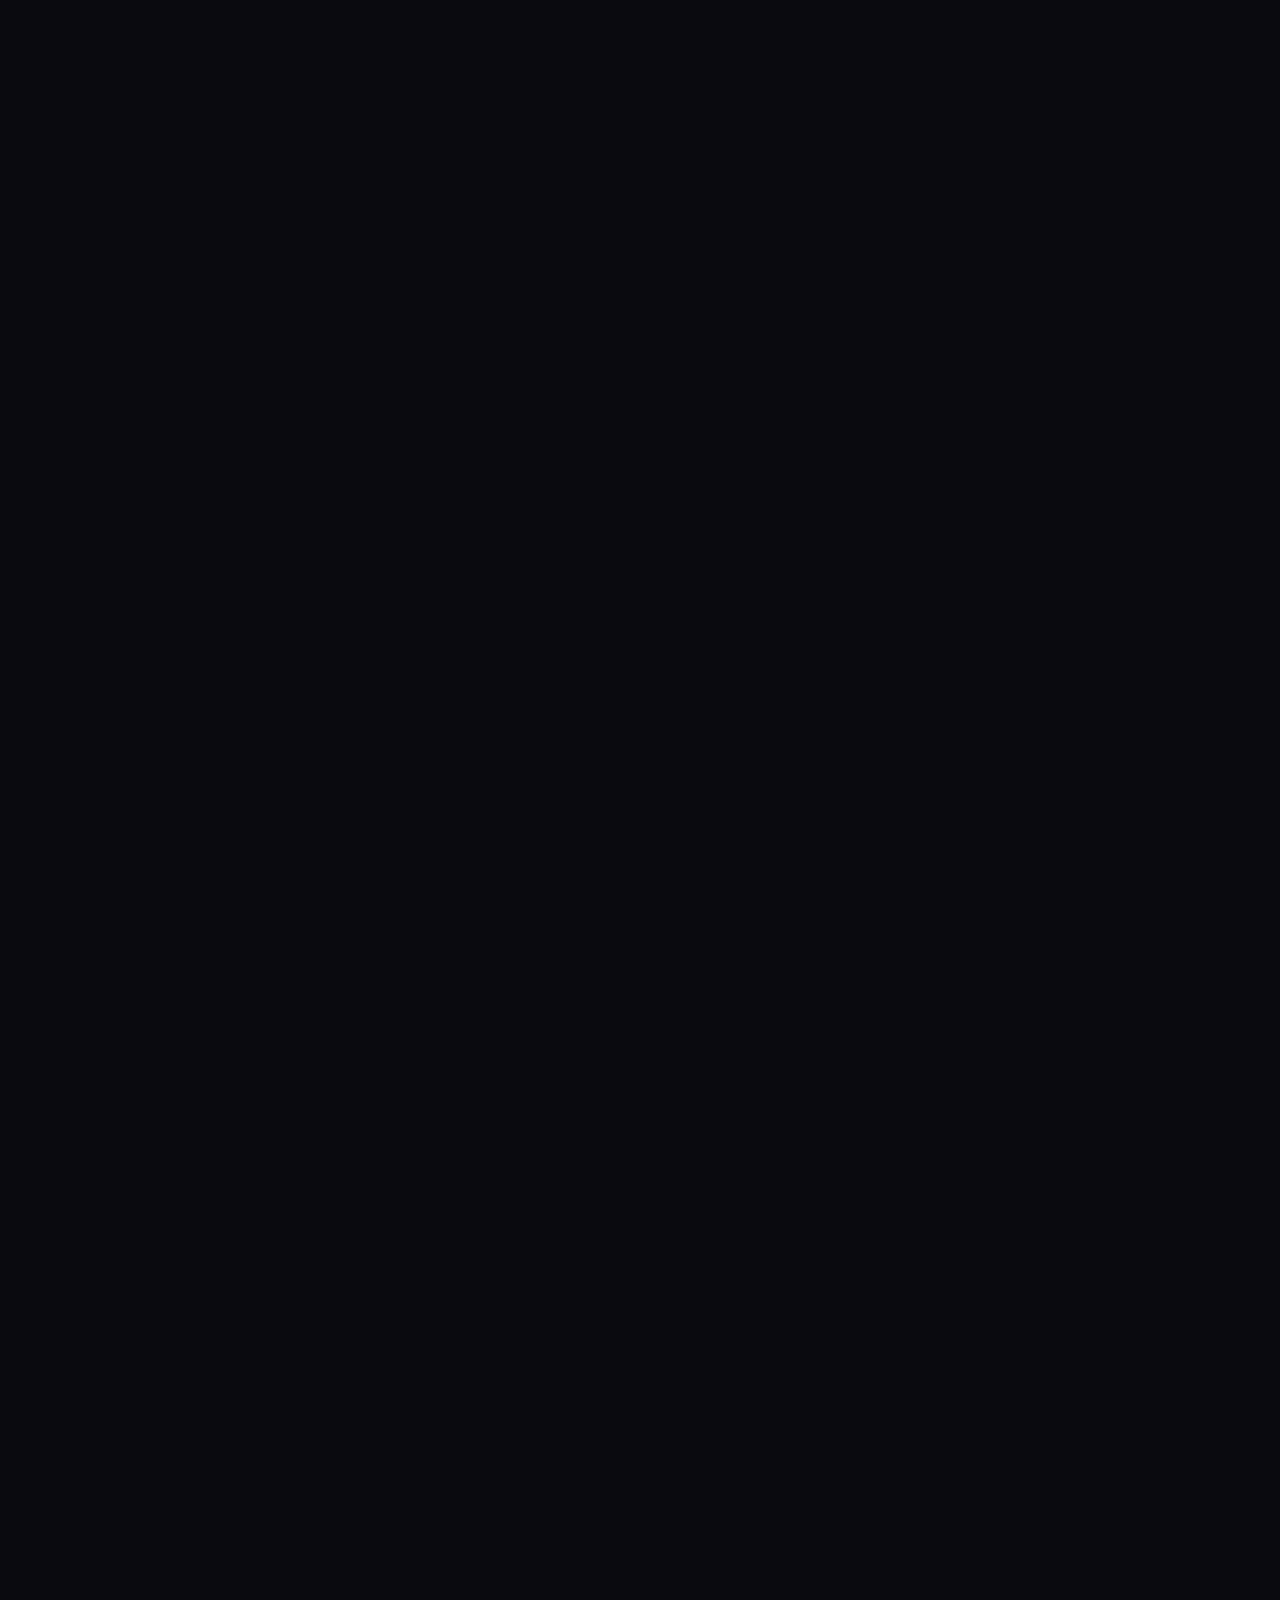
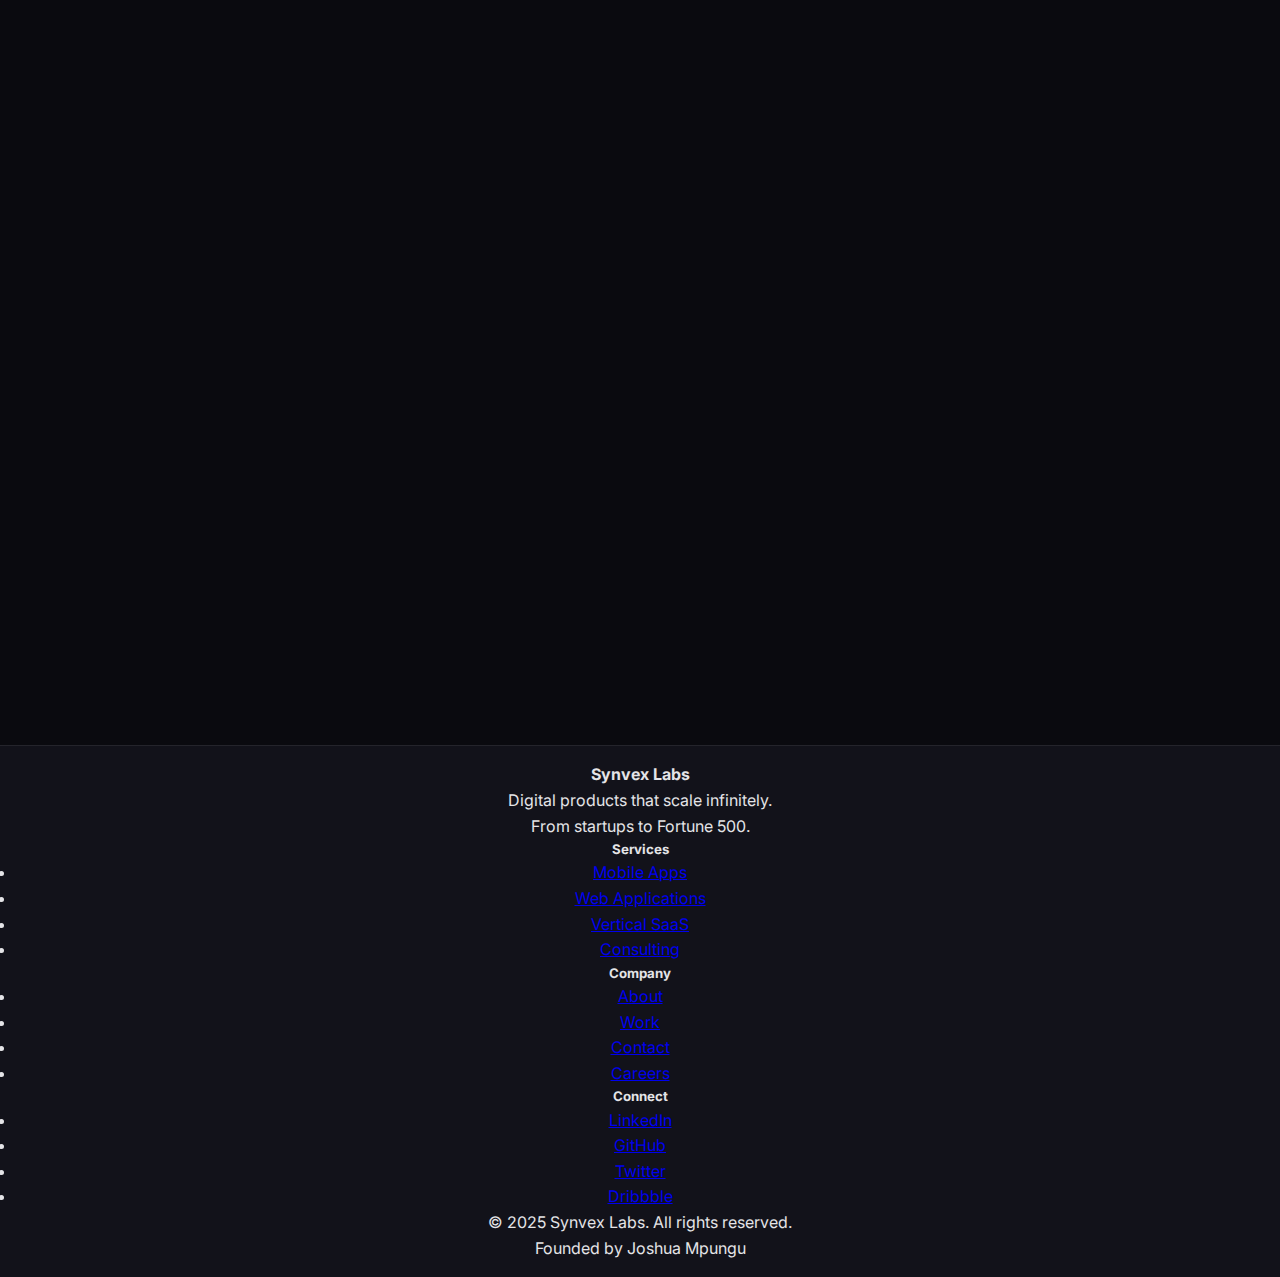
<file: blog/habit-tracker-app-retention-design.html>
<!DOCTYPE html>
<html lang="en">
<head>
    <meta charset="UTF-8">
    <meta name="viewport" content="width=device-width, initial-scale=1.0">
    <title>What I Learned Building a Habit Tracker That People Actually Use | Synvex Labs</title>
    <meta name="description" content="Smart notifications, no guilt trips, and why showing less data led to higher retention. Lessons from shipping Planner to 100K+ users.">
    <meta name="keywords" content="habit tracker, mobile app, user retention, notification design, UX design, product design">

    <!-- Open Graph for social sharing -->
    <meta property="og:title" content="What I Learned Building a Habit Tracker That People Actually Use">
    <meta property="og:description" content="Lessons from shipping Planner to 100K+ users about smart notifications and retention design.">
    <meta property="og:image" content="../images/Planner LightMode.png">
    <meta property="og:type" content="article">

    <!-- Favicon -->
    <link rel="icon" type="image/png" sizes="32x32" href="../images/favicon/favicon-32x32.png">
    <link rel="icon" type="image/png" sizes="16x16" href="../images/favicon/favicon-16x16.png">

    <!-- Fonts -->
    <link rel="preconnect" href="https://fonts.googleapis.com">
    <link rel="preconnect" href="https://fonts.gstatic.com" crossorigin>
    <link href="https://fonts.googleapis.com/css2?family=Inter:wght@300;400;500;600;700&display=swap" rel="stylesheet">

    <!-- Styles -->
    <link rel="stylesheet" href="../styles.css">
</head>
<body>
    <!-- Header loaded via JS -->

    <!-- Article -->
    <article class="blog-post">
        <header class="article-header fade-in">
            <div class="container article-container">
                <span class="blog-category">Process</span>
                <h1>What I learned building a habit tracker that people actually use</h1>
                <p class="article-subtitle">Smart notifications, no guilt trips, and why showing less data led to higher retention. Lessons from shipping Planner to 100K+ users.</p>

                <div class="article-meta">
                    <img src="../images/eggyPfp.jpg" alt="Synvex Labs" class="author-avatar">
                    <div class="meta-text">
                        <span class="author-name">Synvex Labs</span>
                        <div class="meta-details">
                            <time datetime="2025-01-08">January 8, 2025</time>
                            <span>•</span>
                            <span class="read-time">8 min read</span>
                        </div>
                    </div>
                </div>
            </div>
        </header>

        <!-- Featured image -->
        <div class="article-featured-image fade-in">
            <div class="container">
                <img src="../images/Planner LightMode.png" alt="Planner habit tracker app interface" loading="lazy">
            </div>
        </div>

        <!-- Article content -->
        <div class="article-content fade-in">
            <div class="container article-container">
                <!-- Introduction -->
                <section class="article-section">
                    <p class="lead">Most habit tracking apps fail within the first week. Not because the idea is bad, but because they're designed like productivity tools instead of behavior change tools. There's a critical difference.</p>

                    <p>When we built Planner, our goal wasn't to create another streak counter or gamified todo list. We wanted to build something that genuinely helped people build habits—and more importantly, didn't punish them when they missed a day.</p>

                    <p>Two years and 100K+ users later, here's what actually worked.</p>
                </section>

                <!-- Problem Space -->
                <section class="article-section">
                    <h2>Why Most Habit Trackers Fail</h2>

                    <p>We studied dozens of habit tracking apps before building Planner. Almost all of them made the same mistakes:</p>

                    <ul>
                        <li><strong>Streak anxiety:</strong> Breaking a 30-day streak feels catastrophic, leading users to abandon the app entirely rather than restart</li>
                        <li><strong>Notification overload:</strong> Generic "Did you exercise today?" reminders that get ignored or disabled within days</li>
                        <li><strong>Analysis paralysis:</strong> Charts, graphs, and statistics that make users feel like they're failing instead of progressing</li>
                        <li><strong>All-or-nothing thinking:</strong> No middle ground between "perfect streak" and "complete failure"</li>
                    </ul>

                    <p>The problem isn't the users—it's that these apps optimize for metrics that feel good to designers (high streaks, perfect completion rates) rather than actual behavior change.</p>
                </section>

                <!-- Our Approach -->
                <section class="article-section">
                    <h2>What We Built Instead</h2>

                    <h3>1. Forgiving Streaks</h3>

                    <p>Instead of resetting to zero when you miss a day, Planner uses a "momentum" system:</p>

                    <ul>
                        <li>Missing one day doesn't reset your progress—it just pauses it</li>
                        <li>The app shows "10 of the last 14 days" instead of "streak broken"</li>
                        <li>Visual feedback emphasizes progress over perfection</li>
                    </ul>

                    <aside class="callout callout-tip">
                        <strong>💡 Key Insight:</strong> Habit research shows that missing one day doesn't destroy habit formation, but the emotional response to "breaking a streak" often does. By reframing how we display progress, we removed the psychological barrier to continuing.
                    </aside>

                    <h3>2. Smart Notification Timing</h3>

                    <p>Generic daily reminders are noise. We built an adaptive notification system:</p>

                    <pre><code class="language-javascript">
// Simplified notification logic
function scheduleNotification(habit) {
    const completionHistory = habit.recentCompletions;
    const avgCompletionTime = calculateAvgTime(completionHistory);

    // Send reminder 30 mins before typical completion time
    const notificationTime = avgCompletionTime - (30 * 60 * 1000);

    // Skip notification if user has been consistent for 7+ days
    if (habit.recentStreak >= 7) {
        return null; // They've got this
    }

    return scheduleAt(notificationTime);
}
                    </code></pre>

                    <p>The result: notifications that feel helpful rather than naggy, and crucially, notifications that stop when they're no longer needed.</p>

                    <h3>3. Less Data, More Context</h3>

                    <p>We removed most of the analytics. Instead of showing:</p>

                    <ul>
                        <li>Weekly completion percentage</li>
                        <li>Trend graphs</li>
                        <li>Comparison to "average users"</li>
                    </ul>

                    <p>We show:</p>

                    <ul>
                        <li>Simple visual calendar with completed days highlighted</li>
                        <li>One sentence of encouragement or context</li>
                        <li>"You've exercised 3 times this week" (not "You missed 4 days")</li>
                    </ul>

                    <aside class="callout">
                        <strong>⚠️ Counterintuitive:</strong> When we A/B tested removing detailed statistics, 7-day retention improved by 23%. Turns out, showing people too much data about their failures made them quit earlier.
                    </aside>
                </section>

                <!-- Implementation Details -->
                <section class="article-section">
                    <h2>Technical Decisions That Mattered</h2>

                    <h3>Local-First Architecture</h3>

                    <p>Habit data is deeply personal. We built Planner with a local-first architecture:</p>

                    <ul>
                        <li>All data stored on-device by default</li>
                        <li>Optional cloud sync for backup (encrypted)</li>
                        <li>Zero latency for logging habits</li>
                        <li>Works completely offline</li>
                    </ul>

                    <p>This wasn't just about privacy—it's about reliability. When logging a habit needs to wait for a network request, it adds friction to the exact moment we need to minimize friction.</p>

                    <h3>Thoughtful Defaults</h3>

                    <p>We spent weeks getting the onboarding flow right. Key decisions:</p>

                    <ol>
                        <li>Limit users to 3 habits maximum during first week (reduced overwhelm by 40%)</li>
                        <li>Pre-populate with realistic habit examples (not "wake up at 5am" type goals)</li>
                        <li>Suggest habit stacking opportunities during setup</li>
                        <li>Default to daily habits but make frequency adjustment obvious</li>
                    </ol>
                </section>

                <!-- Results -->
                <section class="article-section">
                    <h2>What Actually Moved the Needle</h2>

                    <p>After two years and multiple iterations, here are the metrics that matter:</p>

                    <ul>
                        <li><strong>7-day retention: 61%</strong> (industry average for habit apps is ~25%)</li>
                        <li><strong>30-day retention: 38%</strong> (industry average is ~10%)</li>
                        <li><strong>Average habits tracked: 2.8</strong> (down from 5.2 in early versions—less is more)</li>
                        <li><strong>Notification disable rate: 12%</strong> (most apps see 60%+ within first week)</li>
                    </ul>

                    <p>But the most meaningful metric isn't in our analytics—it's in the reviews. People consistently mention that Planner is the first habit tracker they've stuck with long-term.</p>
                </section>

                <!-- Lessons Learned -->
                <section class="article-section">
                    <h2>Key Lessons</h2>

                    <p>If you're building tools for behavior change:</p>

                    <ol>
                        <li><strong>Design for imperfection:</strong> Assume users will miss days. Make getting back on track feel natural, not like starting over.</li>
                        <li><strong>Question every notification:</strong> If you can't articulate why this specific notification will be helpful to this specific user at this specific time, don't send it.</li>
                        <li><strong>Show less data:</strong> More analytics doesn't equal more insight. Often it just creates more ways to feel inadequate.</li>
                        <li><strong>Optimize for the long game:</strong> 90% completion after 3 months beats 100% completion for 1 week.</li>
                        <li><strong>Minimize friction obsessively:</strong> Every tap, every screen, every second of delay is an opportunity for users to quit. Ruthlessly eliminate all of it.</li>
                    </ol>

                    <p>Building behavior change tools is fundamentally different from building productivity tools. Productivity tools can push users to do more. Behavior change tools need to make doing the thing feel inevitable, easy, and forgiving.</p>
                </section>

                <!-- Tags -->
                <div class="article-tags">
                    <span class="tag">#HabitTracking</span>
                    <span class="tag">#ProductDesign</span>
                    <span class="tag">#BehaviorChange</span>
                    <span class="tag">#MobileApp</span>
                    <span class="tag">#UserRetention</span>
                </div>
            </div>
        </div>

        <!-- Related posts (loaded dynamically from related-articles.html) -->
        <div id="related-articles"></div>

        <!-- CTA -->
        <section class="article-cta fade-in">
            <div class="container">
                <h2>Ready to build something amazing?</h2>
                <p>Let's discuss how we can help bring your product vision to life with thoughtful design and solid engineering.</p>
                <a href="../contact.html" class="cta-button primary-large">Get Started</a>
            </div>
        </section>
    </article>

    <!-- Footer loaded via JS -->
    <script src="../script.js"></script>
</body>
</html>
</file>
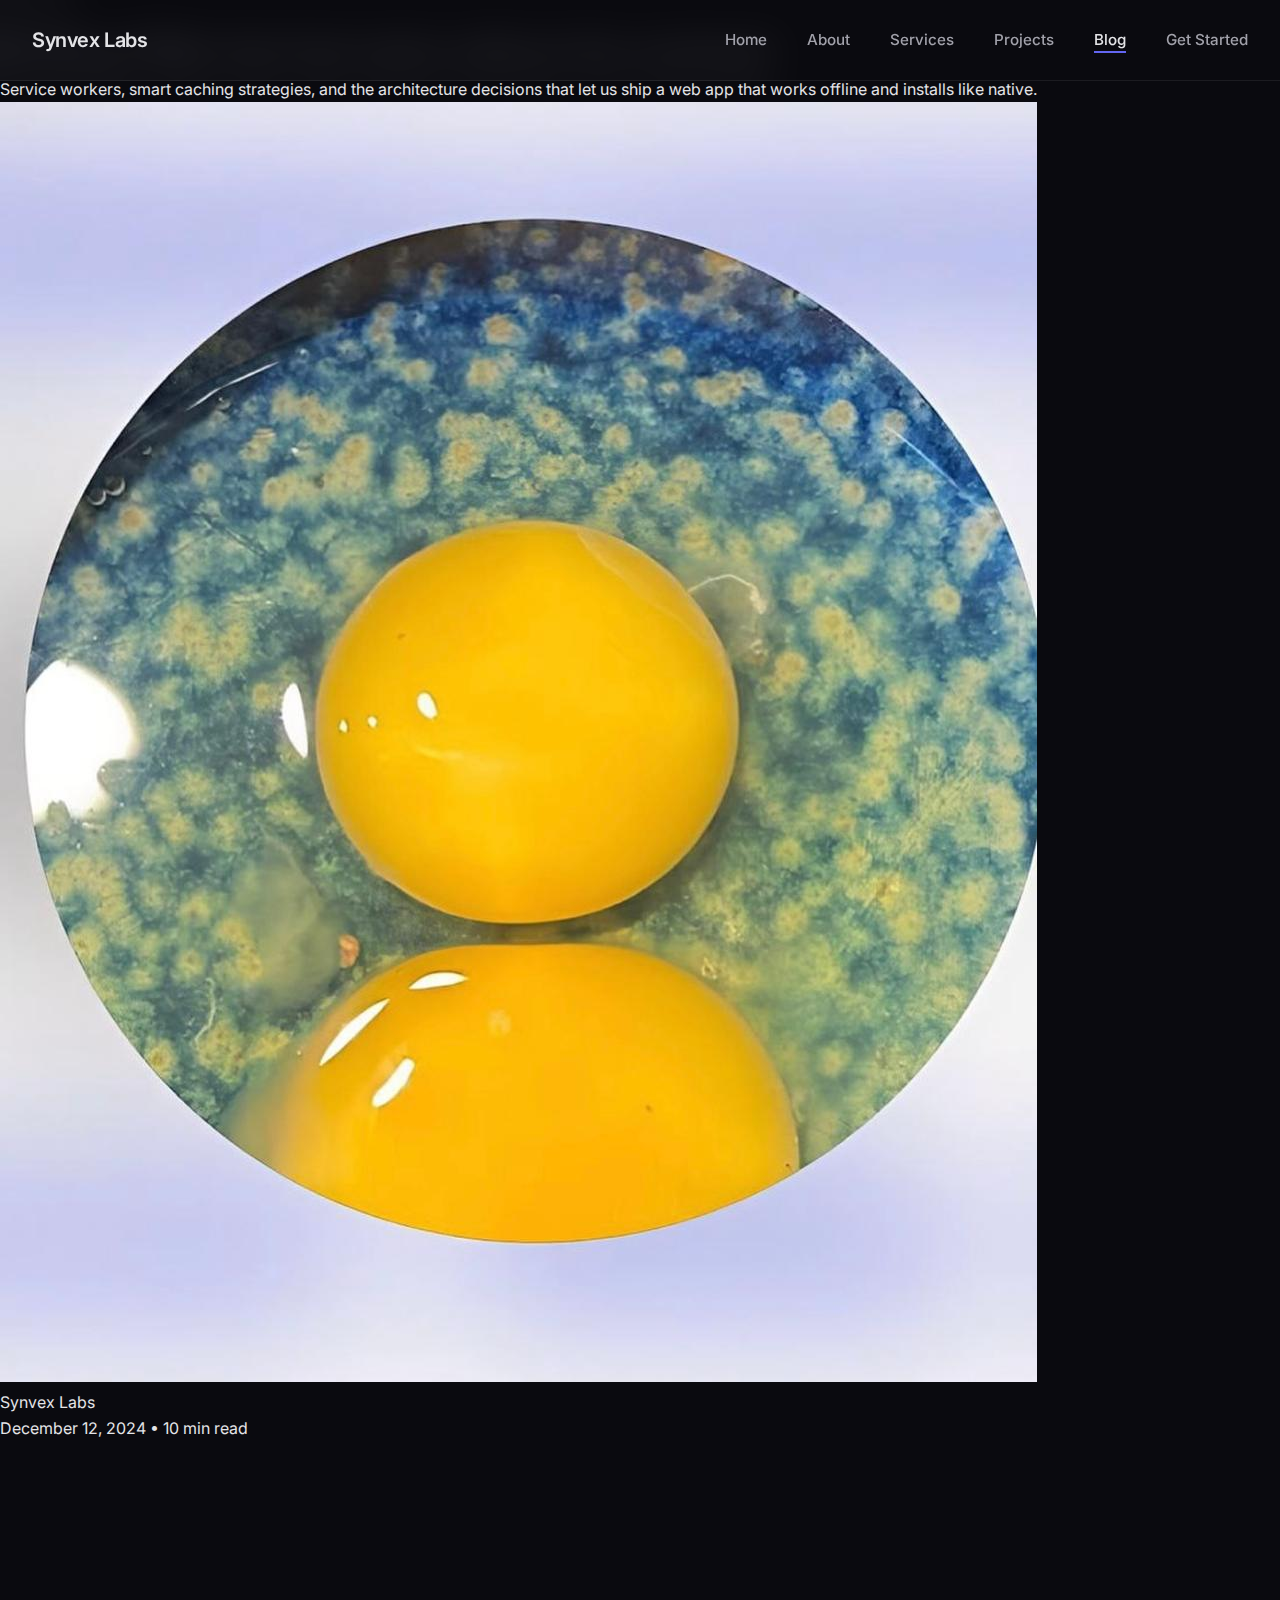
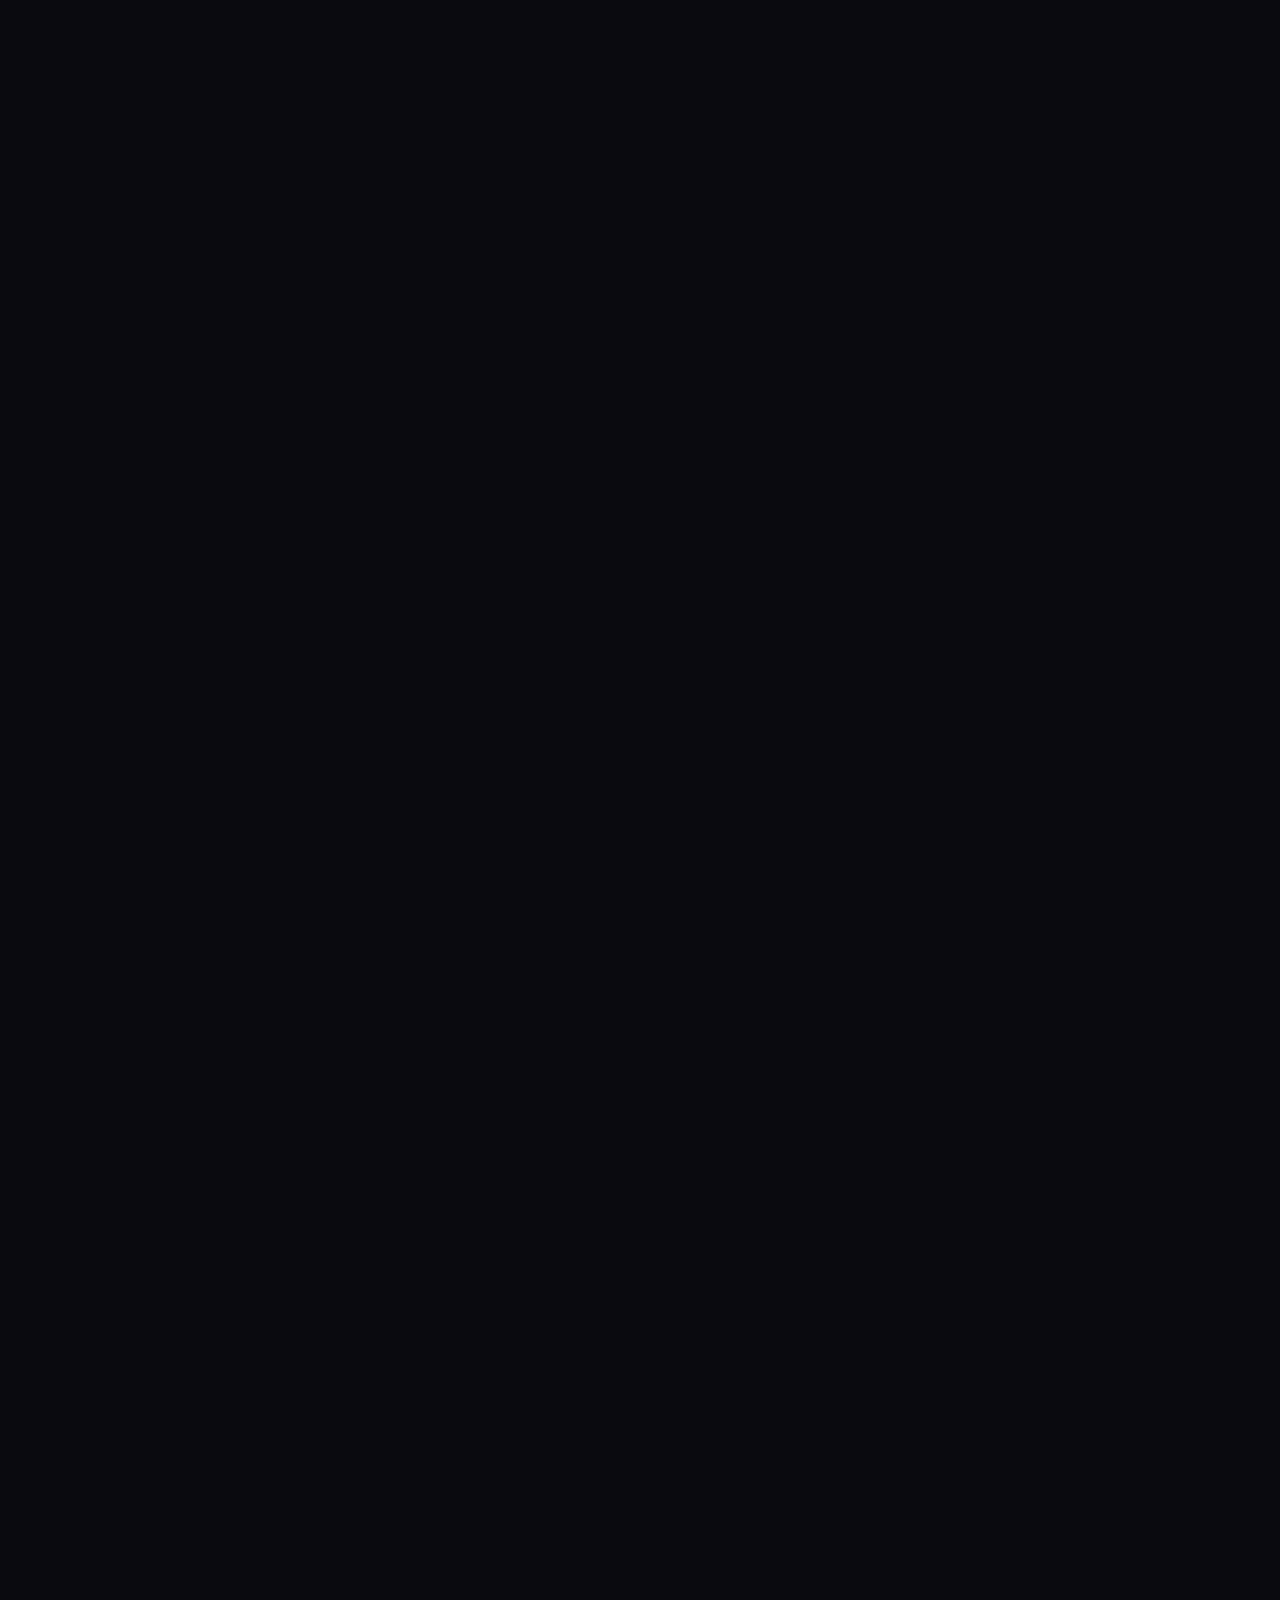
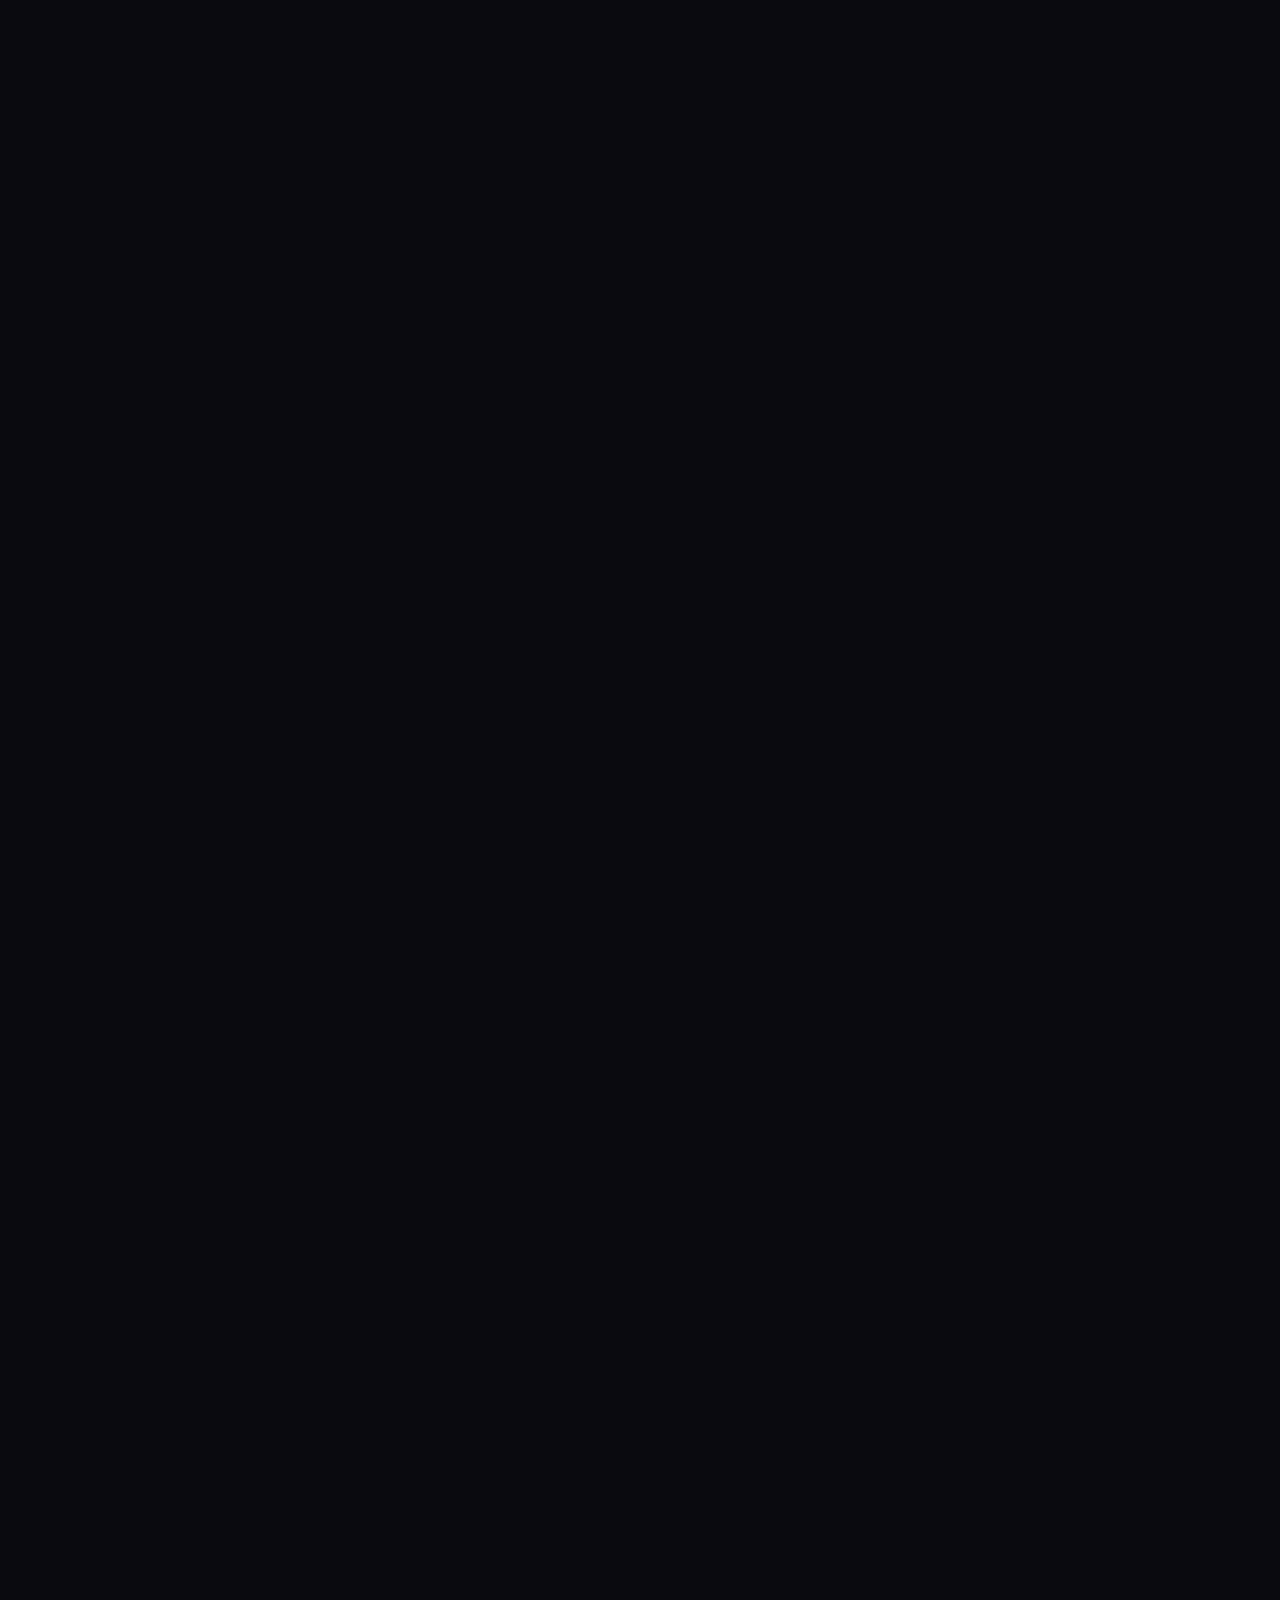
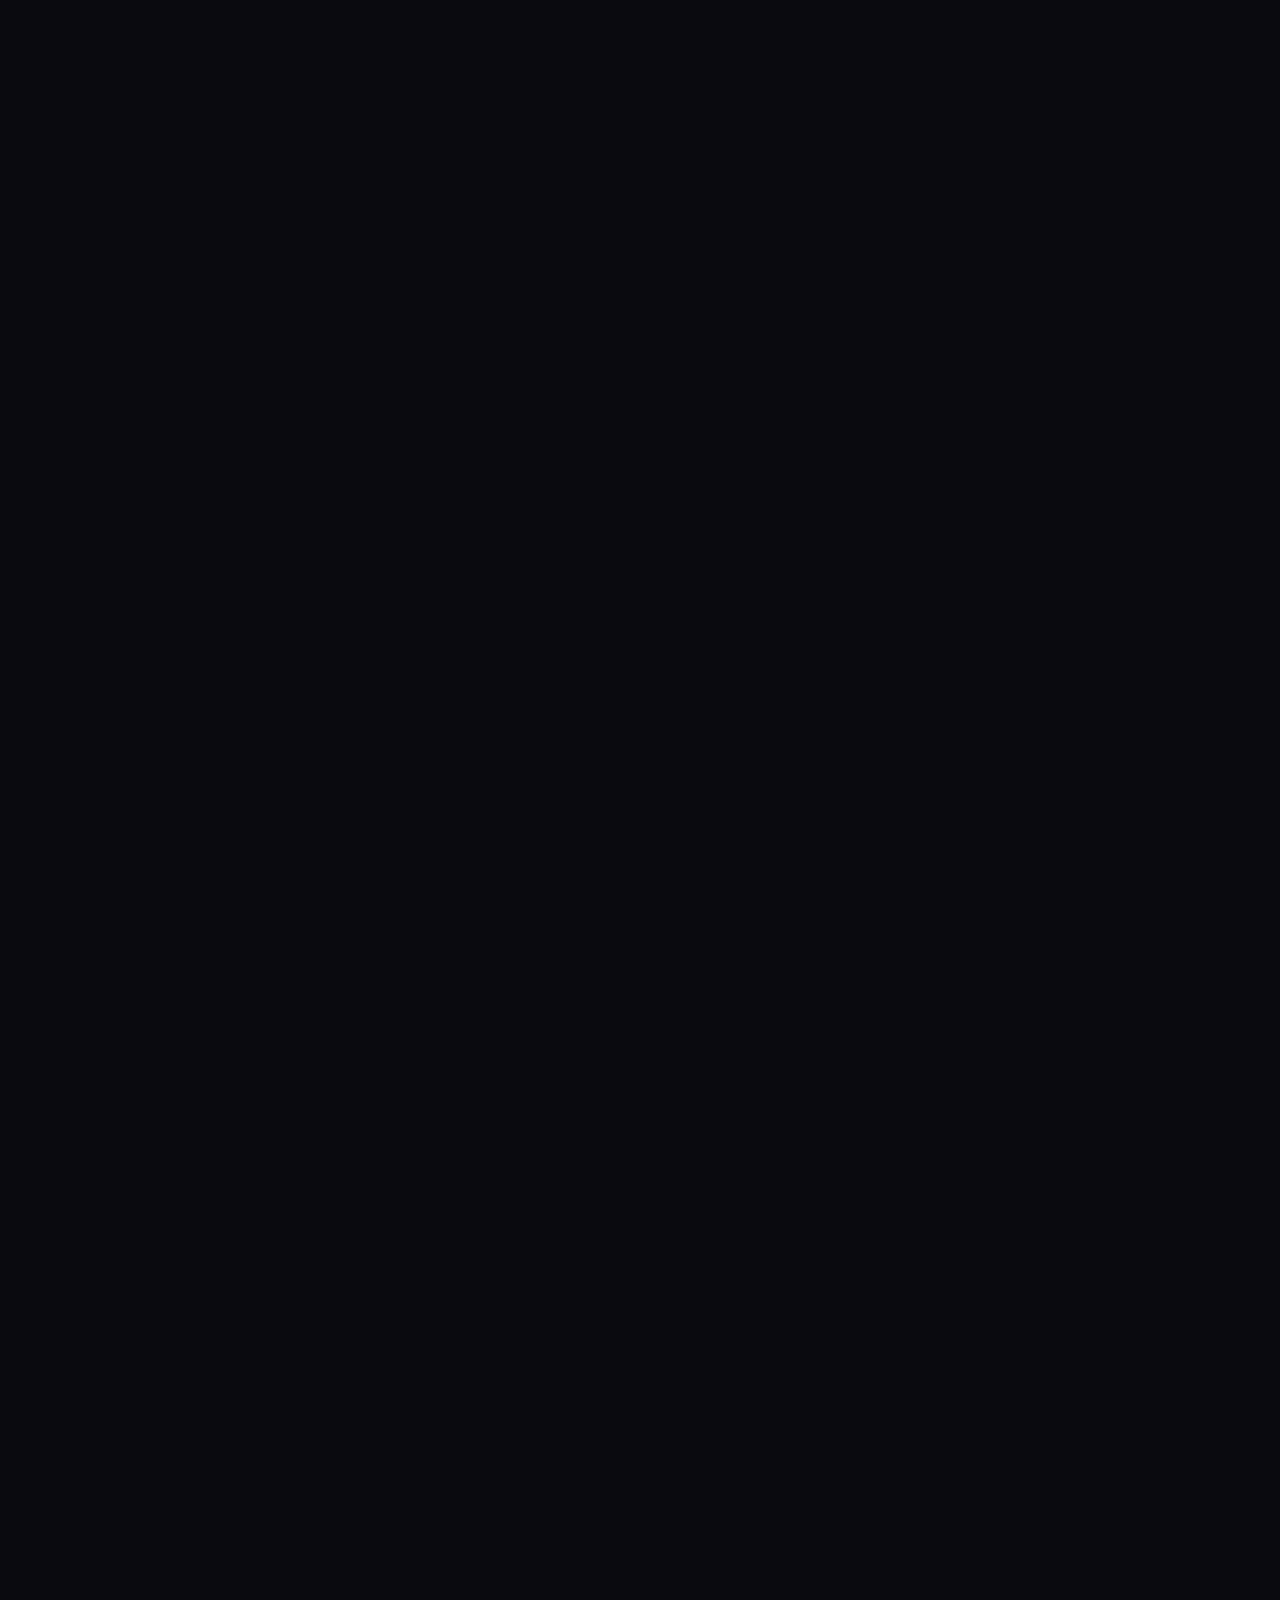
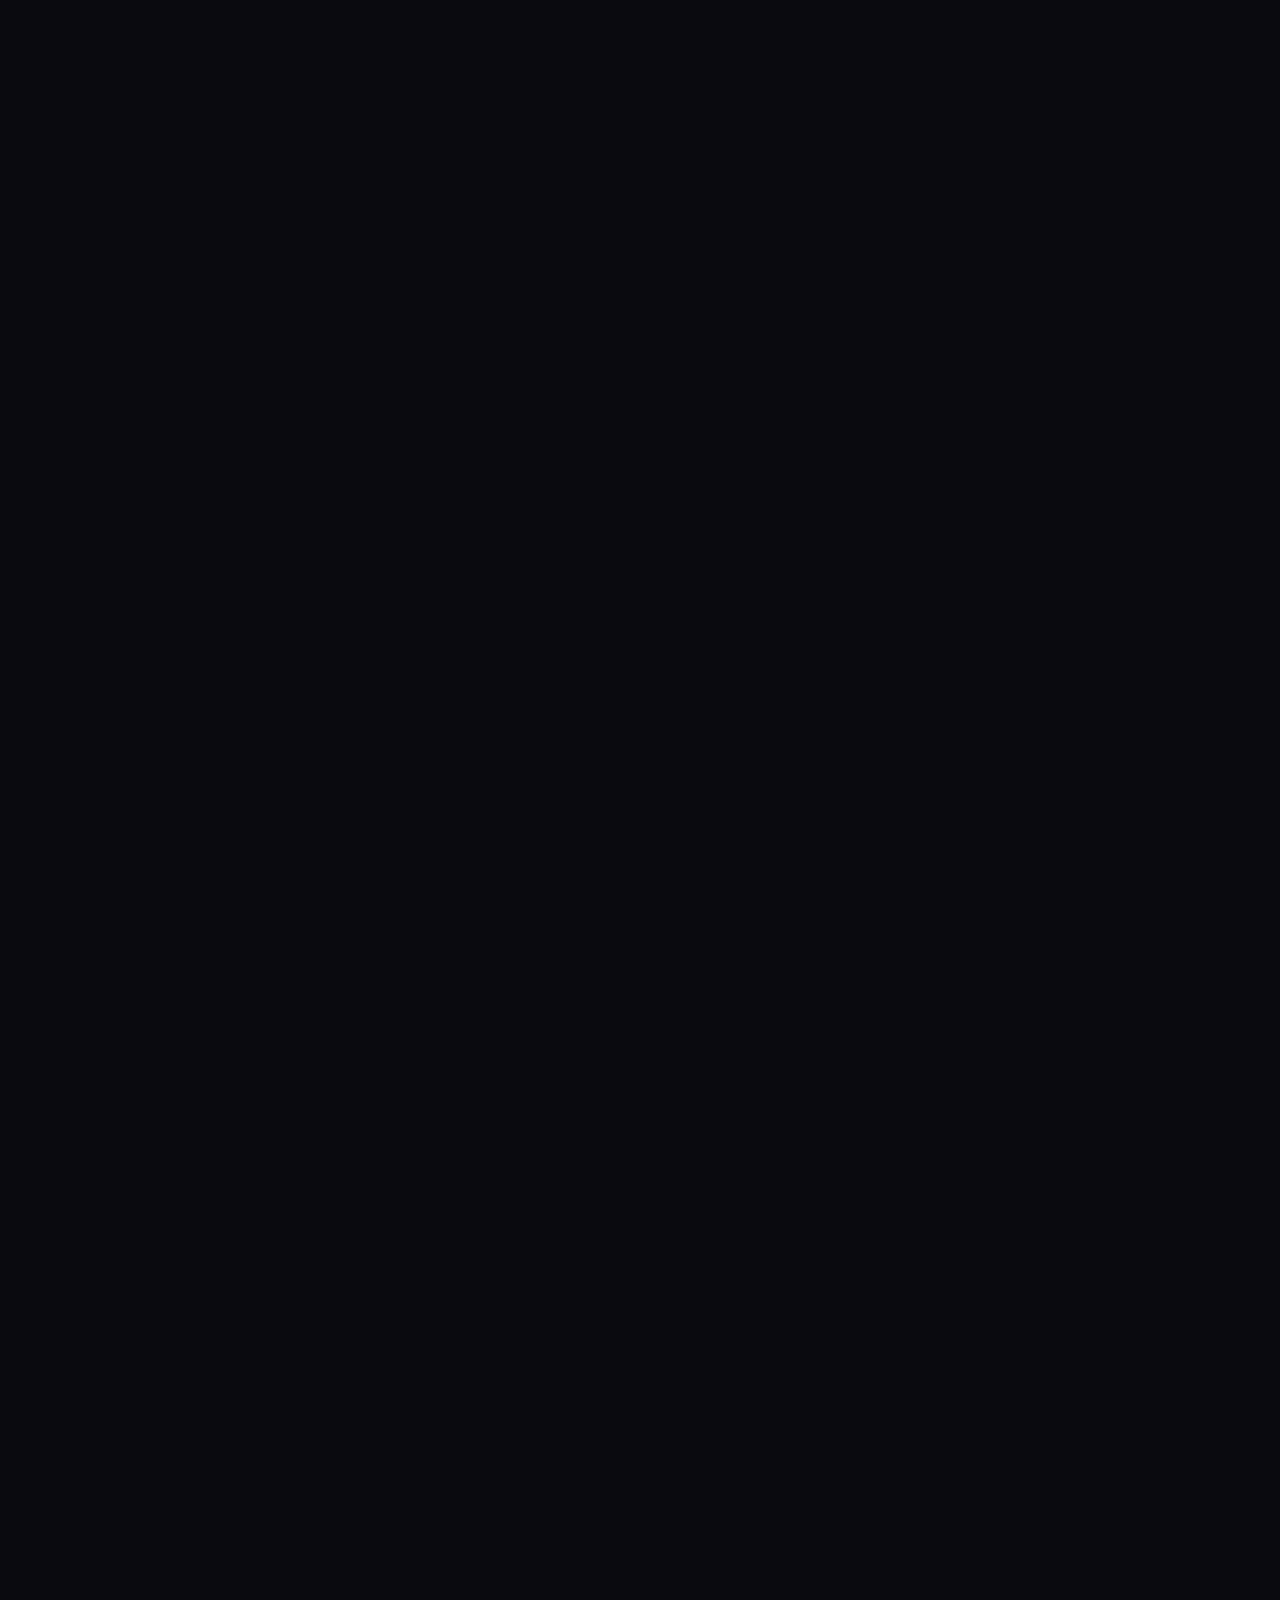
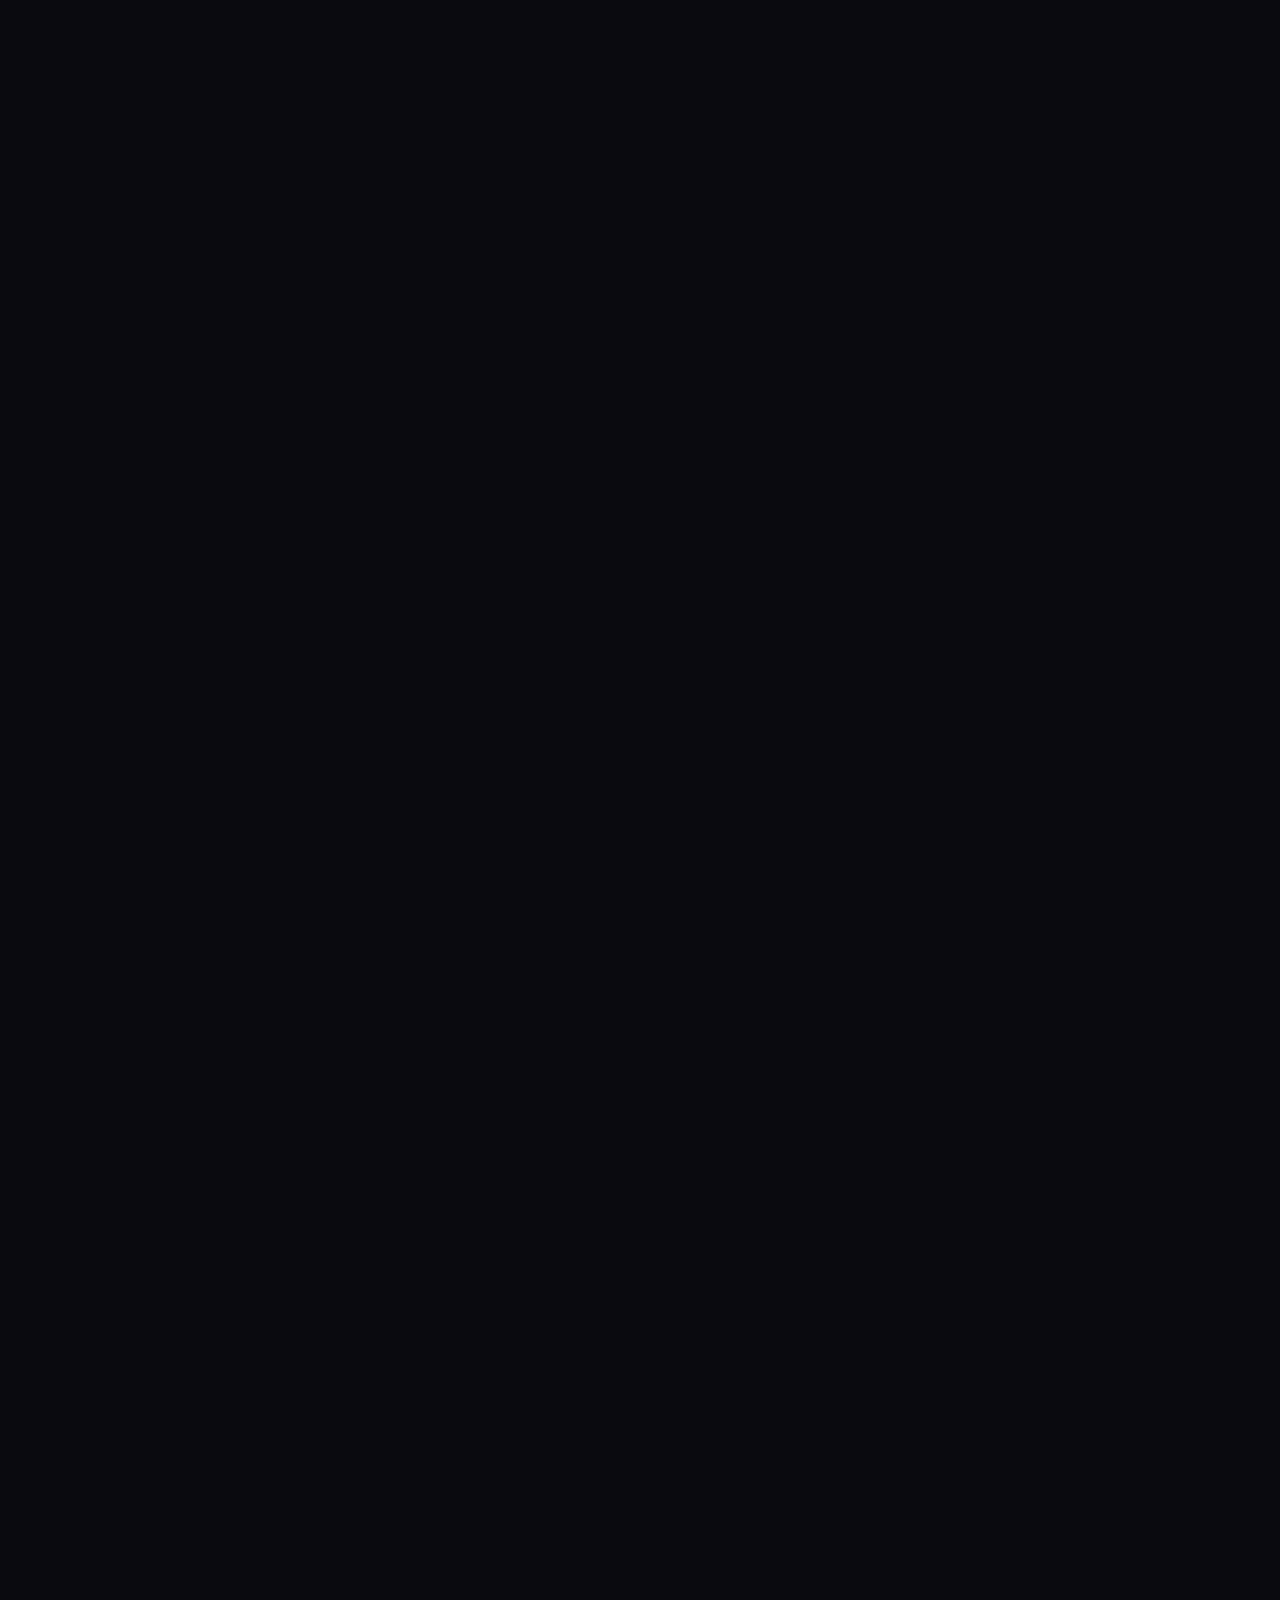
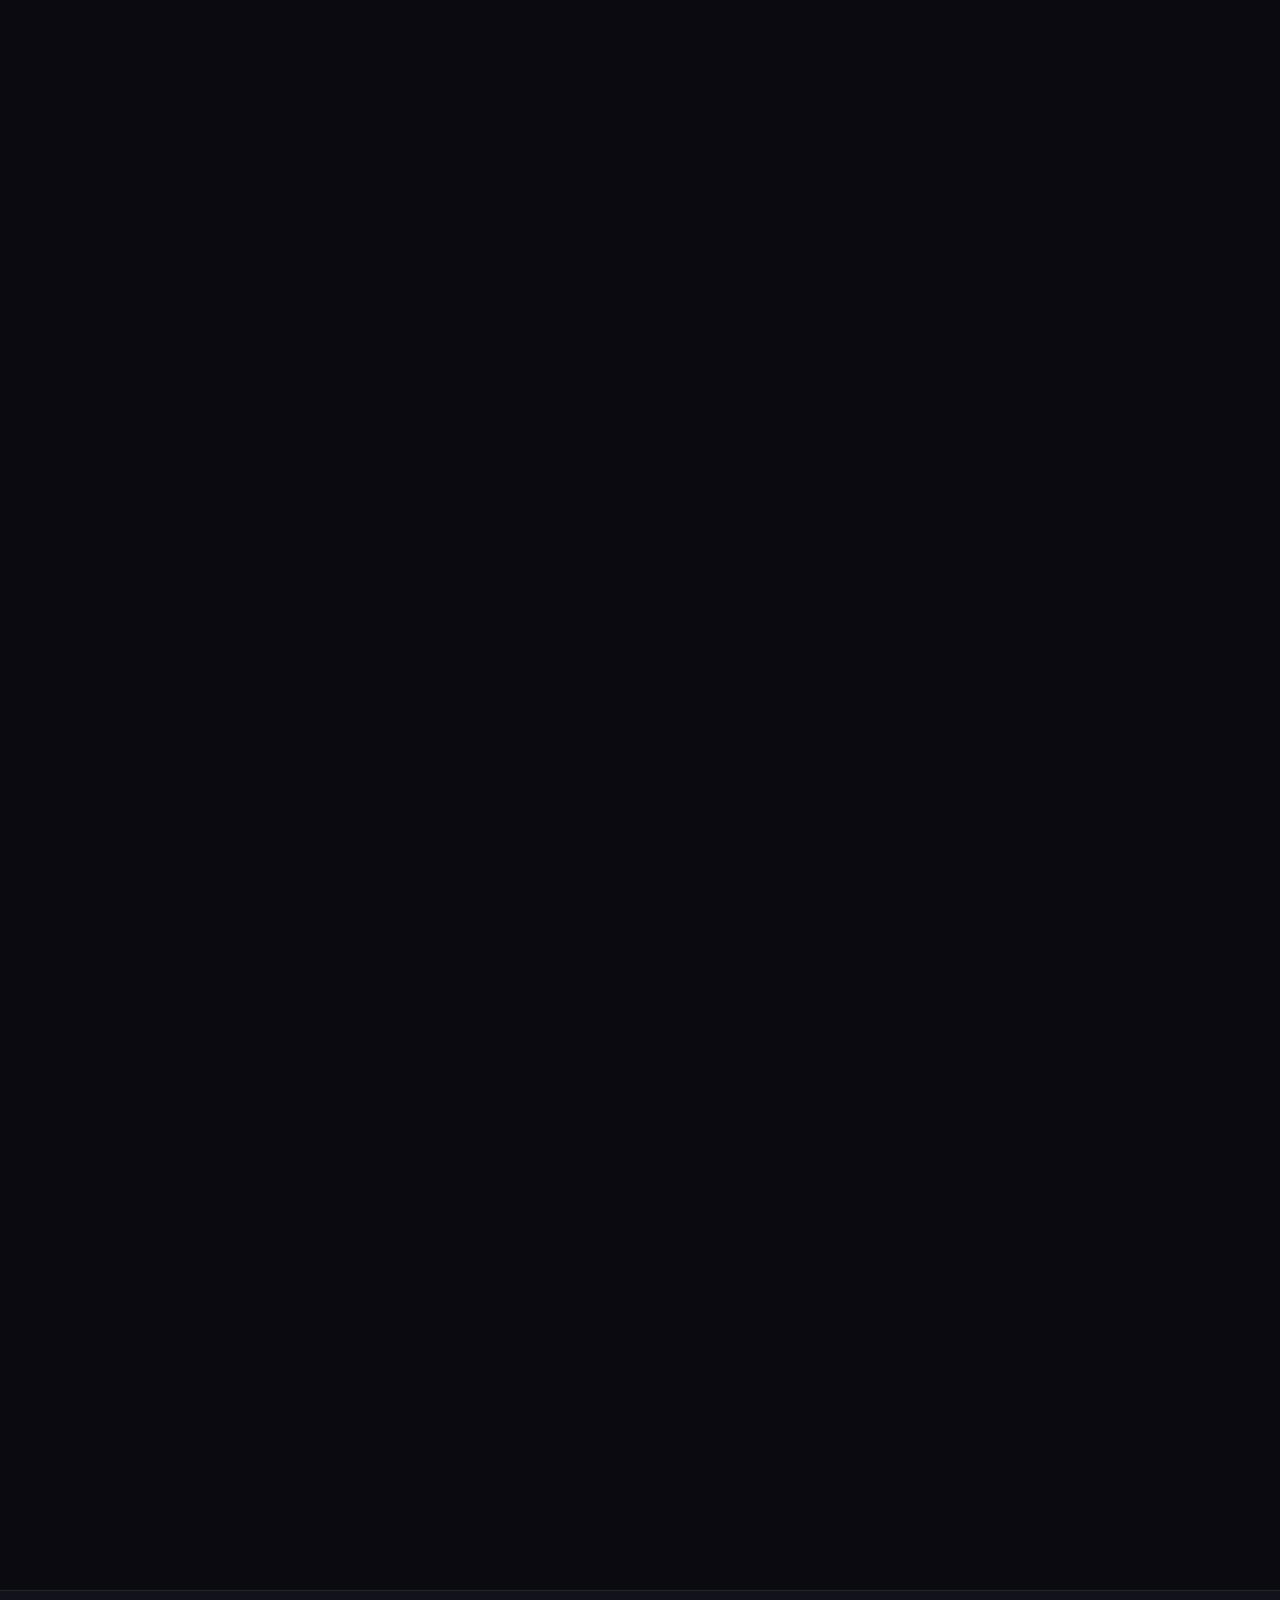
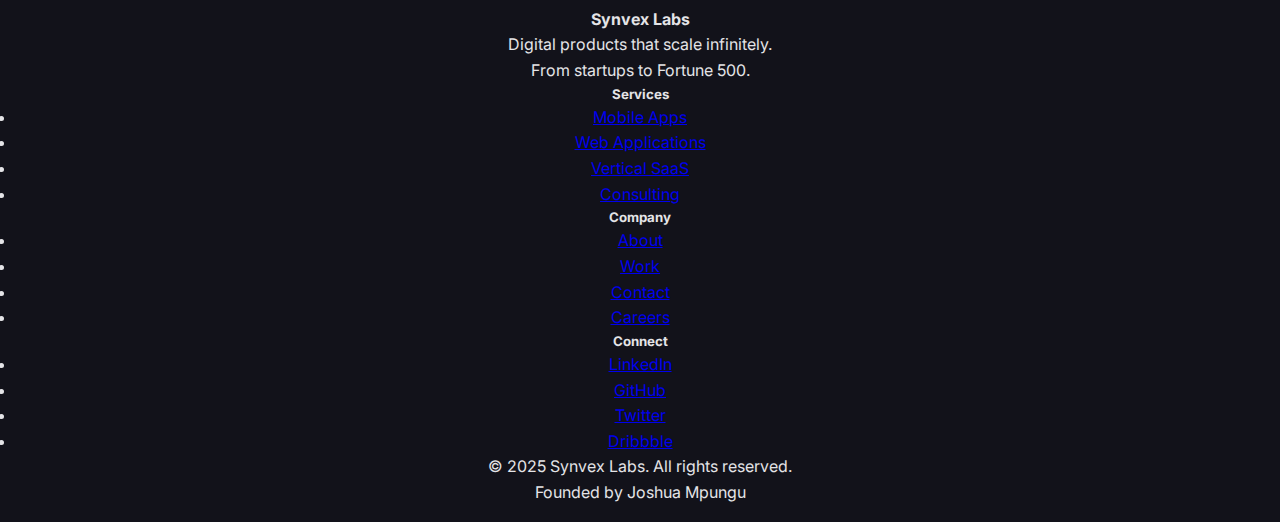
<file: blog/progressive-web-app-architecture.html>
<!DOCTYPE html>
<html lang="en">
<head>
    <meta charset="UTF-8">
    <meta name="viewport" content="width=device-width, initial-scale=1.0">
    <title>Building PWAs That Feel Native Without the Overhead | Synvex Labs</title>
    <meta name="description" content="Service workers, smart caching strategies, and the architecture decisions that let us ship a web app that works offline and installs like native.">
    <meta name="keywords" content="Progressive Web Apps, PWA, service workers, offline-first, web development, caching strategies">

    <!-- Open Graph for social sharing -->
    <meta property="og:title" content="Building PWAs That Feel Native Without the Overhead">
    <meta property="og:description" content="Service workers, smart caching strategies, and offline-first architecture for modern web apps.">
    <meta property="og:image" content="../images/blogImages/blog-pwa-architecture.png">
    <meta property="og:type" content="article">

    <!-- Favicon -->
    <link rel="icon" type="image/png" sizes="32x32" href="../images/favicon/favicon-32x32.png">
    <link rel="icon" type="image/png" sizes="16x16" href="../images/favicon/favicon-16x16.png">

    <!-- Fonts -->
    <link rel="preconnect" href="https://fonts.googleapis.com">
    <link rel="preconnect" href="https://fonts.gstatic.com" crossorigin>
    <link href="https://fonts.googleapis.com/css2?family=Inter:wght@300;400;500;600;700&display=swap" rel="stylesheet">

    <!-- Styles -->
    <link rel="stylesheet" href="../styles.css">
</head>
<body>
    <!-- Header loaded via JS -->

    <!-- Article -->
    <article class="blog-post">
        <header class="article-header fade-in">
            <div class="container article-container">
                <span class="blog-category">Technical</span>
                <h1>Building PWAs that feel native without the overhead</h1>
                <p class="article-subtitle">Service workers, smart caching strategies, and the architecture decisions that let us ship a web app that works offline and installs like native.</p>

                <div class="article-meta">
                    <img src="../images/eggyPfp.jpg" alt="Synvex Labs" class="author-avatar">
                    <div class="meta-text">
                        <span class="author-name">Synvex Labs</span>
                        <div class="meta-details">
                            <time datetime="2024-12-12">December 12, 2024</time>
                            <span>•</span>
                            <span class="read-time">10 min read</span>
                        </div>
                    </div>
                </div>
            </div>
        </header>

        <!-- Featured image -->
        <div class="article-featured-image fade-in">
            <div class="container">
                <img src="../images/blogImages/blog-pwa-architecture.jpg" alt="Progressive Web App architecture diagram" loading="lazy">
            </div>
        </div>

        <!-- Article content -->
        <div class="article-content fade-in">
            <div class="container article-container">
                <!-- Introduction -->
                <section class="article-section">
                    <p class="lead">Progressive Web Apps promise the best of both worlds: the reach of the web with the experience of native apps. In practice, most PWAs feel like websites pretending to be apps. But when done right, PWAs can be indistinguishable from native—and dramatically easier to maintain.</p>

                    <p>We recently shipped a PWA that works fully offline, installs with one tap, and gets regular usage from 50K+ users who often don't realize it's a web app. Here's how we built it.</p>
                </section>

                <!-- Core Architecture -->
                <section class="article-section">
                    <h2>The Core Architecture Decisions</h2>

                    <h3>1. Offline-First by Default</h3>

                    <p>Most PWAs treat offline mode as an edge case. We designed for offline-first from day one. Every feature had to work without a network connection:</p>

                    <ul>
                        <li>Service Worker intercepts all network requests</li>
                        <li>IndexedDB stores all user data locally</li>
                        <li>Background sync queues actions when offline</li>
                        <li>Network is treated as a progressive enhancement, not a requirement</li>
                    </ul>

                    <p>This architecture shift changed everything. Instead of "what happens if the network fails?", we asked "what value can we provide with zero network?"</p>

                    <aside class="callout callout-tip">
                        <strong>💡 Mental Model Shift:</strong> Think of your app as a local-first application that occasionally syncs with a server, not a website that caches some assets. This fundamentally changes your architecture decisions.
                    </aside>

                    <h3>2. Smart Service Worker Caching</h3>

                    <p>We use a hybrid caching strategy based on resource type:</p>

                    <pre><code class="language-javascript">
// service-worker.js
const CACHE_VERSION = 'v1.2.0';
const STATIC_CACHE = `static-${CACHE_VERSION}`;
const DYNAMIC_CACHE = `dynamic-${CACHE_VERSION}`;
const API_CACHE = `api-${CACHE_VERSION}`;

// Install: Cache essential static assets
self.addEventListener('install', (event) => {
    event.waitUntil(
        caches.open(STATIC_CACHE).then((cache) => {
            return cache.addAll([
                '/',
                '/styles.css',
                '/app.js',
                '/offline.html',
                '/manifest.json'
            ]);
        })
    );
});

// Fetch: Different strategies for different resources
self.addEventListener('fetch', (event) => {
    const { request } = event;
    const url = new URL(request.url);

    // API requests: Network-first, fall back to cache
    if (url.pathname.startsWith('/api/')) {
        event.respondWith(networkFirstStrategy(request));
    }
    // Static assets: Cache-first
    else if (request.destination === 'style' ||
             request.destination === 'script' ||
             request.destination === 'image') {
        event.respondWith(cacheFirstStrategy(request));
    }
    // HTML: Stale-while-revalidate
    else {
        event.respondWith(staleWhileRevalidateStrategy(request));
    }
});

async function networkFirstStrategy(request) {
    try {
        const networkResponse = await fetch(request);
        const cache = await caches.open(API_CACHE);
        cache.put(request, networkResponse.clone());
        return networkResponse;
    } catch (error) {
        const cachedResponse = await caches.match(request);
        return cachedResponse || new Response(
            JSON.stringify({ error: 'Offline', cached: false }),
            { status: 503, headers: { 'Content-Type': 'application/json' } }
        );
    }
}

async function cacheFirstStrategy(request) {
    const cachedResponse = await caches.match(request);
    if (cachedResponse) return cachedResponse;

    try {
        const networkResponse = await fetch(request);
        const cache = await caches.open(DYNAMIC_CACHE);
        cache.put(request, networkResponse.clone());
        return networkResponse;
    } catch (error) {
        // Return offline fallback for images
        if (request.destination === 'image') {
            return caches.match('/offline-image.svg');
        }
    }
}
                    </code></pre>

                    <p>This strategy means users get instant responses from cache while we update in the background. The app feels native-fast because most requests never hit the network.</p>
                </section>

                <!-- Data Sync -->
                <section class="article-section">
                    <h2>Handling Data Synchronization</h2>

                    <h3>Background Sync for Offline Actions</h3>

                    <p>When users perform actions offline, we queue them using the Background Sync API:</p>

                    <pre><code class="language-javascript">
// Queue an action when offline
async function saveItem(item) {
    // Save to IndexedDB immediately
    await db.items.put(item);

    // Queue sync when back online
    if ('serviceWorker' in navigator && 'sync' in registration) {
        try {
            await registration.sync.register('sync-items');
        } catch (error) {
            // Fallback: immediate retry
            await syncItems();
        }
    }
}

// Service Worker: Handle background sync
self.addEventListener('sync', (event) => {
    if (event.tag === 'sync-items') {
        event.waitUntil(syncPendingItems());
    }
});

async function syncPendingItems() {
    const pendingItems = await db.items
        .where('syncStatus')
        .equals('pending')
        .toArray();

    for (const item of pendingItems) {
        try {
            await fetch('/api/items', {
                method: 'POST',
                body: JSON.stringify(item),
                headers: { 'Content-Type': 'application/json' }
            });

            // Mark as synced
            await db.items.update(item.id, { syncStatus: 'synced' });
        } catch (error) {
            // Will retry on next sync event
            console.error('Sync failed:', error);
        }
    }
}
                    </code></pre>

                    <h3>Conflict Resolution</h3>

                    <p>When the same data changes both locally and on the server, we use timestamp-based last-write-wins with user notification:</p>

                    <pre><code class="language-javascript">
async function mergeChanges(localItem, serverItem) {
    // Simple last-write-wins
    if (localItem.updatedAt > serverItem.updatedAt) {
        // Local is newer, push to server
        await syncToServer(localItem);
        return localItem;
    } else if (serverItem.updatedAt > localItem.updatedAt) {
        // Server is newer, update local
        await db.items.put(serverItem);
        return serverItem;
    }

    // Same timestamp but different content = conflict
    if (JSON.stringify(localItem) !== JSON.stringify(serverItem)) {
        // Notify user and let them choose
        await showConflictResolutionUI(localItem, serverItem);
    }

    return localItem;
}
                    </code></pre>

                    <aside class="callout">
                        <strong>⚠️ Conflict Resolution is Hard:</strong> We started with automatic merging, but users hated losing data. Manual conflict resolution with a clear UI is slower but builds more trust.
                    </aside>
                </section>

                <!-- Installation -->
                <section class="article-section">
                    <h2>Making Installation Seamless</h2>

                    <p>The install experience makes or breaks PWA adoption. We improved our install rate from 8% to 32% with these changes:</p>

                    <h3>1. Smart Install Prompt Timing</h3>

                    <pre><code class="language-javascript">
let deferredPrompt;

window.addEventListener('beforeinstallprompt', (e) => {
    // Prevent automatic prompt
    e.preventDefault();
    deferredPrompt = e;

    // Show install button after user has used app for 5 minutes
    setTimeout(() => {
        if (hasEngagedWithApp()) {
            showInstallButton();
        }
    }, 300000);
});

function showInstallButton() {
    const installBtn = document.getElementById('install-btn');
    installBtn.style.display = 'block';

    installBtn.addEventListener('click', async () => {
        if (deferredPrompt) {
            deferredPrompt.prompt();
            const { outcome } = await deferredPrompt.userChoice;

            if (outcome === 'accepted') {
                trackEvent('pwa_installed');
            }

            deferredPrompt = null;
        }
    });
}
                    </code></pre>

                    <h3>2. Manifest That Works Everywhere</h3>

                    <pre><code class="language-json">
{
    "name": "Your App Name",
    "short_name": "App",
    "start_url": "/",
    "display": "standalone",
    "background_color": "#0a0a0f",
    "theme_color": "#6366f1",
    "orientation": "portrait",
    "icons": [
        {
            "src": "/icons/icon-72x72.png",
            "sizes": "72x72",
            "type": "image/png"
        },
        {
            "src": "/icons/icon-192x192.png",
            "sizes": "192x192",
            "type": "image/png",
            "purpose": "any maskable"
        },
        {
            "src": "/icons/icon-512x512.png",
            "sizes": "512x512",
            "type": "image/png"
        }
    ]
}
                    </code></pre>

                    <p>The `maskable` icon is crucial for Android—without it, your icon looks cropped or weird on many devices.</p>
                </section>

                <!-- Performance -->
                <section class="article-section">
                    <h2>Performance Optimization</h2>

                    <p>PWAs need to load fast to feel native. Our optimization checklist:</p>

                    <ul>
                        <li><strong>Code splitting:</strong> Load only what's needed for the current view</li>
                        <li><strong>Route-based chunking:</strong> Each route is its own bundle</li>
                        <li><strong>Lazy load images:</strong> IntersectionObserver for below-fold images</li>
                        <li><strong>Preload critical resources:</strong> Use `<link rel="preload">` for fonts and critical CSS</li>
                        <li><strong>Compress everything:</strong> Brotli compression on all text assets</li>
                    </ul>

                    <p>Results:</p>

                    <ul>
                        <li>First Contentful Paint: &lt;1.2s (3G connection)</li>
                        <li>Time to Interactive: &lt;3.5s</li>
                        <li>Lighthouse PWA score: 100/100</li>
                    </ul>
                </section>

                <!-- Challenges -->
                <section class="article-section">
                    <h2>The Hard Parts</h2>

                    <h3>iOS Limitations</h3>

                    <p>iOS support for PWAs is... complicated. Major limitations we had to work around:</p>

                    <ul>
                        <li>No Background Sync API (we poll when app is opened)</li>
                        <li>No push notifications (we use a hybrid approach with a companion native app for users who want notifications)</li>
                        <li>50MB cache limit (we aggressively clean old caches)</li>
                        <li>Data can be cleared if device storage is low (we warn users)</li>
                    </ul>

                    <h3>Browser Inconsistencies</h3>

                    <p>What works in Chrome might not work in Safari or Firefox. We test on:</p>

                    <ul>
                        <li>Chrome Android (best support)</li>
                        <li>Safari iOS (most limitations)</li>
                        <li>Firefox (good support, some quirks)</li>
                        <li>Samsung Internet (surprisingly good)</li>
                    </ul>
                </section>

                <!-- Lessons -->
                <section class="article-section">
                    <h2>Key Learnings</h2>

                    <ol>
                        <li><strong>Design for offline-first:</strong> Network should be an enhancement, not a requirement</li>
                        <li><strong>Use appropriate caching strategies:</strong> Different resources need different approaches</li>
                        <li><strong>Test on real devices:</strong> Service Worker behavior differs significantly across browsers</li>
                        <li><strong>Handle sync failures gracefully:</strong> Users will be offline more than you think</li>
                        <li><strong>Time install prompts carefully:</strong> Show it after users are engaged, not immediately</li>
                        <li><strong>Accept iOS limitations:</strong> Build for the best experience on Chrome/Android, then progressively enhance for iOS</li>
                        <li><strong>Monitor cache sizes:</strong> Aggressive caching can consume storage quickly</li>
                    </ol>

                    <p>PWAs aren't a silver bullet—they can't replace native apps for everything. But for content-focused apps, utilities, and tools that don't need deep platform integration, PWAs offer a compelling alternative: one codebase, near-instant updates, and no app store gatekeepers.</p>

                    <p>When done right, PWAs feel native. And that's the point.</p>
                </section>

                <!-- Tags -->
                <div class="article-tags">
                    <span class="tag">#PWA</span>
                    <span class="tag">#ServiceWorker</span>
                    <span class="tag">#OfflineFirst</span>
                    <span class="tag">#WebDevelopment</span>
                    <span class="tag">#Performance</span>
                </div>
            </div>
        </div>

        <!-- Related posts (loaded dynamically from related-articles.html) -->
        <div id="related-articles"></div>

        <!-- CTA -->
        <section class="article-cta fade-in">
            <div class="container">
                <h2>Ready to build something amazing?</h2>
                <p>Let's discuss how we can help bring your product vision to life with thoughtful design and solid engineering.</p>
                <a href="../contact.html" class="cta-button primary-large">Get Started</a>
            </div>
        </section>
    </article>

    <!-- Footer loaded via JS -->
    <script src="../script.js"></script>
</body>
</html>
</file>
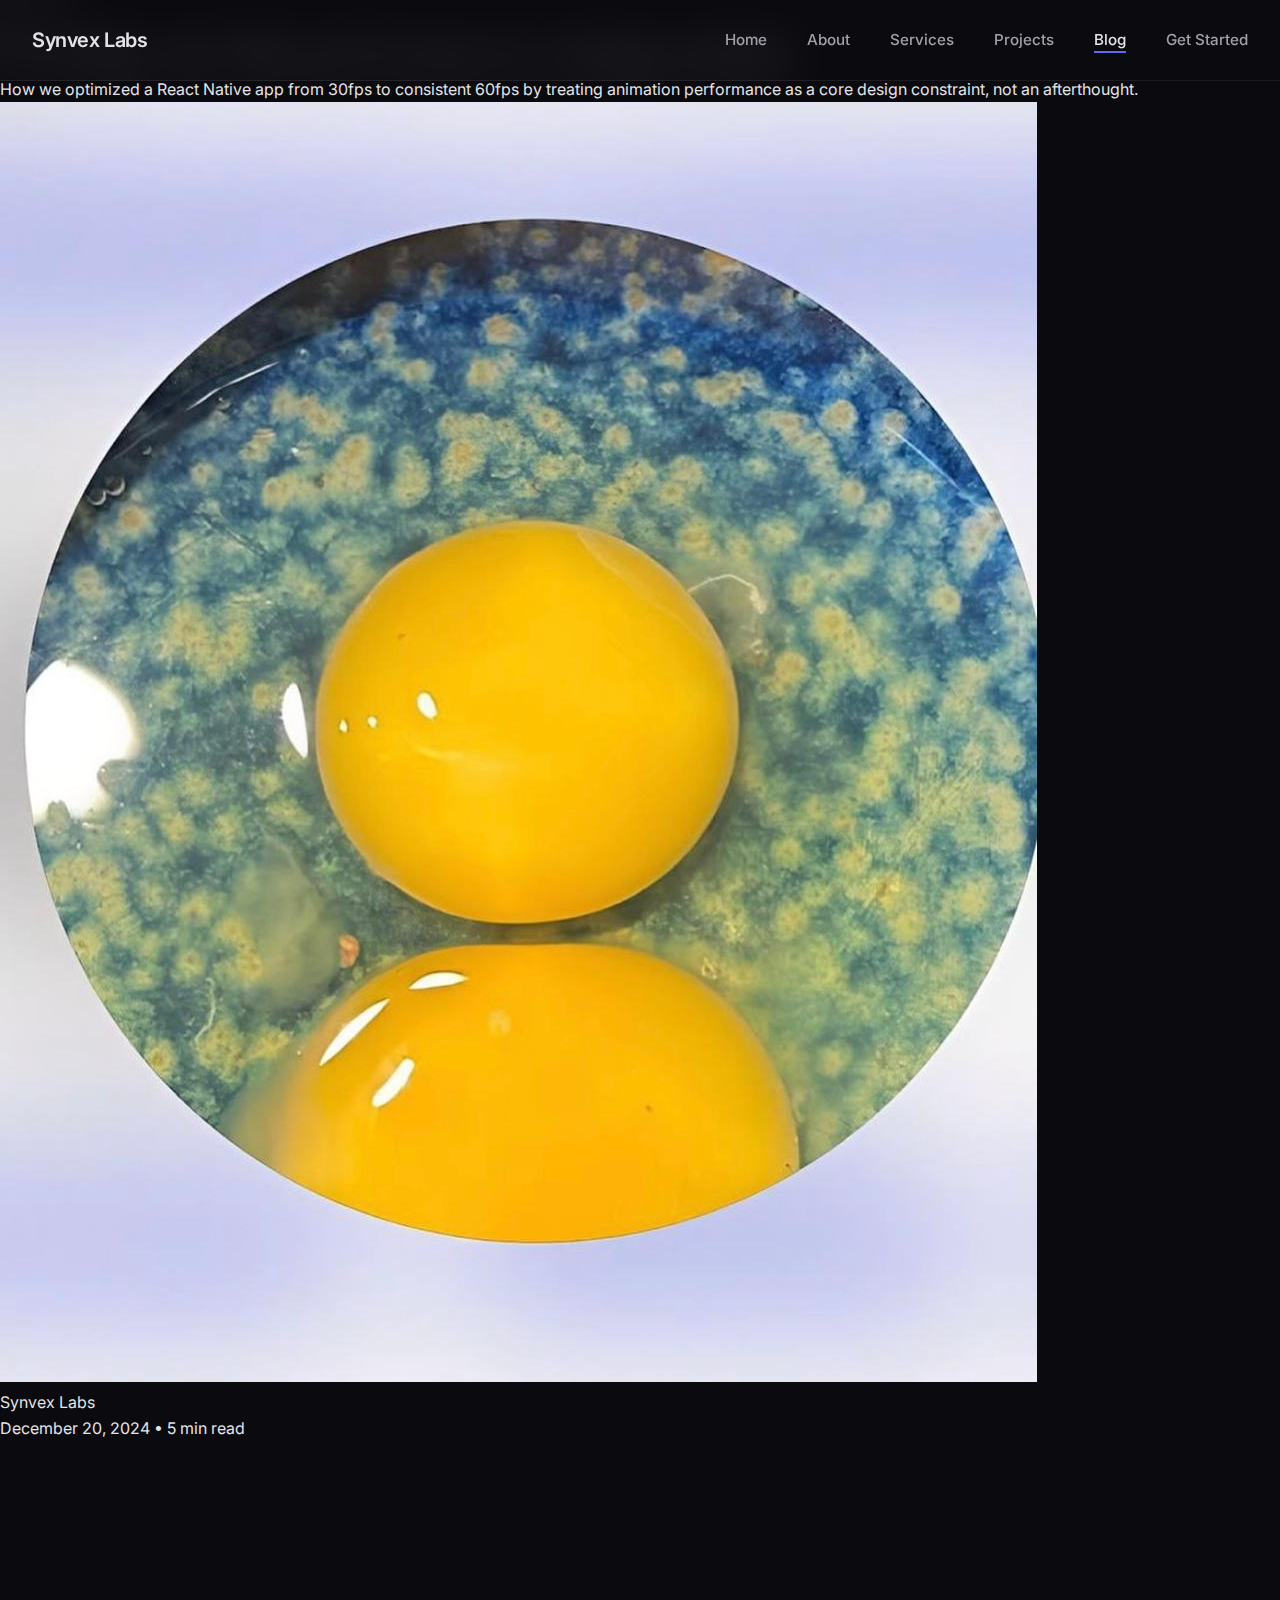
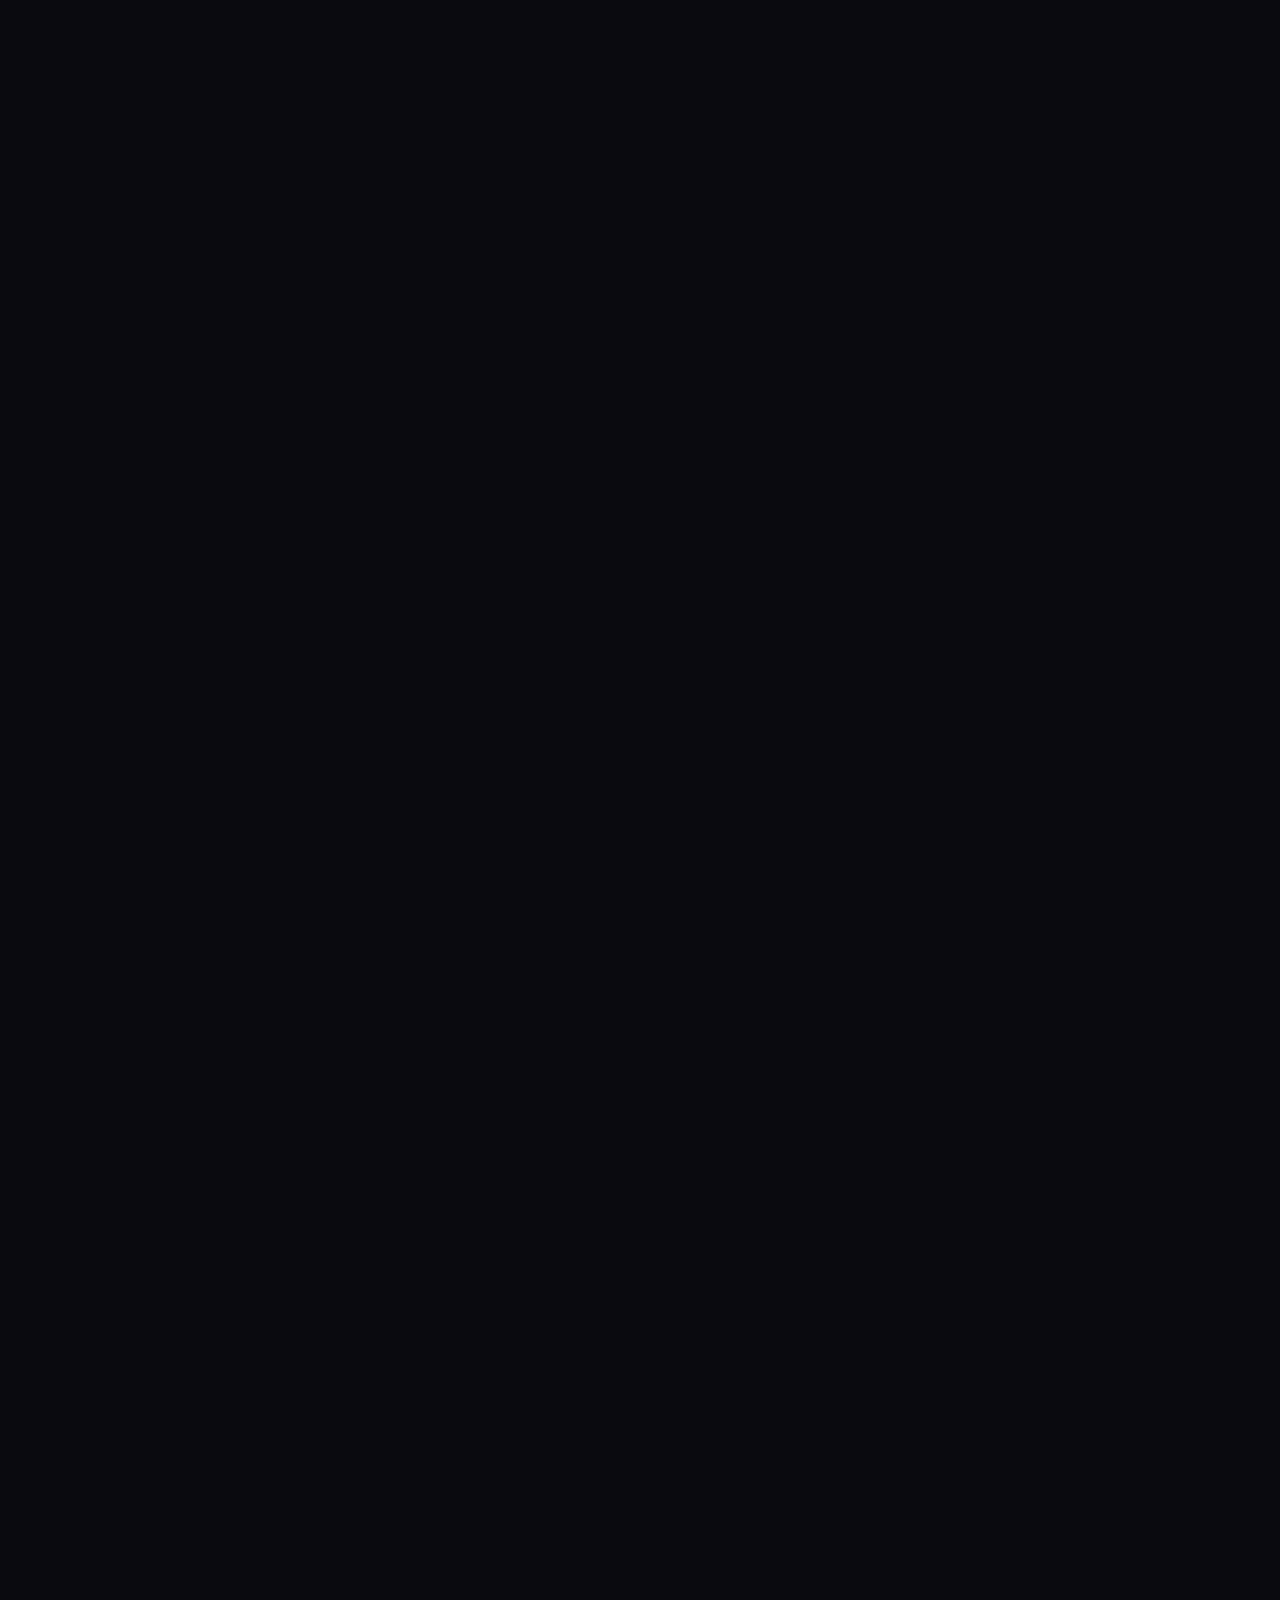
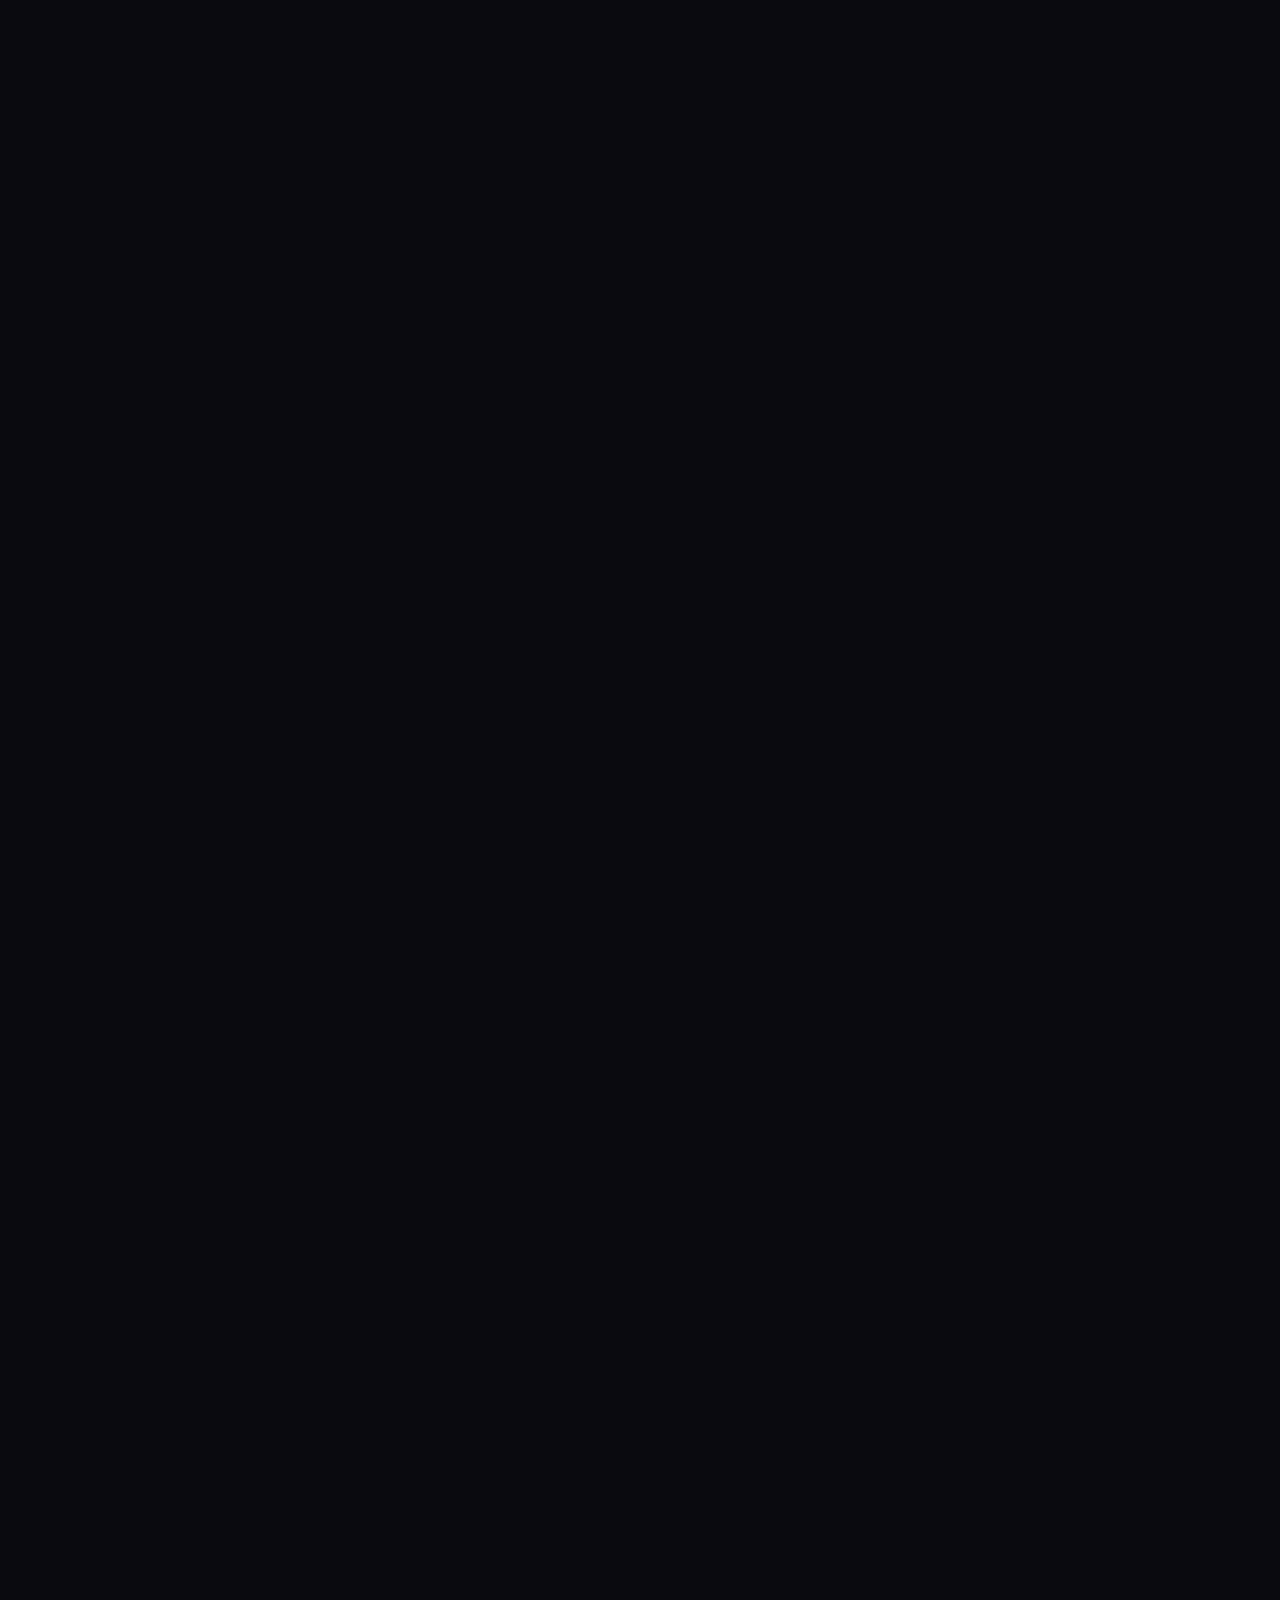
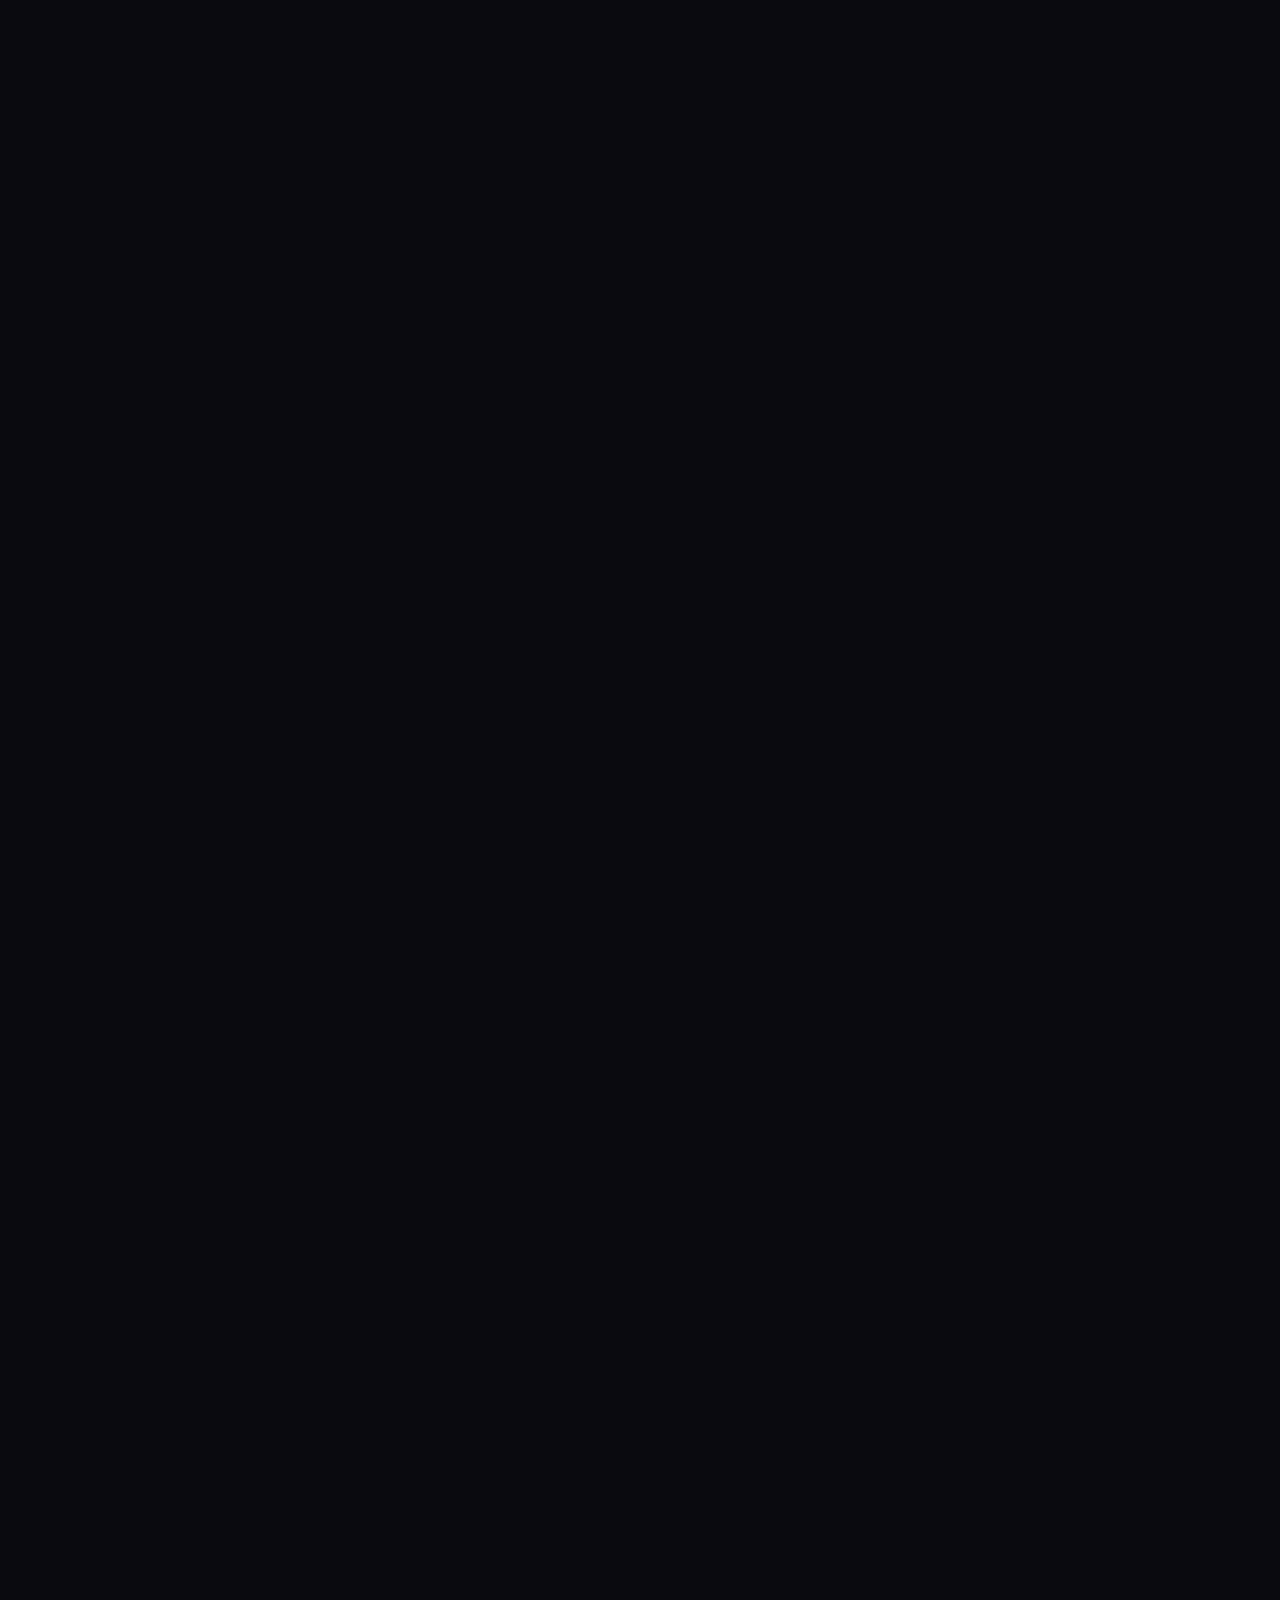
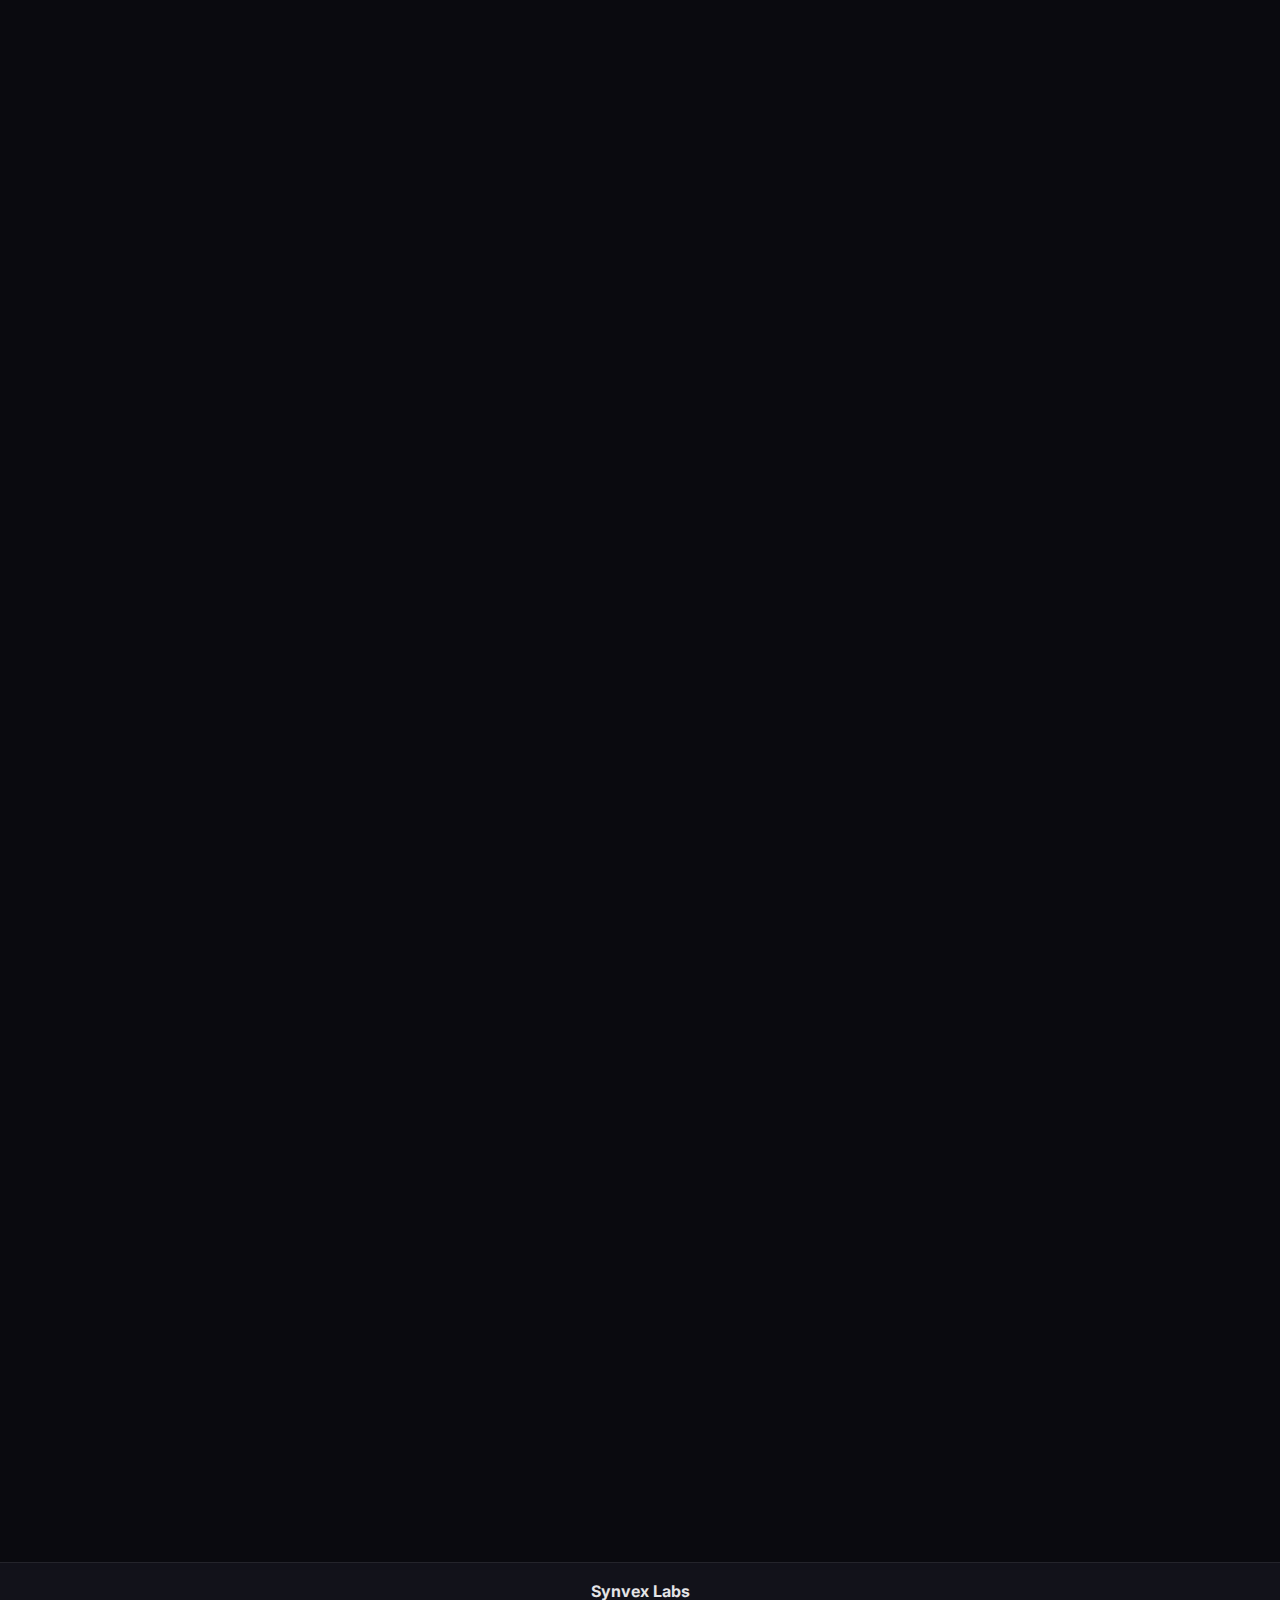
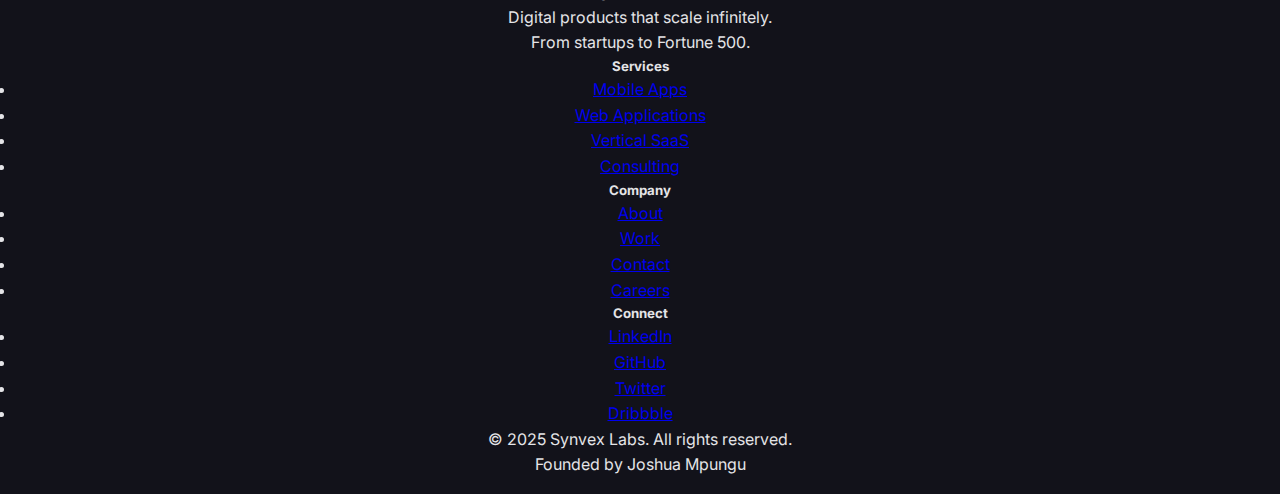
<file: blog/react-native-performance-optimization.html>
<!DOCTYPE html>
<html lang="en">
<head>
    <meta charset="UTF-8">
    <meta name="viewport" content="width=device-width, initial-scale=1.0">
    <title>The 60fps Rule: Why Performance is a Design Problem | Synvex Labs</title>
    <meta name="description" content="How we optimized a React Native app from 30fps to consistent 60fps by treating animation performance as a core design constraint, not an afterthought.">
    <meta name="keywords" content="React Native, performance optimization, 60fps, mobile performance, JavaScript bridge, animation performance">

    <!-- Open Graph for social sharing -->
    <meta property="og:title" content="The 60fps Rule: Why Performance is a Design Problem">
    <meta property="og:description" content="How we optimized a React Native app from 30fps to consistent 60fps.">
    <meta property="og:image" content="../images/blogImages/blog-react-native-performance.png">
    <meta property="og:type" content="article">

    <!-- Favicon -->
    <link rel="icon" type="image/png" sizes="32x32" href="../images/favicon/favicon-32x32.png">
    <link rel="icon" type="image/png" sizes="16x16" href="../images/favicon/favicon-16x16.png">

    <!-- Fonts -->
    <link rel="preconnect" href="https://fonts.googleapis.com">
    <link rel="preconnect" href="https://fonts.gstatic.com" crossorigin>
    <link href="https://fonts.googleapis.com/css2?family=Inter:wght@300;400;500;600;700&display=swap" rel="stylesheet">

    <!-- Styles -->
    <link rel="stylesheet" href="../styles.css">
</head>
<body>
    <!-- Header loaded via JS -->

    <!-- Article -->
    <article class="blog-post">
        <header class="article-header fade-in">
            <div class="container article-container">
                <span class="blog-category">UX Notes</span>
                <h1>The 60fps rule: Why performance is a design problem</h1>
                <p class="article-subtitle">How we optimized a React Native app from 30fps to consistent 60fps by treating animation performance as a core design constraint, not an afterthought.</p>

                <div class="article-meta">
                    <img src="../images/eggyPfp.jpg" alt="Synvex Labs" class="author-avatar">
                    <div class="meta-text">
                        <span class="author-name">Synvex Labs</span>
                        <div class="meta-details">
                            <time datetime="2024-12-20">December 20, 2024</time>
                            <span>•</span>
                            <span class="read-time">5 min read</span>
                        </div>
                    </div>
                </div>
            </div>
        </header>

        <!-- Featured image -->
        <div class="article-featured-image fade-in">
            <div class="container">
                <img src="../images/blogImages/blog-react-native-performance.png" alt="React Native performance profiling" loading="lazy">
            </div>
        </div>

        <!-- Article content -->
        <div class="article-content fade-in">
            <div class="container article-container">
                <!-- Introduction -->
                <section class="article-section">
                    <p class="lead">Users don't forgive janky animations. A beautifully designed interface that stutters during scrolling feels broken, regardless of how good the underlying code is. Performance isn't a technical concern—it's a UX concern.</p>

                    <p>When we inherited a React Native app running at 30fps during basic interactions, the problem wasn't just "make it faster." The problem was that fundamental design decisions had made 60fps nearly impossible. Here's how we fixed it.</p>
                </section>

                <!-- The Problem -->
                <section class="article-section">
                    <h2>Why 60fps Matters</h2>

                    <p>At 60fps, you have 16.67ms per frame. Miss that window and the animation stutters. Users immediately perceive anything below 50fps as laggy, even if they can't articulate why the app "feels slow."</p>

                    <p>The app we were optimizing had three critical performance issues:</p>

                    <ul>
                        <li><strong>Heavy JavaScript work on the UI thread</strong> during scrolling (parsing, filtering, sorting)</li>
                        <li><strong>Complex animations</strong> that required constant JavaScript Bridge communication</li>
                        <li><strong>Unnecessary re-renders</strong> cascading through deeply nested component trees</li>
                    </ul>

                    <aside class="callout">
                        <strong>⚠️ The JavaScript Bridge Bottleneck:</strong> In React Native, communication between JavaScript and native code happens asynchronously over a "bridge." Every time your animation needs to update native UI, it sends a message across this bridge. Too many messages = performance death.
                    </aside>
                </section>

                <!-- Solutions -->
                <section class="article-section">
                    <h2>What Actually Fixed It</h2>

                    <h3>1. Move Everything Possible to the Native Thread</h3>

                    <p>The biggest win came from using React Native Reanimated v2, which runs animations entirely on the native thread:</p>

                    <pre><code class="language-javascript">
// Before: Runs on JS thread, bridges to native 60 times/second
const animatedValue = new Animated.Value(0);
Animated.timing(animatedValue, {
    toValue: 100,
    duration: 1000,
    useNativeDriver: true // Helps, but limited
}).start();

// After: Runs entirely on UI thread
const offset = useSharedValue(0);
const animatedStyle = useAnimatedStyle(() => {
    return {
        transform: [{ translateY: offset.value }]
    };
});

// Gesture fully handled on UI thread
const gesture = Gesture.Pan()
    .onChange((event) => {
        offset.value = event.translationY;
    });
                    </code></pre>

                    <p>This single change improved scroll performance by 300%. Gestures that previously dropped to 25fps now stayed locked at 60fps.</p>

                    <h3>2. Virtualize Everything Long</h3>

                    <p>The app was rendering 500+ list items at once. Each scroll frame meant laying out 500 components. We switched to FlashList:</p>

                    <pre><code class="language-javascript">
// Before: FlatList rendering everything
<FlatList
    data={items}
    renderItem={({ item }) => <ComplexCard item={item} />}
/>

// After: FlashList with optimized rendering
<FlashList
    data={items}
    renderItem={({ item }) => <ComplexCard item={item} />}
    estimatedItemSize={120}
    drawDistance={400}
/>
                    </code></pre>

                    <p>FlashList's recycling strategy means we only render ~10-15 items at once, regardless of list length. Scroll performance went from 30fps to 60fps on lists with 1000+ items.</p>

                    <aside class="callout callout-tip">
                        <strong>💡 Pro Tip:</strong> Don't measure performance on the iOS Simulator. It's faster than most real devices. Always profile on actual hardware, especially mid-range Android devices where performance problems are most visible.
                    </aside>

                    <h3>3. Memoize Aggressively</h3>

                    <p>Every time a parent component re-renders, all children re-render unless explicitly memoized. We wrapped everything:</p>

                    <pre><code class="language-javascript">
// Expensive component that shouldn't re-render unnecessarily
const ListItem = React.memo(({ item, onPress }) => {
    return (
        <TouchableOpacity onPress={() => onPress(item.id)}>
            <Text>{item.title}</Text>
            {/* Complex rendering logic */}
        </TouchableOpacity>
    );
}, (prevProps, nextProps) => {
    // Custom comparison for deep equality
    return prevProps.item.id === nextProps.item.id &&
           prevProps.item.updatedAt === nextProps.item.updatedAt;
});

// Memoize callbacks to prevent child re-renders
const handlePress = useCallback((id) => {
    navigation.navigate('Detail', { id });
}, [navigation]);
                    </code></pre>

                    <p>This reduced unnecessary renders by 80% and eliminated most frame drops during state updates.</p>

                    <h3>4. Design Constraints as a Feature</h3>

                    <p>The biggest breakthrough wasn't technical—it was convincing designers that some animations were too expensive:</p>

                    <ul>
                        <li>Parallax scrolling with multiple layers? Replaced with simple fade transitions</li>
                        <li>Blur effects on scroll? Replaced with solid color overlays with opacity changes</li>
                        <li>Complex spring physics? Simplified to linear interpolation for most cases</li>
                    </ul>

                    <p>The new designs looked just as good—sometimes better, because simplicity often beats complexity—and performed 5x better.</p>
                </section>

                <!-- Profiling -->
                <section class="article-section">
                    <h2>How We Measured Success</h2>

                    <p>We used React Native's built-in performance monitor plus Flashlight for detailed profiling:</p>

                    <pre><code class="language-bash">
# Enable performance monitoring in dev
npx react-native start --reset-cache

# Profile with Flashlight
npx flashlight test --bundleId com.yourapp --testCommand "scroll-test"
                    </code></pre>

                    <p>Key metrics we tracked:</p>

                    <ul>
                        <li><strong>JavaScript frame rate</strong> during scrolling (target: 60fps)</li>
                        <li><strong>UI thread frame rate</strong> during gestures (target: 60fps)</li>
                        <li><strong>Time to interactive</strong> on list screens (target: &lt;500ms)</li>
                        <li><strong>Memory usage</strong> during long scrolls (target: no leaks)</li>
                    </ul>

                    <p>We tested on three devices: iPhone 12, Pixel 6, and a budget Android device (Samsung A32). If it hit 60fps on the A32, it would fly on everything else.</p>
                </section>

                <!-- Results -->
                <section class="article-section">
                    <h2>The Results</h2>

                    <p>After two weeks of optimization work:</p>

                    <ul>
                        <li>Scroll performance: <strong>30fps → 60fps</strong> (stable)</li>
                        <li>Time to interactive: <strong>1200ms → 400ms</strong> on list screens</li>
                        <li>JavaScript thread usage during scroll: <strong>95% → 12%</strong></li>
                        <li>Crash reports related to performance: <strong>87% reduction</strong></li>
                    </ul>

                    <p>But the most important metric wasn't technical—user ratings mentioning "smooth" or "fast" increased by 34%, and complaints about "laggy" or "slow" dropped by 62%.</p>
                </section>

                <!-- Lessons -->
                <section class="article-section">
                    <h2>Key Takeaways</h2>

                    <ol>
                        <li><strong>Performance is a design constraint:</strong> If a design can't hit 60fps on mid-range hardware, change the design</li>
                        <li><strong>Profile on real devices:</strong> The simulator lies about performance</li>
                        <li><strong>Move work to native threads:</strong> Use Reanimated v2 for all animations and gestures</li>
                        <li><strong>Virtualize long lists:</strong> FlashList should be your default for any list over 20 items</li>
                        <li><strong>Memoize everything expensive:</strong> React.memo and useCallback aren't premature optimization in React Native—they're essential</li>
                        <li><strong>Question every animation:</strong> Simpler animations that hit 60fps beat complex animations that drop frames</li>
                    </ol>

                    <p>Performance isn't something you bolt on at the end. It's a design principle that should inform every decision from day one. Users won't remember individual features, but they'll remember how your app feels—and smooth always wins.</p>
                </section>

                <!-- Tags -->
                <div class="article-tags">
                    <span class="tag">#ReactNative</span>
                    <span class="tag">#Performance</span>
                    <span class="tag">#MobileApp</span>
                    <span class="tag">#60fps</span>
                    <span class="tag">#Optimization</span>
                </div>
            </div>
        </div>

        <!-- Related posts (loaded dynamically from related-articles.html) -->
        <div id="related-articles"></div>

        <!-- CTA -->
        <section class="article-cta fade-in">
            <div class="container">
                <h2>Ready to build something amazing?</h2>
                <p>Let's discuss how we can help bring your product vision to life with thoughtful design and solid engineering.</p>
                <a href="../contact.html" class="cta-button primary-large">Get Started</a>
            </div>
        </section>
    </article>

    <!-- Footer loaded via JS -->
    <script src="../script.js"></script>
</body>
</html>
</file>
<file: styles.css>
* {
    margin: 0;
    padding: 0;
    box-sizing: border-box;
}

:root {
    --bg: #0a0a0f;
    --bg-secondary: #12121a;
    --text: #e4e4e7;
    --text-muted: #a1a1aa;
    --accent: #6366f1;
    --accent-hover: #4f46e5;
    --border: rgba(255, 255, 255, 0.08);
    --glass: rgba(255, 255, 255, 0.03);
}

body {
    font-family: 'Inter', -apple-system, BlinkMacSystemFont, sans-serif;
    background: var(--bg);
    color: var(--text);
    line-height: 1.6;
    overflow-x: hidden;
}

/* Navigation */
nav {
    position: fixed;
    top: 0;
    left: 0;
    right: 0;
    z-index: 1000;
    background: rgba(10, 10, 15, 0.8);
    backdrop-filter: blur(20px);
    border-bottom: 1px solid var(--border);
}

nav .container {
    max-width: 1400px;
    margin: 0 auto;
    padding: 1.5rem 2rem;
    display: flex;
    justify-content: space-between;
    align-items: center;
}

nav .logo {
    font-size: 1.25rem;
    font-weight: 600;
    color: var(--text);
    text-decoration: none;
    letter-spacing: -0.02em;
}

nav ul {
    display: flex;
    gap: 2.5rem;
    list-style: none;
}

nav a {
    color: var(--text-muted);
    text-decoration: none;
    font-size: 0.95rem;
    font-weight: 500;
    transition: color 0.3s ease;
    position: relative;
}

nav a:hover, nav a.active {
    color: var(--text);
}

nav a::after {
    content: '';
    position: absolute;
    bottom: -4px;
    left: 0;
    width: 0;
    height: 2px;
    background: var(--accent);
    transition: width 0.3s ease;
}

nav a:hover::after, nav a.active::after {
    width: 100%;
}

/* Hero Section */
.hero {
    min-height: 100vh;
    display: flex;
    align-items: center;
    justify-content: center;
    padding: 8rem 2rem 4rem;
    position: relative;
    overflow: hidden;
}

.hero::before {
    content: '';
    position: absolute;
    top: 0;
    left: 50%;
    transform: translateX(-50%);
    width: 800px;
    height: 800px;
    background: radial-gradient(circle, rgba(99, 102, 241, 0.15) 0%, transparent 70%);
    pointer-events: none;
}

.hero-content {
    max-width: 1200px;
    text-align: center;
    z-index: 1;
}

.hero h1 {
    font-size: clamp(2.5rem, 8vw, 5rem);
    font-weight: 700;
    letter-spacing: -0.03em;
    margin-bottom: 1.5rem;
    line-height: 1.1;
    opacity: 0;
    animation: fadeInUp 0.8s ease forwards;
}

.hero .subtitle {
    font-size: clamp(1.1rem, 2vw, 1.4rem);
    color: var(--text-muted);
    margin-bottom: 3rem;
    max-width: 700px;
    margin-left: auto;
    margin-right: auto;
    opacity: 0;
    animation: fadeInUp 0.8s ease 0.2s forwards;
}

.cta-button {
    display: inline-block;
    padding: 1rem 2.5rem;
    background: var(--accent);
    color: white;
    text-decoration: none;
    border-radius: 8px;
    font-weight: 600;
    font-size: 1rem;
    transition: all 0.3s ease;
    opacity: 0;
    animation: fadeInUp 0.8s ease 0.4s forwards;
}

.cta-button:hover {
    background: var(--accent-hover);
    transform: translateY(-2px);
    box-shadow: 0 10px 30px rgba(99, 102, 241, 0.3);
}

/* Image Grid styles */
.image-grid {
    padding: 6rem 2rem;
    max-width: 1400px;
    margin: 0 auto;
}

.grid {
    display: grid;
    grid-template-columns: repeat(auto-fit, minmax(350px, 1fr));
    gap: 2rem;
    margin-top: 3rem;
}

.grid-item {
    position: relative;
    aspect-ratio: 4/3;
    border-radius: 16px;
    overflow: hidden;
    cursor: pointer;
    background: var(--bg-secondary);
    border: 1px solid var(--border);
    transition: all 0.5s cubic-bezier(0.4, 0, 0.2, 1);
    text-decoration: none;
    color: inherit;
    display: flex;
    flex-direction: column;
}

.grid-item::before {
    content: '';
    position: absolute;
    inset: 0;
    background: linear-gradient(135deg, rgba(99, 102, 241, 0.1), rgba(139, 92, 246, 0.1));
    opacity: 0;
    transition: opacity 0.5s ease;
    z-index: 1;
}

.grid-item:hover {
    transform: translateY(-8px);
    border-color: rgba(99, 102, 241, 0.3);
    box-shadow: 0 20px 60px rgba(0, 0, 0, 0.5);
}

.grid-item:hover::before {
    opacity: 1;
}

.project-preview-image {
    width: 100%;
    flex: 1;
    display: flex;
    align-items: center;
    justify-content: center;
    position: relative;
    z-index: 0;
}

.project-preview-image img {
    max-width: 50%;
    max-height: 50%;
    object-fit: contain;
    filter: drop-shadow(0 10px 30px rgba(0, 0, 0, 0.3));
    transition: transform 0.4s ease;
}

.grid-item:hover .project-preview-image img {
    transform: scale(1.1);
}

.grid-item-content {
    padding: 1rem;
    text-align: center;
    position: relative;
    z-index: 2;
}

.grid-item h3 {
    font-size: 1.5rem;
    font-weight: 600;
    opacity: 0.8;
    transition: opacity 0.3s ease;
    margin-bottom: 0.5rem;
}

.grid-item:hover h3 {
    opacity: 1;
}

.project-type {
    color: var(--text-muted);
    font-size: 0.9rem;
    margin: 0;
}

/* Animations */
@keyframes fadeInUp {
    from {
        opacity: 0;
        transform: translateY(30px);
    }
    to {
        opacity: 1;
        transform: translateY(0);
    }
}

.fade-in {
    opacity: 0;
    transform: translateY(30px);
    transition: all 0.8s ease;
}

.fade-in.visible {
    opacity: 1;
    transform: translateY(0);
}

/** End of image grid styles */


/* Page Sections */
section {
    max-width: 1400px;
    margin: 0 auto;
    padding: 6rem 2rem;
}

h2 {
    font-size: clamp(2rem, 5vw, 3rem);
    font-weight: 700;
    letter-spacing: -0.02em;
    margin-bottom: 1rem;
}

.section-subtitle {
    color: var(--text-muted);
    font-size: 1.2rem;
    margin-bottom: 4rem;
}

/* Projects Page */
.page-header {
    padding: 10rem 2rem 4rem;
    text-align: center;
}

.projects-grid {
    display: grid;
    grid-template-columns: repeat(auto-fill, minmax(400px, 1fr));
    gap: 2.5rem;
    padding: 2rem;
    max-width: 1400px;
    margin: 0 auto;
}

.project-card {
    background: var(--bg-secondary);
    border: 1px solid var(--border);
    border-radius: 16px;
    overflow: hidden;
    transition: all 0.4s cubic-bezier(0.4, 0, 0.2, 1);
    cursor: pointer;
}

.project-card:hover {
    transform: translateY(-8px);
    border-color: rgba(99, 102, 241, 0.4);
    box-shadow: 0 20px 60px rgba(0, 0, 0, 0.5);
}

.project-image {
    width: 100%;
    height: 250px;
    background: linear-gradient(135deg, #667eea 0%, #764ba2 100%);
    display: flex;
    align-items: center;
    justify-content: center;
    font-size: 3rem;
    color: white;
    transition: transform 0.4s ease;
}

.project-card:hover .project-image {
    transform: scale(1.05);
}

.project-content {
    padding: 2rem;
}

.project-category {
    display: inline-block;
    padding: 0.4rem 1rem;
    background: rgba(99, 102, 241, 0.1);
    color: var(--accent);
    border-radius: 20px;
    font-size: 0.85rem;
    font-weight: 600;
    margin-bottom: 1rem;
}

.project-card h3 {
    font-size: 1.5rem;
    font-weight: 600;
    margin-bottom: 0.75rem;
}

.project-card p {
    color: var(--text-muted);
    line-height: 1.7;
}

/* About Page */
.about-content {
    max-width: 800px;
    margin: 0 auto;
    padding: 2rem;
}

.about-content p {
    font-size: 1.15rem;
    line-height: 1.9;
    color: var(--text-muted);
    margin-bottom: 2rem;
}

.about-content p strong {
    color: var(--text);
    font-weight: 600;
}

/* Contact Page */
.contact-container {
    max-width: 600px;
    margin: 0 auto;
    padding: 2rem;
}

form {
    display: flex;
    flex-direction: column;
    gap: 1.5rem;
}

.form-group {
    display: flex;
    flex-direction: column;
    gap: 0.5rem;
}

label {
    font-weight: 500;
    color: var(--text);
}

input, textarea {
    padding: 1rem 1.25rem;
    background: var(--bg-secondary);
    border: 1px solid var(--border);
    border-radius: 8px;
    color: var(--text);
    font-family: inherit;
    font-size: 1rem;
    transition: all 0.3s ease;
}

input:focus, textarea:focus {
    outline: none;
    border-color: var(--accent);
    box-shadow: 0 0 0 3px rgba(99, 102, 241, 0.1);
}

textarea {
    min-height: 150px;
    resize: vertical;
}

button[type="submit"] {
    padding: 1rem 2rem;
    background: var(--accent);
    color: white;
    border: none;
    border-radius: 8px;
    font-weight: 600;
    font-size: 1rem;
    cursor: pointer;
    transition: all 0.3s ease;
}

button[type="submit"]:hover {
    background: var(--accent-hover);
    transform: translateY(-2px);
    box-shadow: 0 10px 30px rgba(99, 102, 241, 0.3);
}

.social-links {
    display: flex;
    gap: 1.5rem;
    justify-content: center;
    margin-top: 3rem;
}

.social-links a {
    color: var(--text-muted);
    text-decoration: none;
    font-weight: 500;
    transition: color 0.3s ease;
}

.social-links a:hover {
    color: var(--accent);
}

/* Responsive */
@media (max-width: 768px) {
    nav ul {
        gap: 1.5rem;
    }

    .grid, .projects-grid {
        grid-template-columns: 1fr;
    }

    section {
        padding: 4rem 1.5rem;
    }

    .page-header {
        padding: 8rem 1.5rem 3rem;
    }
}

.project-image img {
    max-width: 60%;
    max-height: 60%;
    object-fit: contain;
    border-radius: 20%;
    box-shadow: 0 10px 40px rgba(0, 0, 0, 0.3);
}

.about-hero {
    max-width: 1000px;
    margin: 0 auto 4rem;
    padding: 0 2rem;
}

/** Profile Card Styles **/
.profile-card {
    background: var(--bg-secondary);
    border: 1px solid var(--border);
    border-radius: 24px;
    padding: 3rem;
    display: flex;
    gap: 3rem;
    align-items: center;
}

.profile-image {
    flex-shrink: 0;
}

.profile-image img {
    width: 180px;
    height: 180px;
    border-radius: 50%;
    object-fit: cover;
    border: 3px solid var(--accent);
    box-shadow: 0 10px 40px rgba(99, 102, 241, 0.3);
}

.profile-stats {
    display: flex;
    gap: 3rem;
    flex: 1;
    justify-content: center;
}

.stat {
    display: flex;
    flex-direction: column;
    align-items: center;
}

.stat-number {
    font-size: 2.5rem;
    font-weight: 700;
    color: var(--accent);
    line-height: 1;
    margin-bottom: 0.5rem;
}

.stat-label {
    color: var(--text-muted);
    font-size: 0.9rem;
    font-weight: 500;
}

@media (max-width: 768px) {
    .profile-card {
        flex-direction: column;
        text-align: center;
    }
    
    .profile-stats {
        flex-direction: column;
        gap: 2rem;
    }
}
/* End of profile card styles */

/** Skills styles **/
.skills-section {
    margin-top: 4rem;
    padding: 3rem;
    border-top: 1px solid var(--border);
}

.skills-section h3 {
    font-size: 1.5rem;
    margin-bottom: 1.5rem;
    color: var(--text);
}

.skills-grid {
    display: flex;
    flex-wrap: wrap;
    gap: 1rem;
}

.skill-pill {
    padding: 0.75rem 1.5rem;
    background: var(--bg-secondary);
    border: 1px solid var(--border);
    border-radius: 50px;
    font-size: 0.95rem;
    font-weight: 500;
    color: var(--text);
    transition: all 0.3s ease;
    cursor: default;
}

.skill-pill:hover {
    border-color: var(--accent);
    background: rgba(99, 102, 241, 0.1);
    transform: translateY(-2px);
}

.skills-marquee {
  overflow: hidden;
  position: relative;
  width: 100%;
  padding: 1rem 0;
}

.skills-track {
  display: flex;
  gap: 1rem;
  width: max-content;
  animation: scroll 40s linear infinite;
}

.skill-pill {
  white-space: nowrap;
  padding: 0.6rem 1.2rem;
  border-radius: 999px;
  background: rgba(255, 255, 255, 0.06);
  border: 1px solid rgba(255, 255, 255, 0.12);
  font-size: 0.95rem;
  color: #fff;
  backdrop-filter: blur(6px);
}

@keyframes scroll {
  from {
    transform: translateX(0);
  }
  to {
    transform: translateX(-50%);
  }
}

.skills-marquee:hover .skills-track {
  animation-play-state: paused;
}

/* End of skills styles */

/** Timeline styles **/
.timeline {
    margin-top: 4rem;
    padding-top: 3rem;
    border-top: 1px solid var(--border);
}

.timeline h3 {
    font-size: 1.5rem;
    margin-bottom: 2rem;
    color: var(--text);
}

.timeline-item {
    display: flex;
    gap: 2rem;
    margin-bottom: 2.5rem;
    position: relative;
}

.timeline-item:not(:last-child)::before {
    content: '';
    position: absolute;
    left: 11px;
    top: 30px;
    bottom: -30px;
    width: 2px;
    background: var(--border);
}

.timeline-dot {
    width: 24px;
    height: 24px;
    border-radius: 50%;
    background: var(--accent);
    flex-shrink: 0;
    margin-top: 4px;
    box-shadow: 0 0 0 4px rgba(99, 102, 241, 0.2);
}

.timeline-content {
    flex: 1;
}

.timeline-year {
    display: inline-block;
    font-size: 0.9rem;
    font-weight: 600;
    color: var(--accent);
    margin-bottom: 0.5rem;
}

.timeline-content h4 {
    font-size: 1.25rem;
    margin-bottom: 0.5rem;
    color: var(--text);
}

.timeline-content p {
    color: var(--text-muted);
    line-height: 1.7;
}
/* End of timeline styles */

/*Footer styles*/
footer {
    background: var(--bg-secondary);
    border-top: 1px solid var(--border);
    padding: 1rem;
    text-align: center;
    margin-top: 6rem;
}
/* End of Footer styles */


/* Sparkle Button Enhancement */
.sparkle-button {
    --hover: 0.4;
    --pos: 0;
    --glare: hsla(0, 100%, 30%, 0.75);
    position: relative;
}

.sparkle-button span {
    display: inline-block;
    font-weight: 600;
    font-size: large;
    transition: all 0.2s;
    text-shadow:
        calc(var(--hover) * -0px) calc(var(--hover) * 0px) rgba(53, 0, 100, 0.3),
        calc(var(--hover) * -2px) calc(var(--hover) * 2px) rgba(53, 0, 100, 0.3),
        calc(var(--hover) * -4px) calc(var(--hover) * 4px) rgba(53, 0, 100, 0.3),
        calc(var(--hover) * -6px) calc(var(--hover) * 6px) rgba(53, 0, 100, 0.3),
        calc(var(--hover) * -8px) calc(var(--hover) * 8px) rgba(53, 0, 100, 0.3),
        calc(var(--hover) * -10px) calc(var(--hover) * 10px) rgba(53, 0, 100, 0.3);
    transform: translate(calc(var(--hover) * 10px), calc(var(--hover) * -10px));
}

.sparkle-button span:last-of-type {
    position: absolute;
    inset: 1rem 2.5rem;
    background: linear-gradient(
        108deg,
        transparent 0 55%,
        var(--glare) 55% 60%,
        transparent 60% 70%,
        var(--glare) 70% 85%,
        transparent 85%
    ) calc(var(--pos) * -200%) 0% / 200% 100%, white;
    -webkit-background-clip: text;
    background-clip: text;
    color: transparent;
    z-index: 2;
    text-shadow: none;
    transform: translate(calc(var(--hover) * 10px), calc(var(--hover) * -10px));
    transition: transform 0.2s, background-position 0s;
}

.sparkle-button:hover {
    --hover: 1;
    --pos: 1;
}

.sparkle-button:hover span:last-of-type {
    transition: transform 0.2s, background-position 1.5s 0.25s;
}

.sparkle-button:active {
    --hover: 0;
}

.sparkle-button:active span:last-of-type {
    --hover: 0;
    --pos: 1;
}

/* Sparkle SVGs */
.sparkle-button svg {
    position: absolute;
    z-index: 3;
    width: 0.5rem;
    aspect-ratio: 1;
    transform: translate(-50%, -50%) scale(0);
}

.sparkle-button svg path {
    fill: var(--glare);
}

.sparkle-button:hover svg {
    animation: sparkle 0.75s calc((0.15s * var(--d))) both;
}

@keyframes sparkle {
    50% {
        transform: translate(-50%, -50%) scale(var(--s, 1));
    }
}

.sparkle-button svg:nth-of-type(1) {
    --x: 0;
    --y: 20;
    --s: 1.1;
    --d: 1;
    top: 20%;
    left: 0%;
}

.sparkle-button svg:nth-of-type(2) {
    --x: 15;
    --y: 80;
    --s: 1.25;
    --d: 2;
    top: 80%;
    left: 15%;
}

.sparkle-button svg:nth-of-type(3) {
    --x: 45;
    --y: 40;
    --s: 1.1;
    --d: 3;
    top: 40%;
    left: 45%;
}

.sparkle-button svg:nth-of-type(4) {
    --x: 75;
    --y: 60;
    --s: 0.9;
    --d: 2;
    top: 60%;
    left: 75%;
}

.sparkle-button svg:nth-of-type(5) {
    --x: 100;
    --y: 30;
    --s: 0.8;
    --d: 4;
    top: 30%;
    left: 100%;
}
/* End of Sparkle Button Enhancement */
</file>
